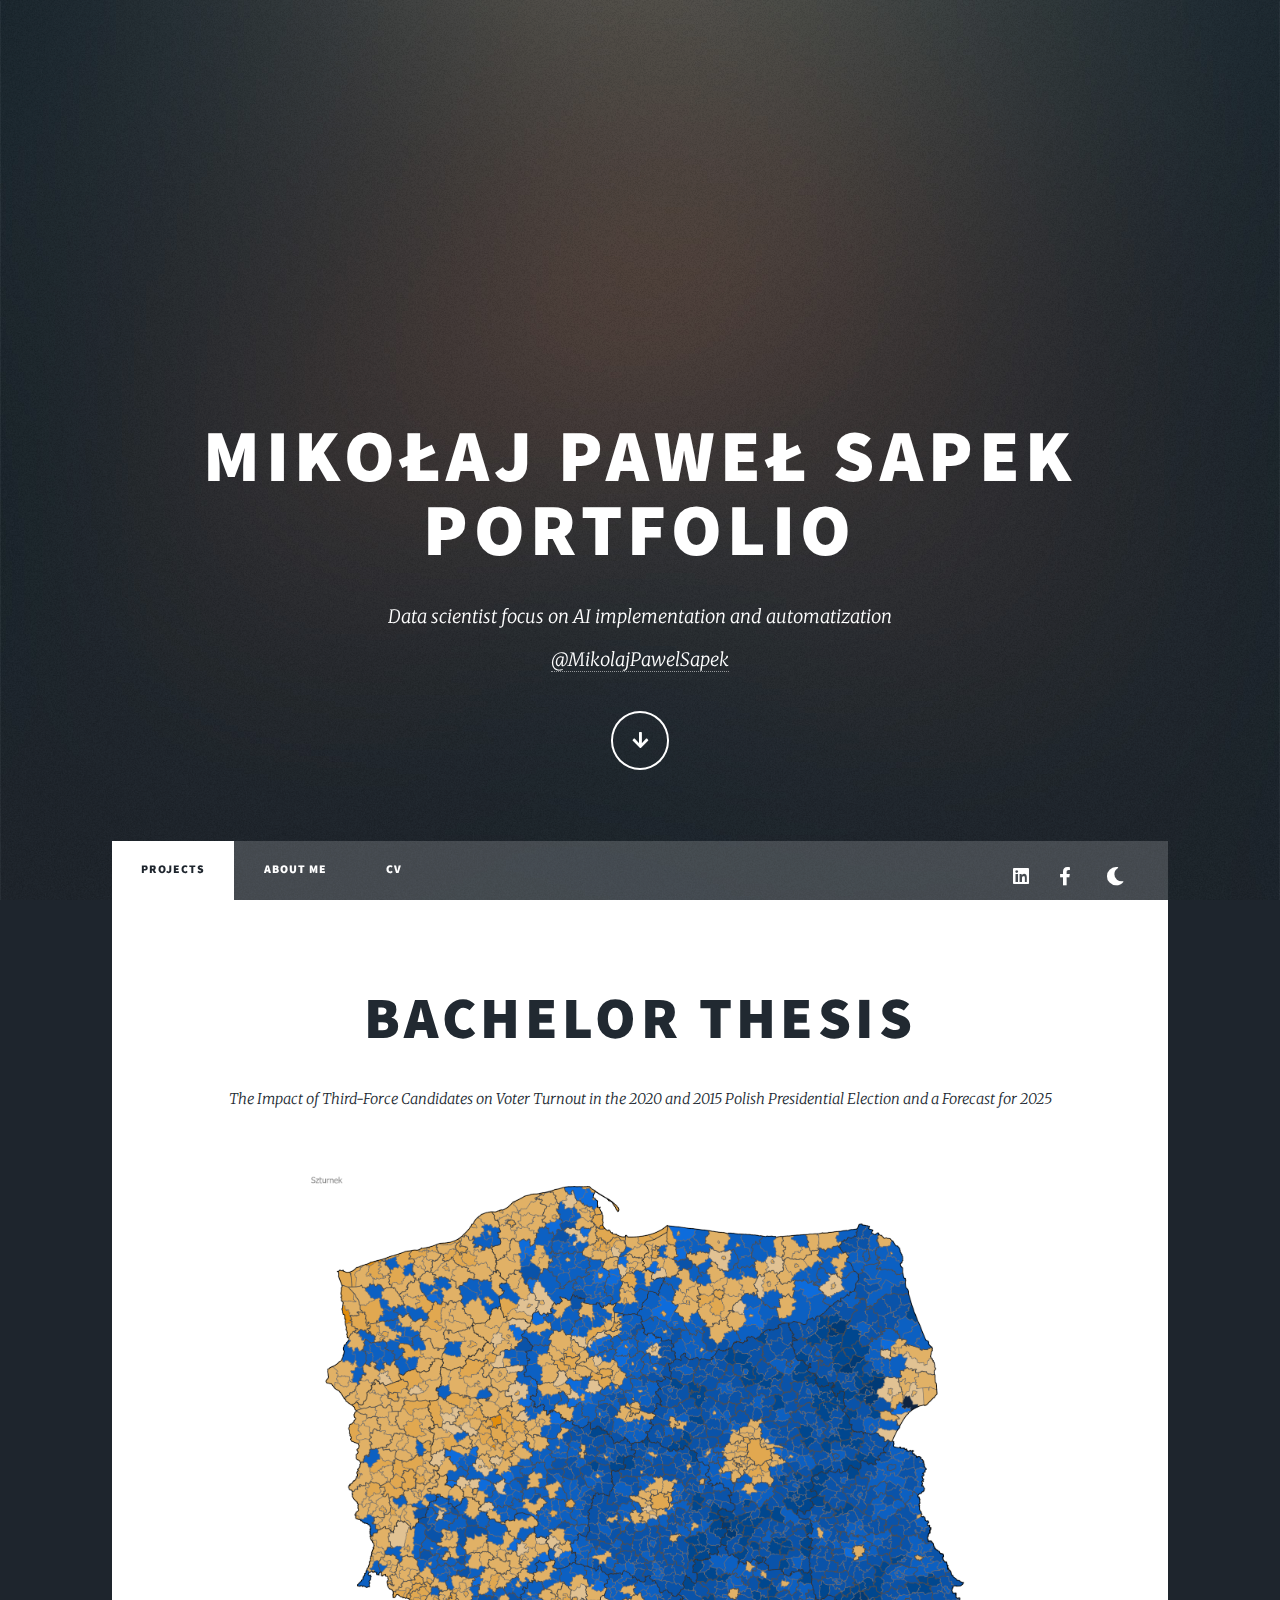
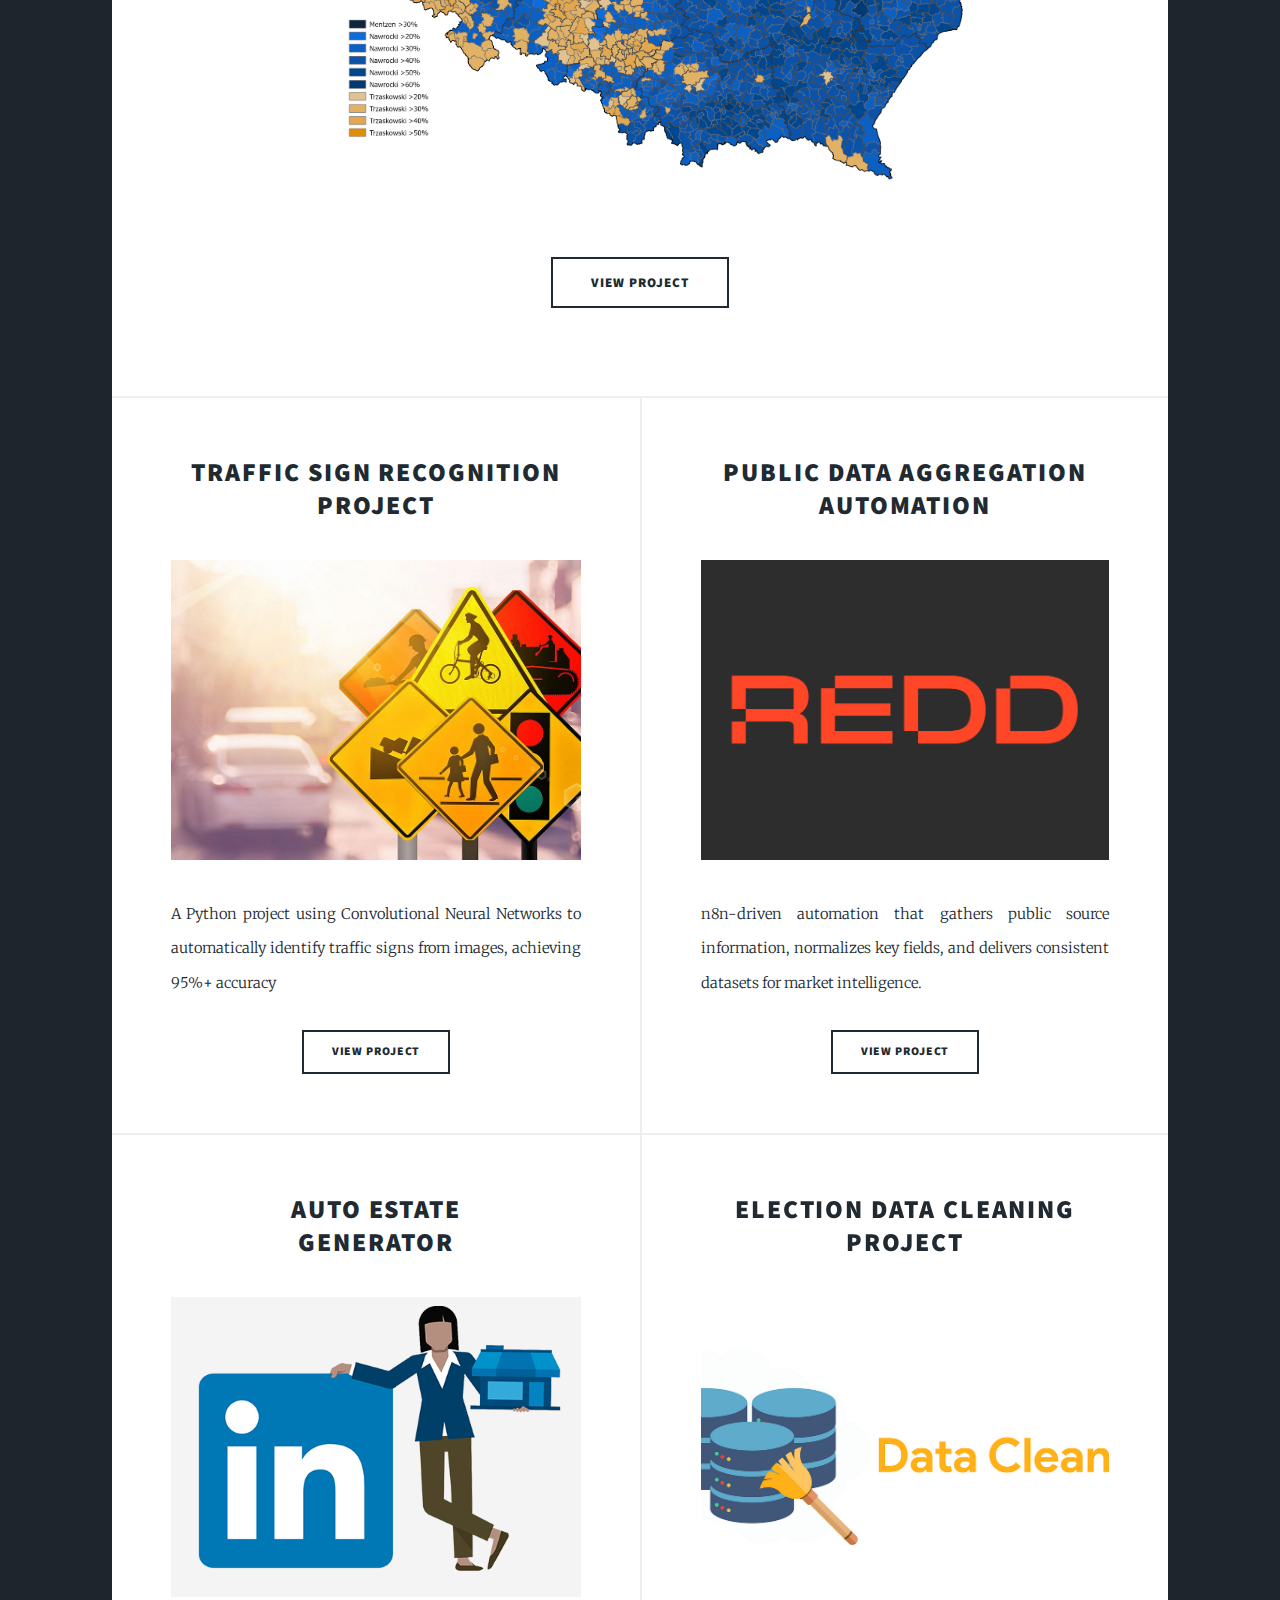
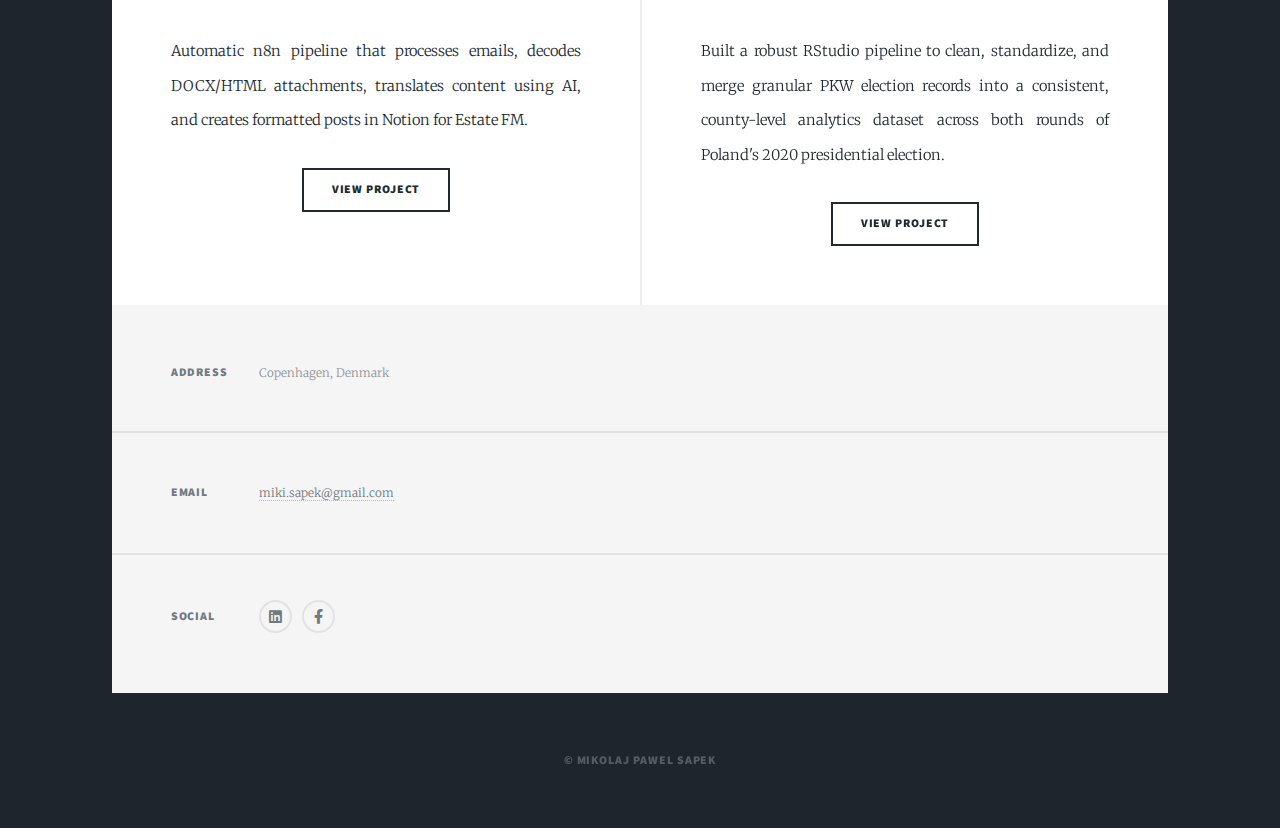
<file: index.html>
<!DOCTYPE HTML>
<!--
	Massively by HTML5 UP
	html5up.net | @ajlkn
	Free for personal and commercial use under the CCA 3.0 license (html5up.net/license)
-->
<html>
	<head>
		<title>Mikolaj Pawel Sapek Portfolio </title>
		<meta charset="utf-8" />
		<meta name="viewport" content="width=device-width, initial-scale=1, user-scalable=no" />
		<link rel="icon" type="image/png" sizes="32x32" href="favicon-32-rounded.png" />
		<link rel="icon" type="image/png" sizes="64x64" href="favicon-64-rounded.png" />
		<link rel="shortcut icon" type="image/png" href="favicon-32-rounded.png" />
		<link rel="stylesheet" href="assets/css/main.css" />
		<noscript><link rel="stylesheet" href="assets/css/noscript.css" /></noscript>
		<style>
			section.posts article .image.fit img {
				width: 100%;
				height: 300px;
				object-fit: cover;
				object-position: center;
				display: block;
				margin: 0 auto;
			}
			section.posts article .image.fit img[src="images/1599457609166.png"] {
				object-fit: contain;
				background-color: #f4f4f4;
			}
			article.post.featured .image.main img {
				margin: 0 auto;
				display: block;
			}
			
			/* Hover effects na karty projektów */
			section.posts article {
				transition: transform 0.3s ease, box-shadow 0.3s ease;
				transform: translateY(0);
			}
			
			section.posts article:hover {
				transform: translateY(-8px);
				box-shadow: 0 10px 30px rgba(0, 0, 0, 0.15);
			}
			
			article.post.featured {
				transition: transform 0.3s ease, box-shadow 0.3s ease;
			}
			
			article.post.featured:hover {
				transform: translateY(-5px);
				box-shadow: 0 8px 25px rgba(0, 0, 0, 0.12);
			}
			
			/* Dark Mode Styles */
			body.dark-mode {
				background-color: #1a1a1a;
				color: #e0e0e0;
			}
			
			body.dark-mode #main {
				background-color: #2a2a2a;
				color: #e0e0e0;
			}
			
			body.dark-mode #main > * {
				border-top-color: #404040;
			}
			
			body.dark-mode h1, body.dark-mode h2, body.dark-mode h3, 
			body.dark-mode h4, body.dark-mode h5, body.dark-mode h6 {
				color: #ffffff;
			}
			
			body.dark-mode a {
				color: #e0e0e0;
				border-bottom-color: rgba(224, 224, 224, 0.5);
			}
			
			body.dark-mode a:hover {
				color: #18bfef !important;
			}
			
			body.dark-mode #header {
				background-color: #1a1a1a;
			}
			
			body.dark-mode #nav {
				background-color: #1a1a1a;
			}
			
			body.dark-mode #footer {
				background-color: #1a1a1a;
				color: #e0e0e0;
			}
			
			body.dark-mode #copyright {
				background-color: #1a1a1a;
				color: #e0e0e0;
			}
			
			body.dark-mode section.posts article {
				background-color: #333333;
			}
			
			body.dark-mode section.posts article:hover {
				box-shadow: 0 10px 30px rgba(0, 0, 0, 0.4);
			}
			
			body.dark-mode #intro {
				background-color: #1a1a1a;
				color: #e0e0e0;
			}
			
			body.dark-mode .button {
				color: #ffffff !important;
				border-color: #ffffff !important;
				border-style: solid !important;
				box-shadow: inset 0 0 0 2px #ffffff !important;
			}
			
			body.dark-mode .button:hover {
				background-color: #ffffff !important;
				color: #1a1a1a !important;
				border-color: #ffffff !important;
				box-shadow: inset 0 0 0 2px #ffffff !important;
			}
			
			body.dark-mode strong, body.dark-mode b {
				color: #ffffff !important;
			}
			
			/* Dark mode toggle button */
			#dark-mode-toggle {
				transition: transform 0.2s ease;
				cursor: pointer;
			}
			
			#dark-mode-toggle:hover {
				transform: scale(1.1);
			}
		</style>
	</head>
	<body class="is-preload">

		<!-- Wrapper -->
			<div id="wrapper" class="fade-in">

				<!-- Intro -->
					<div id="intro">
						<h1>Mikołaj Paweł Sapek <br />
						Portfolio</h1>
						<p>Data scientist focus on AI implementation and automatization <a href="https://www.linkedin.com/in/miko%C5%82aj-pawe%C5%82-sapek-8b5633267/">
							<br /> @MikolajPawelSapek</a> 
						<ul class="actions">
							<li><a href="#header" class="button icon solid solo fa-arrow-down scrolly">Continue</a></li>
						</ul>
					</div>

				<!-- Header -->
					<header id="header">
						<a href="index.html" class="logo">Introduction</a>
					</header>

				<!-- Nav -->
					<nav id="nav">
						<ul class="links">
							<li class="active"><a href="index.html">Projects</a></li>
							<li><a href="aboutme.html">About Me</a></li>
							<li><a href="cv.html">CV</a></li>
						</ul>
						<ul class="icons">
							<li><a href="https://www.linkedin.com/in/miko%C5%82aj-pawe%C5%82-sapek-8b5633267/" class="icon brands alt fa-linkedin"><span class= "label">linkedinS</span></a></li>
							<li><a href="https://www.facebook.com/profile.php?id=100009058364906" class="icon brands fa-facebook-f"><span class="label">Facebook</span></a></li>
							<li id="dark-mode-toggle" style="cursor: pointer; padding: 0.5em;">
								<span class="icon solid fa-moon" id="dark-mode-icon"></span>
							</li>
						</ul>
					</nav>
					

				<!-- Main -->
					<div id="main">

						<!-- Featured Post -->
							<article class="post featured">
								<header class="major">
									<h2><a href="Projects/bachelor-thesis.html">Bachelor Thesis<br />
									</a></h2>
									<p>The Impact of Third-Force Candidates on Voter Turnout in the 2020 and 2015  Polish Presidential Election and a Forecast for 2025</p>
								</header>
								<a href="Projects/bachelor-thesis.html" class="image main"><img src="images/2025_Polish_presidential_election_-_1_rund_in_gminas.png" alt="Bachelor Thesis Project" style="max-width: 70%; margin: 0 auto; display: block;" /></a>
								<ul class="actions special">
									<li><a href="Projects/bachelor-thesis.html" class="button large">View project</a></li>
								</ul>
							</article>

						<!-- Posts -->
							<section class="posts">
								<article>
									<header>
										<h2><a href="Projects/traffic-sign.html">Traffic Sign Recognition<br />
                                         Project</a></h2>
									</header>
									<a href="Projects/traffic-sign.html" class="image fit"><img src="images/Traffic-sign-recognition-system-in-cars-_-Body-2-16-8-23-1024x640.jpg" alt="Traffic Sign Recognition Project" /></a>
									<p>A Python project using Convolutional Neural Networks to automatically identify traffic signs from images, achieving 95%+ accuracy</p>
									<ul class="actions special">
										<li><a href="Projects/traffic-sign.html" class="button">View Project</a></li>
									</ul>
								</article>
								<article>
									<header>
										<h2><a href="Projects/public-data-automation.html">Public Data Aggregation<br />
										Automation</a></h2>
									</header>
									<a href="Projects/public-data-automation.html" class="image fit"><img src="images/meta-image-redd.png" alt="Public Data Aggregation Automation" /></a>
									<p>n8n-driven automation that gathers public source information, normalizes key fields, and delivers consistent datasets for market intelligence.</p>
									<ul class="actions special">
										<li><a href="Projects/public-data-automation.html" class="button">View Project</a></li>
									</ul>
								</article>
								<article>
									<header>
										<h2><a href="Projects/auto-estate.html">Auto Estate<br />
										Generator</a></h2>
									</header>
									<a href="Projects/auto-estate.html" class="image fit"><img src="images/1599457609166.png" alt="Auto Estate Generator Project" /></a>
									<p>Automatic n8n pipeline that processes emails, decodes DOCX/HTML attachments, translates content using AI, and creates formatted posts in Notion for Estate FM.</p>
									<ul class="actions special">
										<li><a href="Projects/auto-estate.html" class="button">View Project</a></li>
									</ul>
								</article>
								<article>
									<header>
										<h2><a href="Projects/election-data.html">Election Data Cleaning<br />
										Project </a></h2>
									</header>
									<a href="Projects/election-data.html" class="image fit"><img src="images/1_aDiW2KddpHmTF3uAiibTCQ.png" alt="Election Data Cleaning Project" /></a>
									<p>Built a robust RStudio pipeline to clean, standardize, and merge granular PKW election records into a consistent, county-level analytics dataset across both rounds of Poland's 2020 presidential election.</p>
									<ul class="actions special">
										<li><a href="Projects/election-data.html" class="button">View Project</a></li>
									</ul>
								</article>

							</section>

					</div>

				<!-- Footer -->
					<footer id="footer">
						<section class="split contact">
							<section class="alt">
								<h3>Address</h3>
								<p>Copenhagen, Denmark<br />
								</p>
							</section>
							<section>
								<h3>Email</h3>
								<p><a href="#">miki.sapek@gmail.com</a></p>
							</section>
							<section>
								<h3>Social</h3>
								<ul class="icons alt">
									<li><a href="https://www.linkedin.com/in/miko%C5%82aj-pawe%C5%82-sapek-8b5633267/" class="icon brands alt fa-linkedin"><span class="label">LinkedIn</span></a></li>
									<li><a href="https://www.facebook.com/profile.php?id=100009058364906" class="icon brands fa-facebook-f"><span class="label">Facebook</span></a></li>
								</ul>
							</section>
						</section>
					</footer>

				<!-- Copyright -->
					<div id="copyright">
						<ul><li>&copy; Mikolaj Pawel Sapek</li></ul>
					</div>

			</div>

		<!-- Scripts -->
			<script src="assets/js/jquery.min.js"></script>
			<script src="assets/js/jquery.scrollex.min.js"></script>
			<script src="assets/js/jquery.scrolly.min.js"></script>
			<script src="assets/js/browser.min.js"></script>
			<script src="assets/js/breakpoints.min.js"></script>
			<script src="assets/js/util.js"></script>
			<script src="assets/js/main.js"></script>
			
			<script>
			// Smooth Scroll
			document.querySelectorAll('a[href^="#"]').forEach(anchor => {
				anchor.addEventListener('click', function (e) {
					e.preventDefault();
					const target = document.querySelector(this.getAttribute('href'));
					if (target) {
						target.scrollIntoView({
							behavior: 'smooth',
							block: 'start'
						});
					}
				});
			});

			// Smooth scroll dla całej strony
			document.documentElement.style.scrollBehavior = 'smooth';

			// Dark Mode Toggle
			(function() {
				const darkModeToggle = document.getElementById('dark-mode-toggle');
				const darkModeIcon = document.getElementById('dark-mode-icon');
				
				// Check for saved theme preference or default to light mode
				const currentTheme = localStorage.getItem('theme') || 'light';
				
				if (currentTheme === 'dark') {
					document.body.classList.add('dark-mode');
					if (darkModeIcon) {
						darkModeIcon.classList.remove('fa-moon');
						darkModeIcon.classList.add('fa-sun');
					}
				}
				
				if (darkModeToggle && darkModeIcon) {
					darkModeToggle.addEventListener('click', function() {
						document.body.classList.toggle('dark-mode');
						
						if (document.body.classList.contains('dark-mode')) {
							localStorage.setItem('theme', 'dark');
							darkModeIcon.classList.remove('fa-moon');
							darkModeIcon.classList.add('fa-sun');
						} else {
							localStorage.setItem('theme', 'light');
							darkModeIcon.classList.remove('fa-sun');
							darkModeIcon.classList.add('fa-moon');
						}
					});
				}
			})();

			// Active Navigation Highlight on Scroll
			(function() {
				const sections = document.querySelectorAll('section[id], article[id]');
				const navLinks = document.querySelectorAll('#nav .links a');
				
				function highlightNav() {
					let current = '';
					const scrollY = window.pageYOffset || window.scrollY;
					
					sections.forEach(section => {
						const sectionTop = section.offsetTop;
						const sectionHeight = section.clientHeight;
						if (scrollY >= sectionTop - 200) {
							current = section.getAttribute('id');
						}
					});
					
					navLinks.forEach(link => {
						link.classList.remove('active');
						if (link.getAttribute('href') === `#${current}` || 
							(current === '' && link.getAttribute('href') === 'index.html')) {
							link.classList.add('active');
						}
					});
				}
				
				window.addEventListener('scroll', highlightNav);
				highlightNav(); // Run on page load
			})();
			</script>

	</body>
</html>
</file>
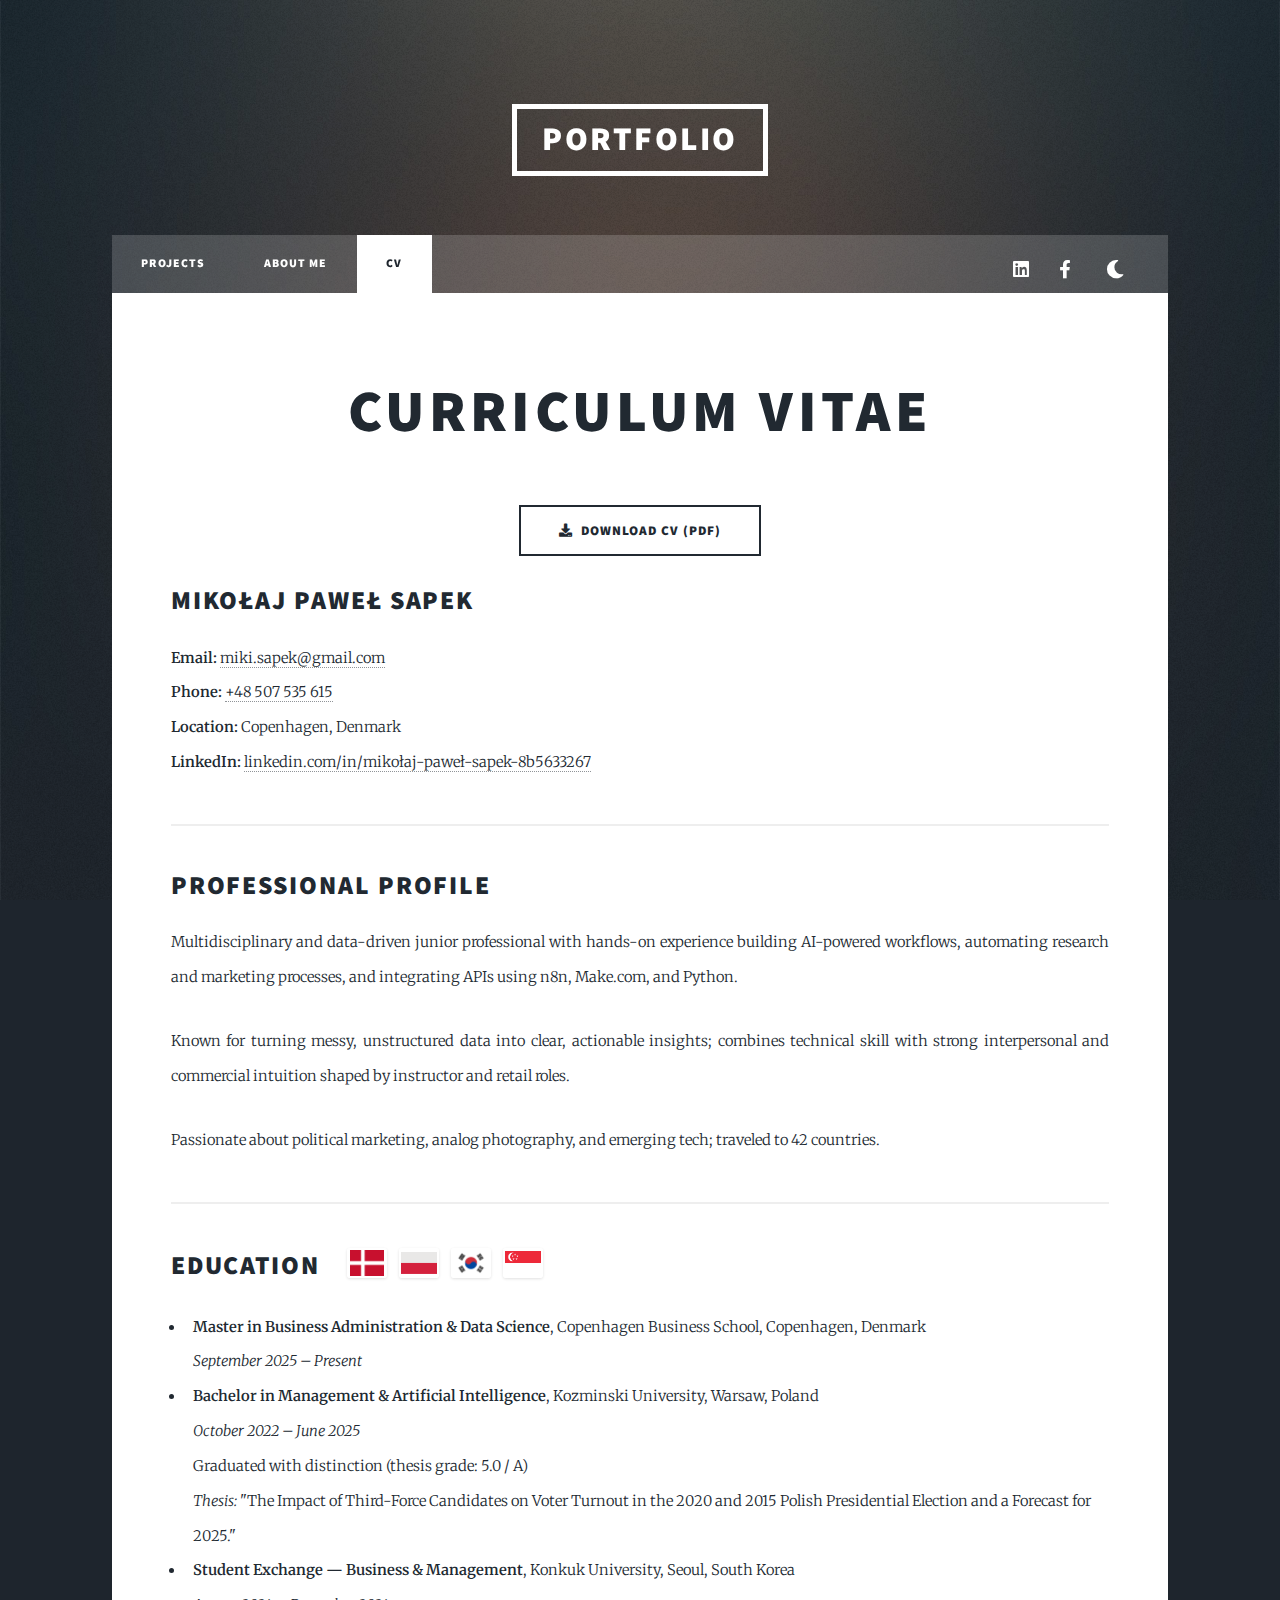
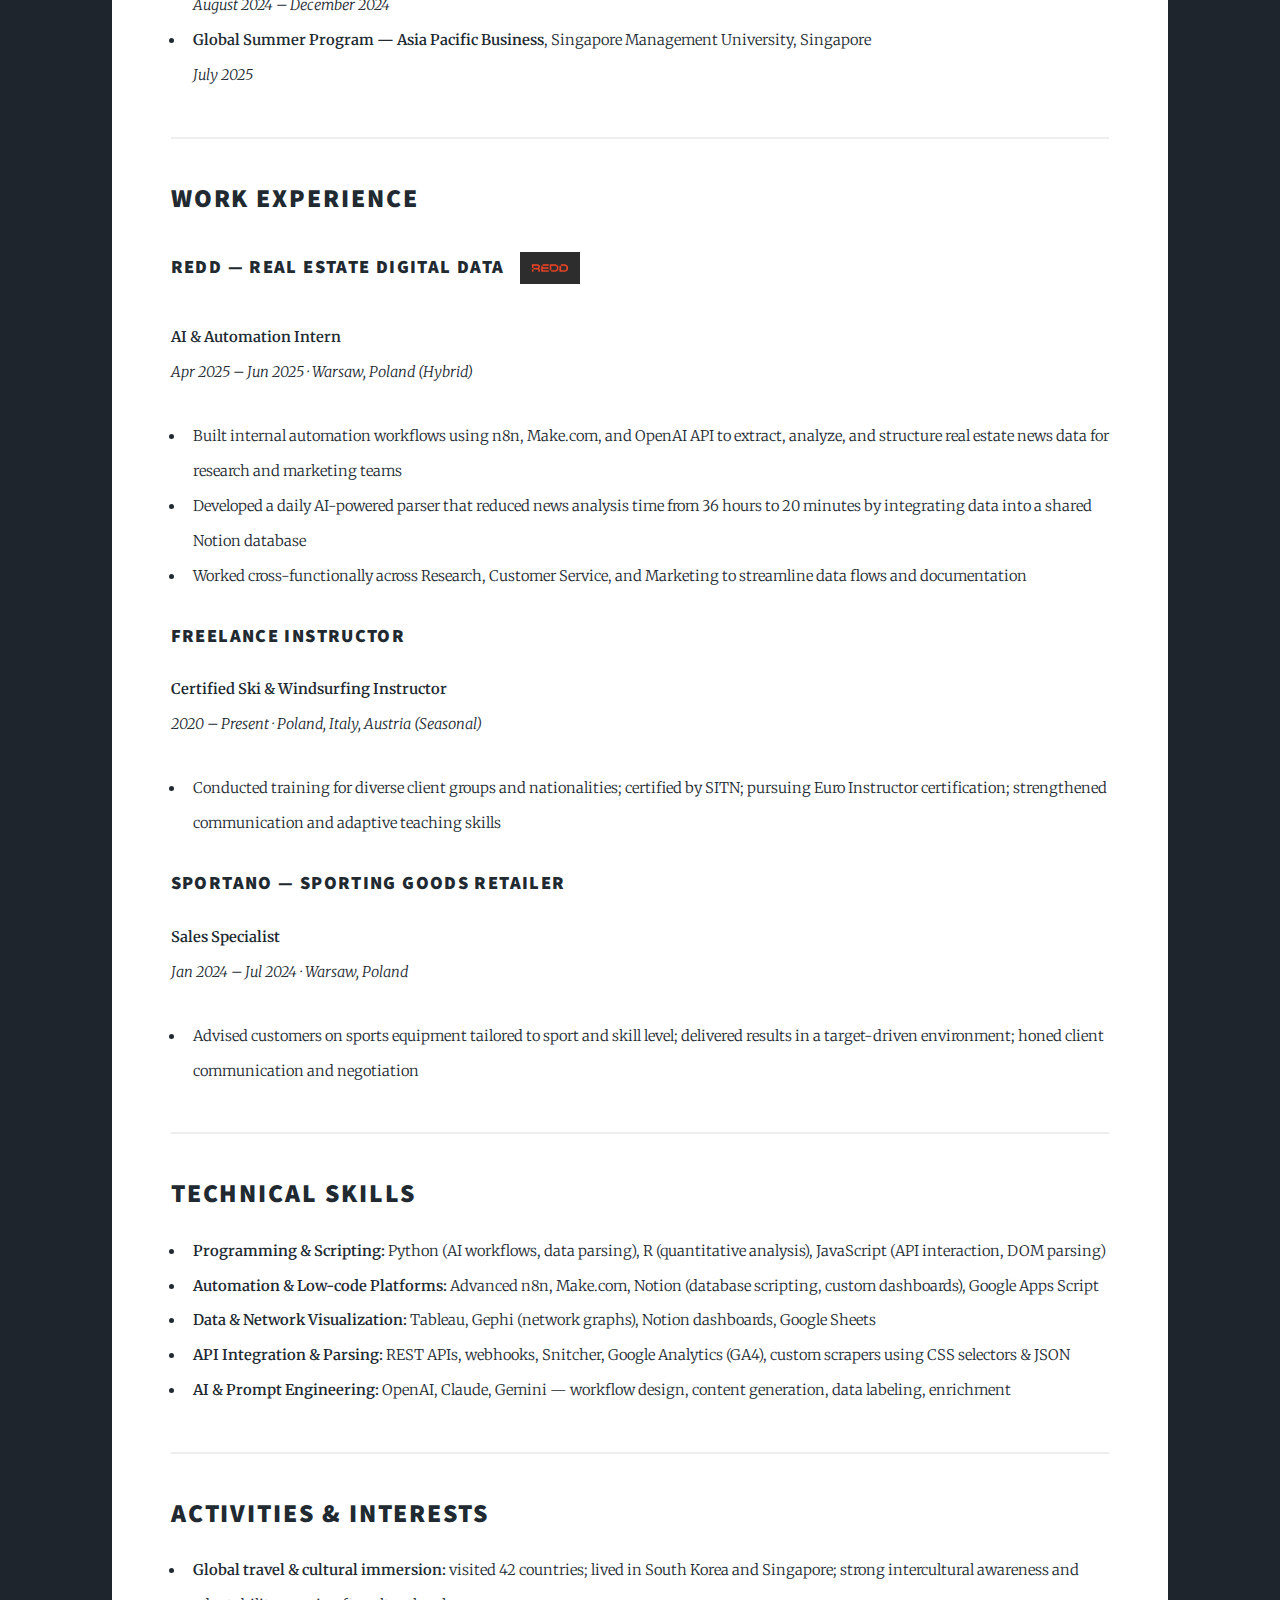
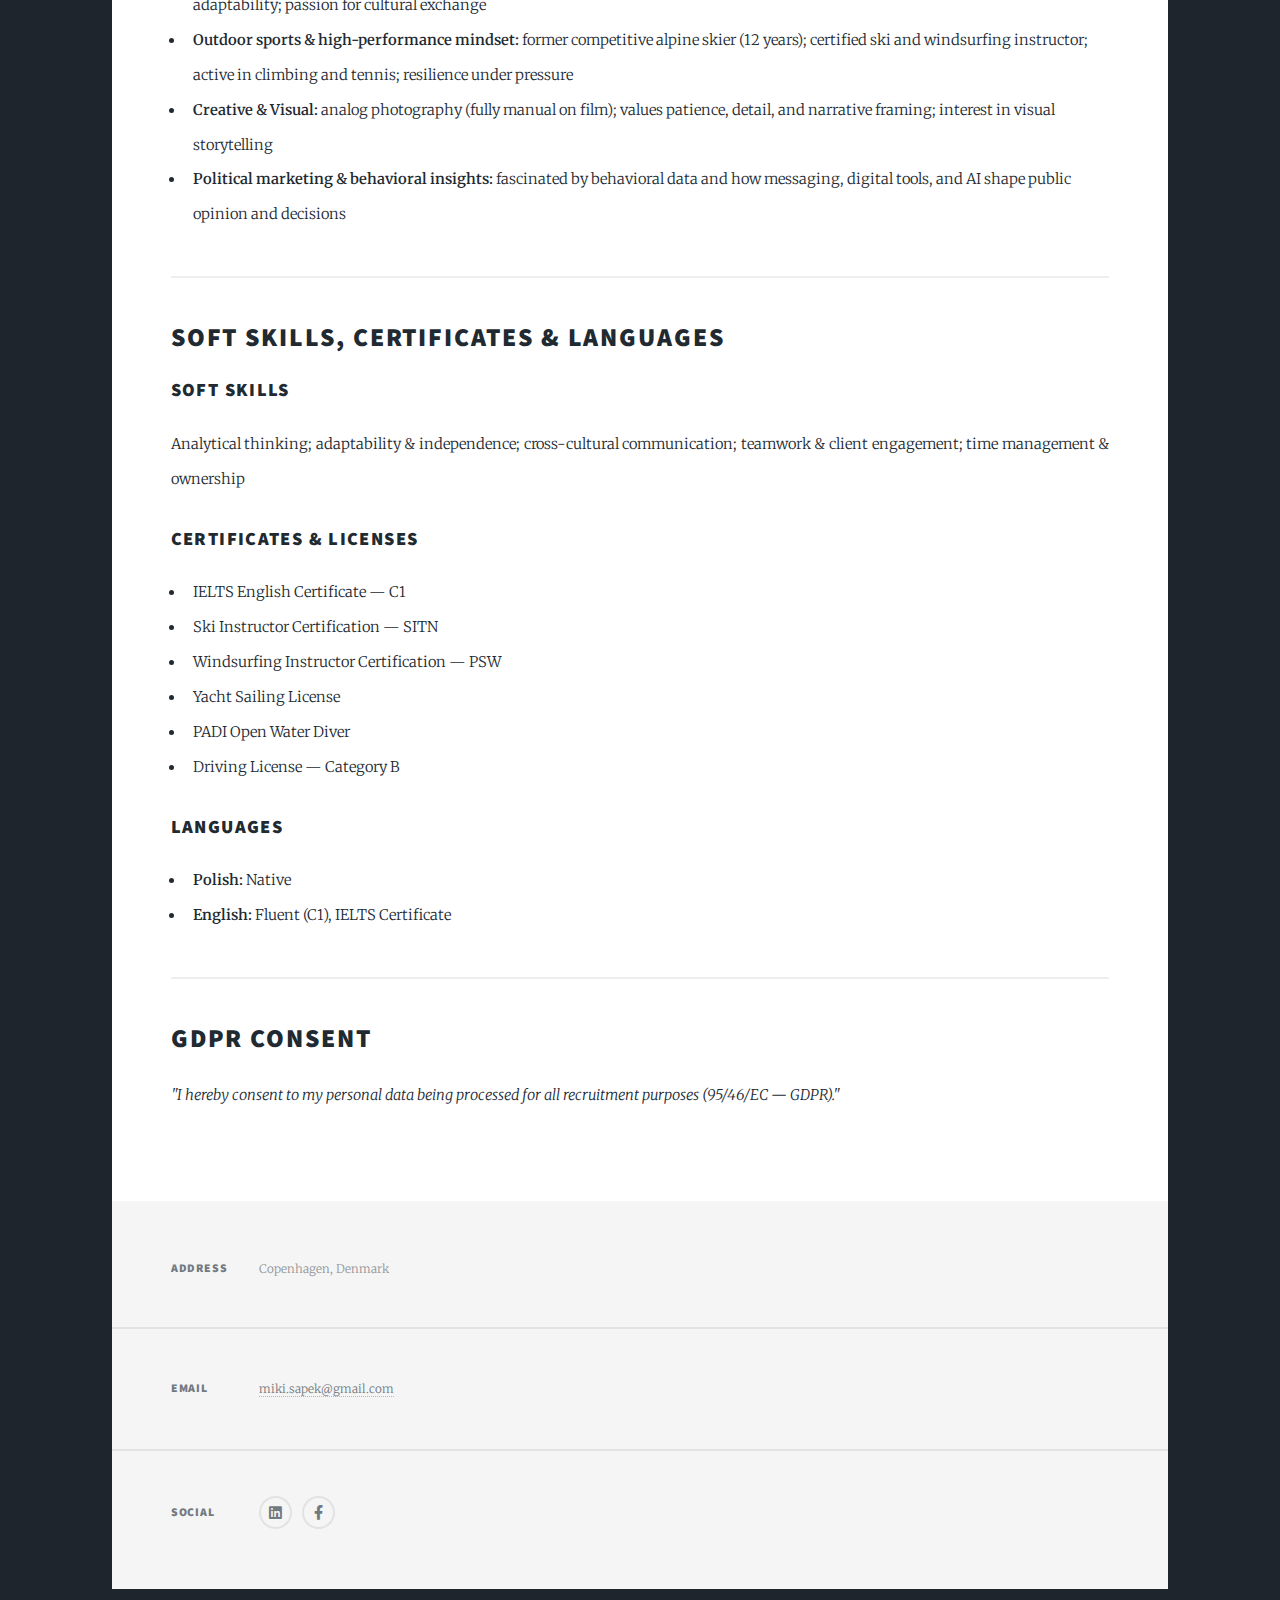
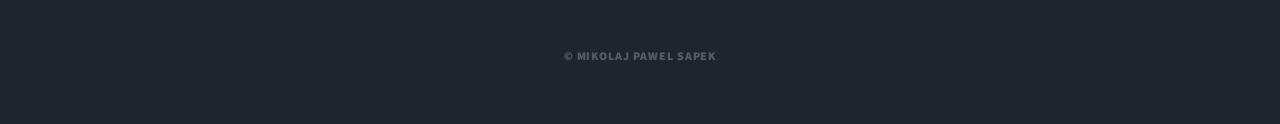
<file: cv.html>
<!DOCTYPE HTML>
<!--
	Massively by HTML5 UP
	html5up.net | @ajlkn
	Free for personal and commercial use under the CCA 3.0 license (html5up.net/license)
-->
<html>
	<head>
		<title>CV - Mikolaj Pawel Sapek Portfolio</title>
		<meta charset="utf-8" />
		<meta name="viewport" content="width=device-width, initial-scale=1, user-scalable=no" />
		<link rel="icon" type="image/png" sizes="32x32" href="favicon-32-rounded.png" />
		<link rel="icon" type="image/png" sizes="64x64" href="favicon-64-rounded.png" />
		<link rel="shortcut icon" type="image/png" href="favicon-32-rounded.png" />
		<link rel="stylesheet" href="assets/css/main.css" />
		<noscript><link rel="stylesheet" href="assets/css/noscript.css" /></noscript>
		<style>
			.education-flags {
				display: inline-block;
				margin-left: 15px;
				vertical-align: middle;
			}
			.education-flags img {
				width: 40px;
				height: 30px;
				object-fit: contain;
				margin-left: 5px;
				border-radius: 3px;
				background-color: rgba(255, 255, 255, 0.85);
				padding: 2px;
				box-shadow: 0 1px 3px rgba(0, 0, 0, 0.12);
			}
			.education-item {
				position: relative;
			}
			.company-logo {
				display: inline-block;
				vertical-align: middle;
				margin-left: 10px;
				width: 60px;
				height: 60px;
				object-fit: contain;
			}
			
			/* Dark Mode Styles */
			body.dark-mode {
				background-color: #1a1a1a;
				color: #e0e0e0;
			}
			
			body.dark-mode #main {
				background-color: #2a2a2a;
				color: #e0e0e0;
			}
			
			body.dark-mode #main > * {
				border-top-color: #404040;
			}
			
			body.dark-mode h1, body.dark-mode h2, body.dark-mode h3, 
			body.dark-mode h4, body.dark-mode h5, body.dark-mode h6 {
				color: #ffffff;
			}
			
			body.dark-mode a {
				color: #e0e0e0;
				border-bottom-color: rgba(224, 224, 224, 0.5);
			}
			
			body.dark-mode a:hover {
				color: #18bfef !important;
			}
			
			body.dark-mode #header {
				background-color: #1a1a1a;
			}
			
			body.dark-mode #nav {
				background-color: #1a1a1a;
			}
			
			body.dark-mode #footer {
				background-color: #1a1a1a;
				color: #e0e0e0;
			}
			
			body.dark-mode #copyright {
				background-color: #1a1a1a;
				color: #e0e0e0;
			}
			
			body.dark-mode .button {
				color: #ffffff !important;
				border-color: #ffffff !important;
				border-style: solid !important;
				box-shadow: inset 0 0 0 2px #ffffff !important;
			}
			
			body.dark-mode .button:hover {
				background-color: #ffffff !important;
				color: #1a1a1a !important;
				border-color: #ffffff !important;
				box-shadow: inset 0 0 0 2px #ffffff !important;
			}
			
			body.dark-mode strong, body.dark-mode b {
				color: #ffffff !important;
			}
			
			/* Dark mode toggle button */
			#dark-mode-toggle {
				transition: transform 0.2s ease;
				cursor: pointer;
			}
			
			#dark-mode-toggle:hover {
				transform: scale(1.1);
			}
		</style>
	</head>
	<body class="is-preload">

		<!-- Wrapper -->
			<div id="wrapper">

				<!-- Header -->
					<header id="header">
						<a href="index.html" class="logo">Portfolio</a>
					</header>

				<!-- Nav -->
					<nav id="nav">
						<ul class="links">
							<li><a href="index.html">Projects</a></li>
							<li><a href="aboutme.html">About Me</a></li>
							<li class="active"><a href="cv.html">CV</a></li>
						</ul>
						<ul class="icons">
							<li><a href="https://www.linkedin.com/in/miko%C5%82aj-pawe%C5%82-sapek-8b5633267/" class="icon brands alt fa-linkedin"><span class="label">LinkedIn</span></a></li>
							<li><a href="https://www.facebook.com/profile.php?id=100009058364906" class="icon brands fa-facebook-f"><span class="label">Facebook</span></a></li>
							<li id="dark-mode-toggle" style="cursor: pointer; padding: 0.5em;">
								<span class="icon solid fa-moon" id="dark-mode-icon"></span>
							</li>
						</ul>
					</nav>

				<!-- Main -->
					<div id="main">

						<!-- Post -->
							<section class="post">
								<header class="major">
									<h1>Curriculum Vitae</h1>
								</header>
								
								<ul class="actions special" style="margin-bottom: 2em;">
									<li><a href="files/CV-Mikolaj-Pawel-Sapek.pdf" class="button large icon solid fa-download" download>Download CV (PDF)</a></li>
								</ul>
								
								<h2>Mikołaj Paweł Sapek</h2>
								<p><strong>Email:</strong> <a href="mailto:miki.sapek@gmail.com">miki.sapek@gmail.com</a><br />
								<strong>Phone:</strong> <a href="tel:+48507535615">+48 507 535 615</a><br />
								<strong>Location:</strong> Copenhagen, Denmark<br />
								<strong>LinkedIn:</strong> <a href="https://www.linkedin.com/in/miko%C5%82aj-pawe%C5%82-sapek-8b5633267/" target="_blank">linkedin.com/in/mikołaj-paweł-sapek-8b5633267</a></p>
								
								<hr />
								
								<h2>Professional Profile</h2>
								<p>Multidisciplinary and data-driven junior professional with hands-on experience building AI-powered workflows, automating research and marketing processes, and integrating APIs using n8n, Make.com, and Python.</p>
								<p>Known for turning messy, unstructured data into clear, actionable insights; combines technical skill with strong interpersonal and commercial intuition shaped by instructor and retail roles.</p>
								<p>Passionate about political marketing, analog photography, and emerging tech; traveled to 42 countries.</p>
								
								<hr />
								
								<h2>Education <span class="education-flags">
									<img src="images/flags/Flag_of_Denmark.svg.webp" alt="Denmark" />
									<img src="images/flags/Flag_of_Poland_(normative).svg.webp" alt="Poland" />
									<img src="images/flags/Flag_of_South_Korea.svg.webp" alt="South Korea" />
									<img src="images/flags/Flag_of_Singapore.svg.webp" alt="Singapore" />
								</span></h2>
								<ul>
									<li class="education-item"><strong>Master in Business Administration & Data Science</strong>, Copenhagen Business School, Copenhagen, Denmark<br />
									<em>September 2025 – Present</em></li>
									<li class="education-item"><strong>Bachelor in Management & Artificial Intelligence</strong>, Kozminski University, Warsaw, Poland<br />
									<em>October 2022 – June 2025</em><br />
									Graduated with distinction (thesis grade: 5.0 / A)<br />
									<em>Thesis:</em> "The Impact of Third-Force Candidates on Voter Turnout in the 2020 and 2015 Polish Presidential Election and a Forecast for 2025."</li>
									<li class="education-item"><strong>Student Exchange — Business & Management</strong>, Konkuk University, Seoul, South Korea<br />
									<em>August 2024 – December 2024</em></li>
									<li class="education-item"><strong>Global Summer Program — Asia Pacific Business</strong>, Singapore Management University, Singapore<br />
									<em>July 2025</em></li>
								</ul>
								
								<hr />
								
								<h2>Work Experience</h2>
								
								<h3>REDD — Real Estate Digital Data <img src="images/meta-image-redd.png" alt="REDD Logo" class="company-logo" /></h3>
								<p><strong>AI & Automation Intern</strong><br />
								<em>Apr 2025 – Jun 2025 · Warsaw, Poland (Hybrid)</em></p>
								<ul>
									<li>Built internal automation workflows using n8n, Make.com, and OpenAI API to extract, analyze, and structure real estate news data for research and marketing teams</li>
									<li>Developed a daily AI-powered parser that reduced news analysis time from 36 hours to 20 minutes by integrating data into a shared Notion database</li>
									<li>Worked cross-functionally across Research, Customer Service, and Marketing to streamline data flows and documentation</li>
								</ul>
								
								<h3>Freelance Instructor</h3>
								<p><strong>Certified Ski & Windsurfing Instructor</strong><br />
								<em>2020 – Present · Poland, Italy, Austria (Seasonal)</em></p>
								<ul>
									<li>Conducted training for diverse client groups and nationalities; certified by SITN; pursuing Euro Instructor certification; strengthened communication and adaptive teaching skills</li>
								</ul>
								
								<h3>Sportano — Sporting Goods Retailer</h3>
								<p><strong>Sales Specialist</strong><br />
								<em>Jan 2024 – Jul 2024 · Warsaw, Poland</em></p>
								<ul>
									<li>Advised customers on sports equipment tailored to sport and skill level; delivered results in a target-driven environment; honed client communication and negotiation</li>
								</ul>
								
								<hr />
								
								<h2>Technical Skills</h2>
								<ul>
									<li><strong>Programming & Scripting:</strong> Python (AI workflows, data parsing), R (quantitative analysis), JavaScript (API interaction, DOM parsing)</li>
									<li><strong>Automation & Low-code Platforms:</strong> Advanced n8n, Make.com, Notion (database scripting, custom dashboards), Google Apps Script</li>
									<li><strong>Data & Network Visualization:</strong> Tableau, Gephi (network graphs), Notion dashboards, Google Sheets</li>
									<li><strong>API Integration & Parsing:</strong> REST APIs, webhooks, Snitcher, Google Analytics (GA4), custom scrapers using CSS selectors & JSON</li>
									<li><strong>AI & Prompt Engineering:</strong> OpenAI, Claude, Gemini — workflow design, content generation, data labeling, enrichment</li>
								</ul>
								
								<hr />
								
								<h2>Activities & Interests</h2>
								<ul>
									<li><strong>Global travel & cultural immersion:</strong> visited 42 countries; lived in South Korea and Singapore; strong intercultural awareness and adaptability; passion for cultural exchange</li>
									<li><strong>Outdoor sports & high-performance mindset:</strong> former competitive alpine skier (12 years); certified ski and windsurfing instructor; active in climbing and tennis; resilience under pressure</li>
									<li><strong>Creative & Visual:</strong> analog photography (fully manual on film); values patience, detail, and narrative framing; interest in visual storytelling</li>
									<li><strong>Political marketing & behavioral insights:</strong> fascinated by behavioral data and how messaging, digital tools, and AI shape public opinion and decisions</li>
								</ul>
								
								<hr />
								
								<h2>Soft Skills, Certificates & Languages</h2>
								
								<h3>Soft Skills</h3>
								<p>Analytical thinking; adaptability & independence; cross‑cultural communication; teamwork & client engagement; time management & ownership</p>
								
								<h3>Certificates & Licenses</h3>
								<ul>
									<li>IELTS English Certificate — C1</li>
									<li>Ski Instructor Certification — SITN</li>
									<li>Windsurfing Instructor Certification — PSW</li>
									<li>Yacht Sailing License</li>
									<li>PADI Open Water Diver</li>
									<li>Driving License — Category B</li>
								</ul>
								
								<h3>Languages</h3>
								<ul>
									<li><strong>Polish:</strong> Native</li>
									<li><strong>English:</strong> Fluent (C1), IELTS Certificate</li>
								</ul>
								
								<hr />
								
								<h2>GDPR Consent</h2>
								<p><em>"I hereby consent to my personal data being processed for all recruitment purposes (95/46/EC — GDPR)."</em></p>
							</section>

					</div>

				<!-- Footer -->
					<footer id="footer">
						<section class="split contact">
							<section class="alt">
								<h3>Address</h3>
								<p>Copenhagen, Denmark<br />
								</p>
							</section>
							<section>
								<h3>Email</h3>
								<p><a href="#">miki.sapek@gmail.com</a></p>
							</section>
							<section>
								<h3>Social</h3>
								<ul class="icons alt">
									<li><a href="https://www.linkedin.com/in/miko%C5%82aj-pawe%C5%82-sapek-8b5633267/" class="icon brands alt fa-linkedin"><span class="label">LinkedIn</span></a></li>
									<li><a href="https://www.facebook.com/profile.php?id=100009058364906" class="icon brands fa-facebook-f"><span class="label">Facebook</span></a></li>
								</ul>
							</section>
						</section>
					</footer>

				<!-- Copyright -->
					<div id="copyright">
						<ul><li>&copy; Mikolaj Pawel Sapek</li></ul>
					</div>

			</div>

		<!-- Scripts -->
			<script src="assets/js/jquery.min.js"></script>
			<script src="assets/js/jquery.scrollex.min.js"></script>
			<script src="assets/js/jquery.scrolly.min.js"></script>
			<script src="assets/js/browser.min.js"></script>
			<script src="assets/js/breakpoints.min.js"></script>
			<script src="assets/js/util.js"></script>
			<script src="assets/js/main.js"></script>
			
			<script>
			// Smooth scroll dla całej strony
			document.documentElement.style.scrollBehavior = 'smooth';

			// Dark Mode Toggle
			(function() {
				const darkModeToggle = document.getElementById('dark-mode-toggle');
				const darkModeIcon = document.getElementById('dark-mode-icon');
				
				// Check for saved theme preference or default to light mode
				const currentTheme = localStorage.getItem('theme') || 'light';
				
				if (currentTheme === 'dark') {
					document.body.classList.add('dark-mode');
					if (darkModeIcon) {
						darkModeIcon.classList.remove('fa-moon');
						darkModeIcon.classList.add('fa-sun');
					}
				}
				
				if (darkModeToggle && darkModeIcon) {
					darkModeToggle.addEventListener('click', function() {
						document.body.classList.toggle('dark-mode');
						
						if (document.body.classList.contains('dark-mode')) {
							localStorage.setItem('theme', 'dark');
							darkModeIcon.classList.remove('fa-moon');
							darkModeIcon.classList.add('fa-sun');
						} else {
							localStorage.setItem('theme', 'light');
							darkModeIcon.classList.remove('fa-sun');
							darkModeIcon.classList.add('fa-moon');
						}
					});
				}
			})();
			</script>

	</body>
</html>
</file>
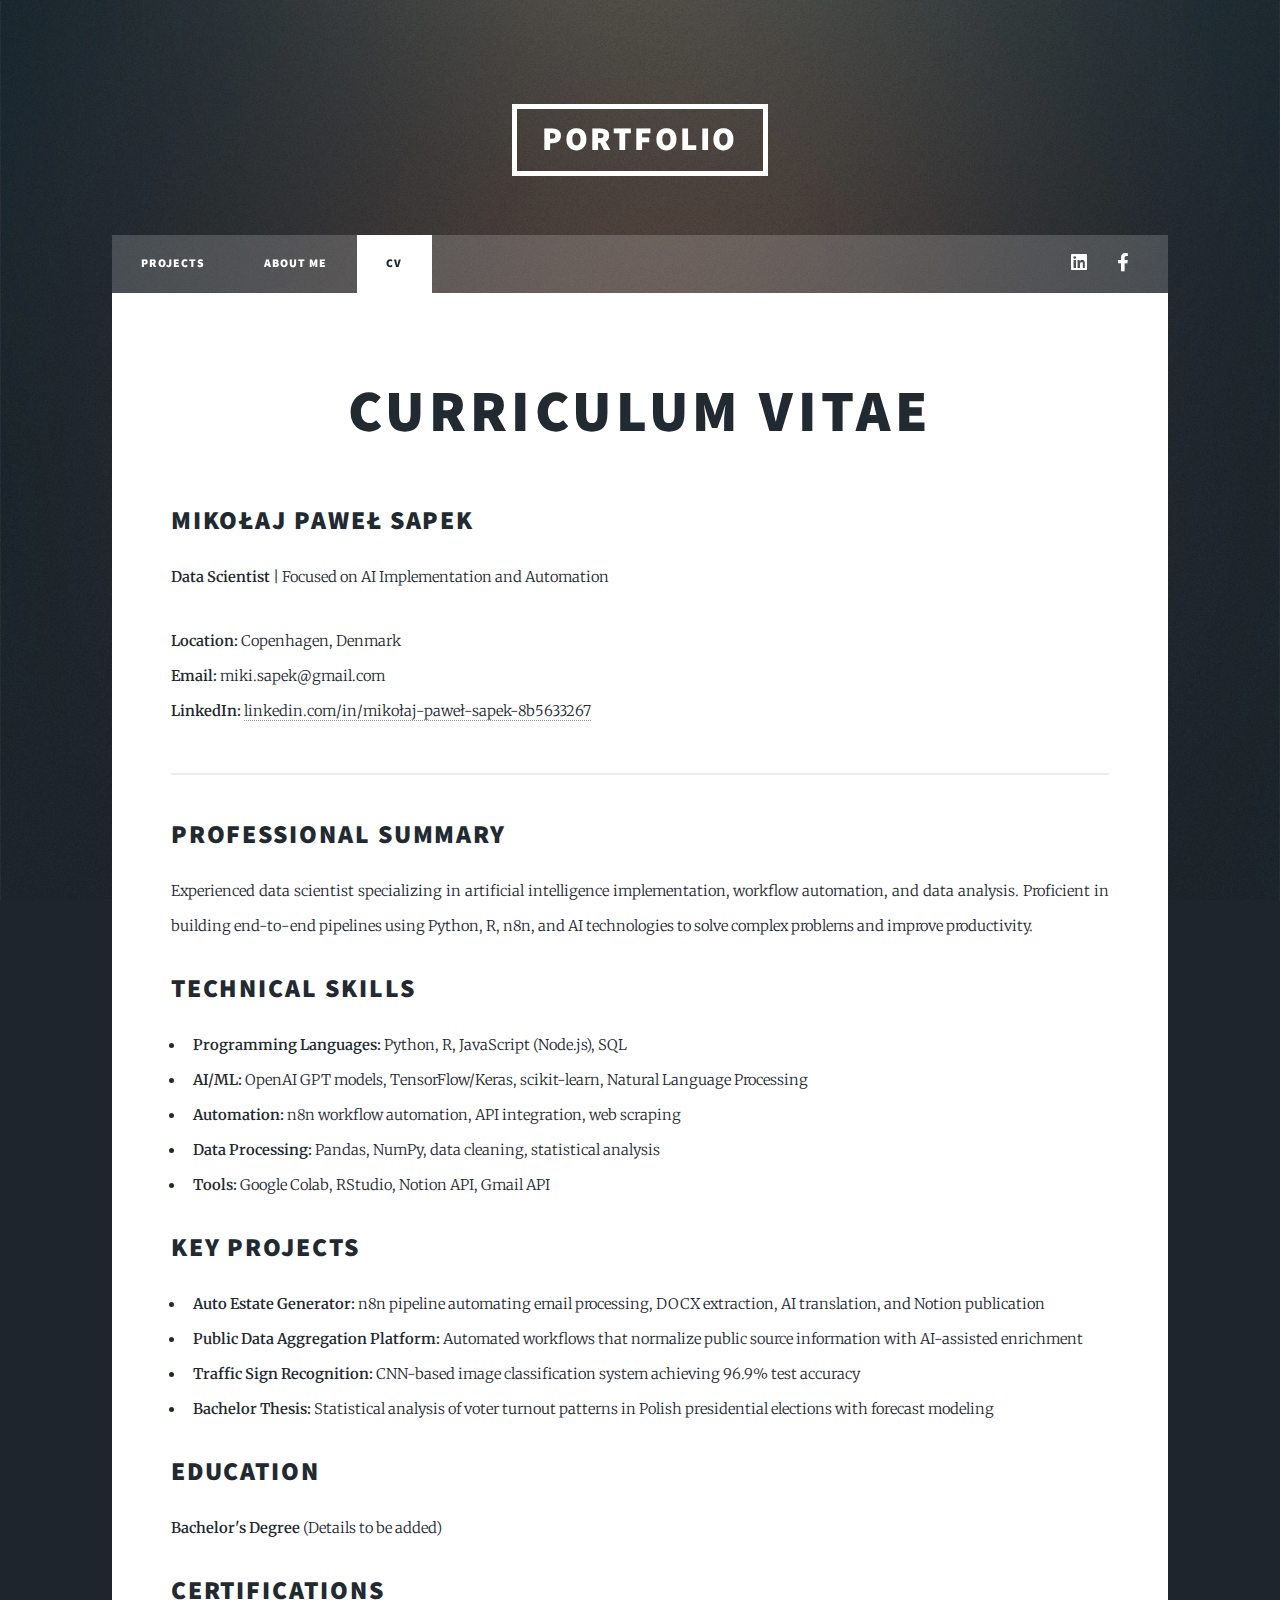
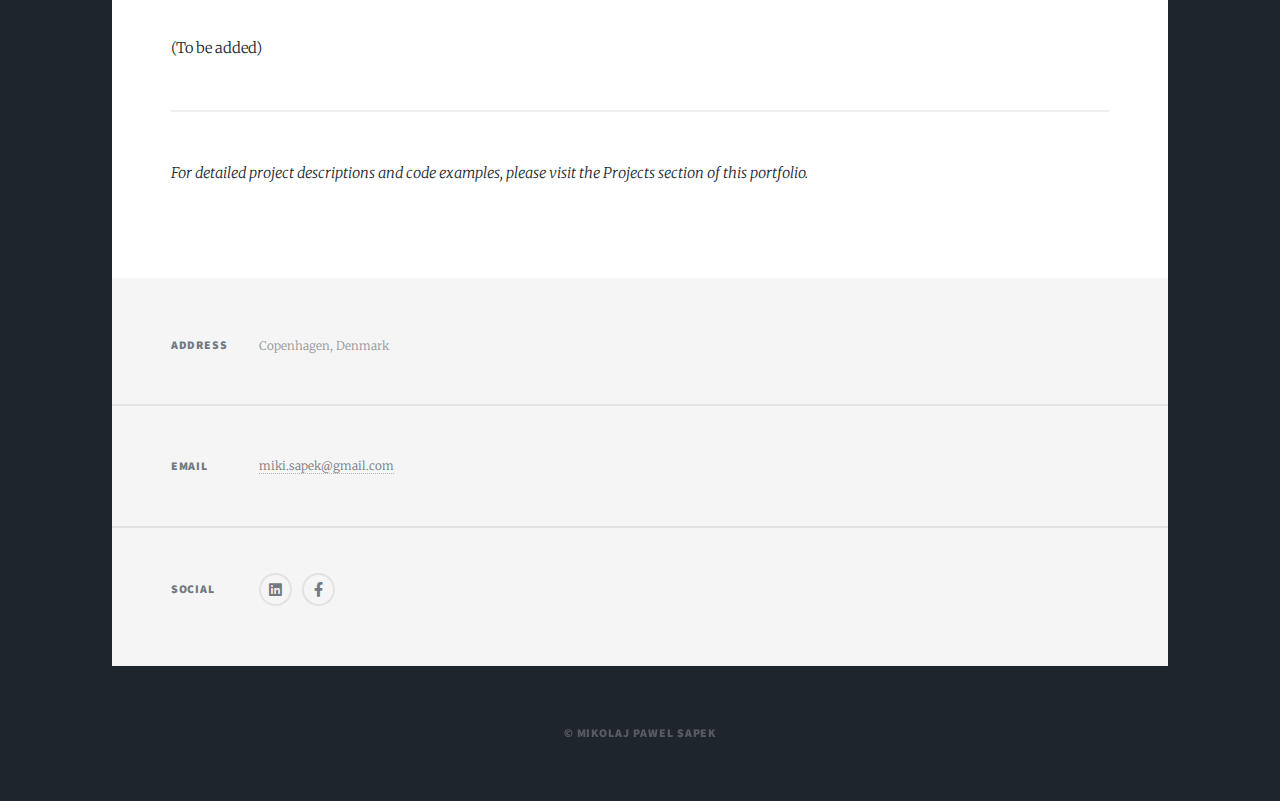
<file: elements.html>
<!DOCTYPE HTML>
<!--
	Massively by HTML5 UP
	html5up.net | @ajlkn
	Free for personal and commercial use under the CCA 3.0 license (html5up.net/license)
-->
<html>
	<head>
		<title>CV - Mikolaj Pawel Sapek Portfolio</title>
		<meta charset="utf-8" />
		<meta name="viewport" content="width=device-width, initial-scale=1, user-scalable=no" />
		<link rel="icon" type="image/png" sizes="32x32" href="favicon-32-rounded.png" />
		<link rel="icon" type="image/png" sizes="64x64" href="favicon-64-rounded.png" />
		<link rel="shortcut icon" type="image/png" href="favicon-32-rounded.png" />
		<link rel="stylesheet" href="assets/css/main.css" />
		<noscript><link rel="stylesheet" href="assets/css/noscript.css" /></noscript>
	</head>
	<body class="is-preload">

		<!-- Wrapper -->
			<div id="wrapper">

				<!-- Header -->
					<header id="header">
						<a href="index.html" class="logo">Portfolio</a>
					</header>

				<!-- Nav -->
					<nav id="nav">
						<ul class="links">
							<li><a href="index.html">Projects</a></li>
							<li><a href="aboutme.html">About Me</a></li>
							<li class="active"><a href="cv.html">CV</a></li>
						</ul>
						<ul class="icons">
							<li><a href="https://www.linkedin.com/in/miko%C5%82aj-pawe%C5%82-sapek-8b5633267/" class="icon brands alt fa-linkedin"><span class="label">LinkedIn</span></a></li>
							<li><a href="https://www.facebook.com/profile.php?id=100009058364906" class="icon brands fa-facebook-f"><span class="label">Facebook</span></a></li>
						</ul>
					</nav>

				<!-- Main -->
					<div id="main">

						<!-- Post -->
							<section class="post">
								<header class="major">
									<h1>Curriculum Vitae</h1>
								</header>

								<h2>Mikołaj Paweł Sapek</h2>
								<p><strong>Data Scientist</strong> | Focused on AI Implementation and Automation</p>
								<p><strong>Location:</strong> Copenhagen, Denmark<br />
								<strong>Email:</strong> miki.sapek@gmail.com<br />
								<strong>LinkedIn:</strong> <a href="https://www.linkedin.com/in/miko%C5%82aj-pawe%C5%82-sapek-8b5633267/">linkedin.com/in/mikołaj-paweł-sapek-8b5633267</a></p>

									<hr />

								<h2>Professional Summary</h2>
								<p>Experienced data scientist specializing in artificial intelligence implementation, workflow automation, and data analysis. Proficient in building end-to-end pipelines using Python, R, n8n, and AI technologies to solve complex problems and improve productivity.</p>
								
								<h2>Technical Skills</h2>
								<ul>
									<li><strong>Programming Languages:</strong> Python, R, JavaScript (Node.js), SQL</li>
									<li><strong>AI/ML:</strong> OpenAI GPT models, TensorFlow/Keras, scikit-learn, Natural Language Processing</li>
									<li><strong>Automation:</strong> n8n workflow automation, API integration, web scraping</li>
									<li><strong>Data Processing:</strong> Pandas, NumPy, data cleaning, statistical analysis</li>
									<li><strong>Tools:</strong> Google Colab, RStudio, Notion API, Gmail API</li>
											</ul>

								<h2>Key Projects</h2>
								<ul>
									<li><strong>Auto Estate Generator:</strong> n8n pipeline automating email processing, DOCX extraction, AI translation, and Notion publication</li>
									<li><strong>Public Data Aggregation Platform:</strong> Automated workflows that normalize public source information with AI-assisted enrichment</li>
									<li><strong>Traffic Sign Recognition:</strong> CNN-based image classification system achieving 96.9% test accuracy</li>
									<li><strong>Bachelor Thesis:</strong> Statistical analysis of voter turnout patterns in Polish presidential elections with forecast modeling</li>
											</ul>

								<h2>Education</h2>
								<p><strong>Bachelor's Degree</strong> (Details to be added)</p>
								
								<h2>Certifications</h2>
								<p>(To be added)</p>

									<hr />

								<p><em>For detailed project descriptions and code examples, please visit the Projects section of this portfolio.</em></p>
							</section>

					</div>

				<!-- Footer -->
					<footer id="footer">
						<section class="split contact">
							<section class="alt">
								<h3>Address</h3>
								<p>Copenhagen, Denmark<br />
								</p>
							</section>
							<section>
								<h3>Email</h3>
								<p><a href="#">miki.sapek@gmail.com</a></p>
							</section>
							<section>
								<h3>Social</h3>
								<ul class="icons alt">
									<li><a href="https://www.linkedin.com/in/miko%C5%82aj-pawe%C5%82-sapek-8b5633267/" class="icon brands alt fa-linkedin"><span class="label">LinkedIn</span></a></li>
									<li><a href="https://www.facebook.com/profile.php?id=100009058364906" class="icon brands fa-facebook-f"><span class="label">Facebook</span></a></li>
								</ul>
							</section>
						</section>
					</footer>

				<!-- Copyright -->
					<div id="copyright">
						<ul><li>&copy; Mikolaj Pawel Sapek</li></ul>
					</div>

			</div>

		<!-- Scripts -->
			<script src="assets/js/jquery.min.js"></script>
			<script src="assets/js/jquery.scrollex.min.js"></script>
			<script src="assets/js/jquery.scrolly.min.js"></script>
			<script src="assets/js/browser.min.js"></script>
			<script src="assets/js/breakpoints.min.js"></script>
			<script src="assets/js/util.js"></script>
			<script src="assets/js/main.js"></script>

	</body>
</html>
</file>
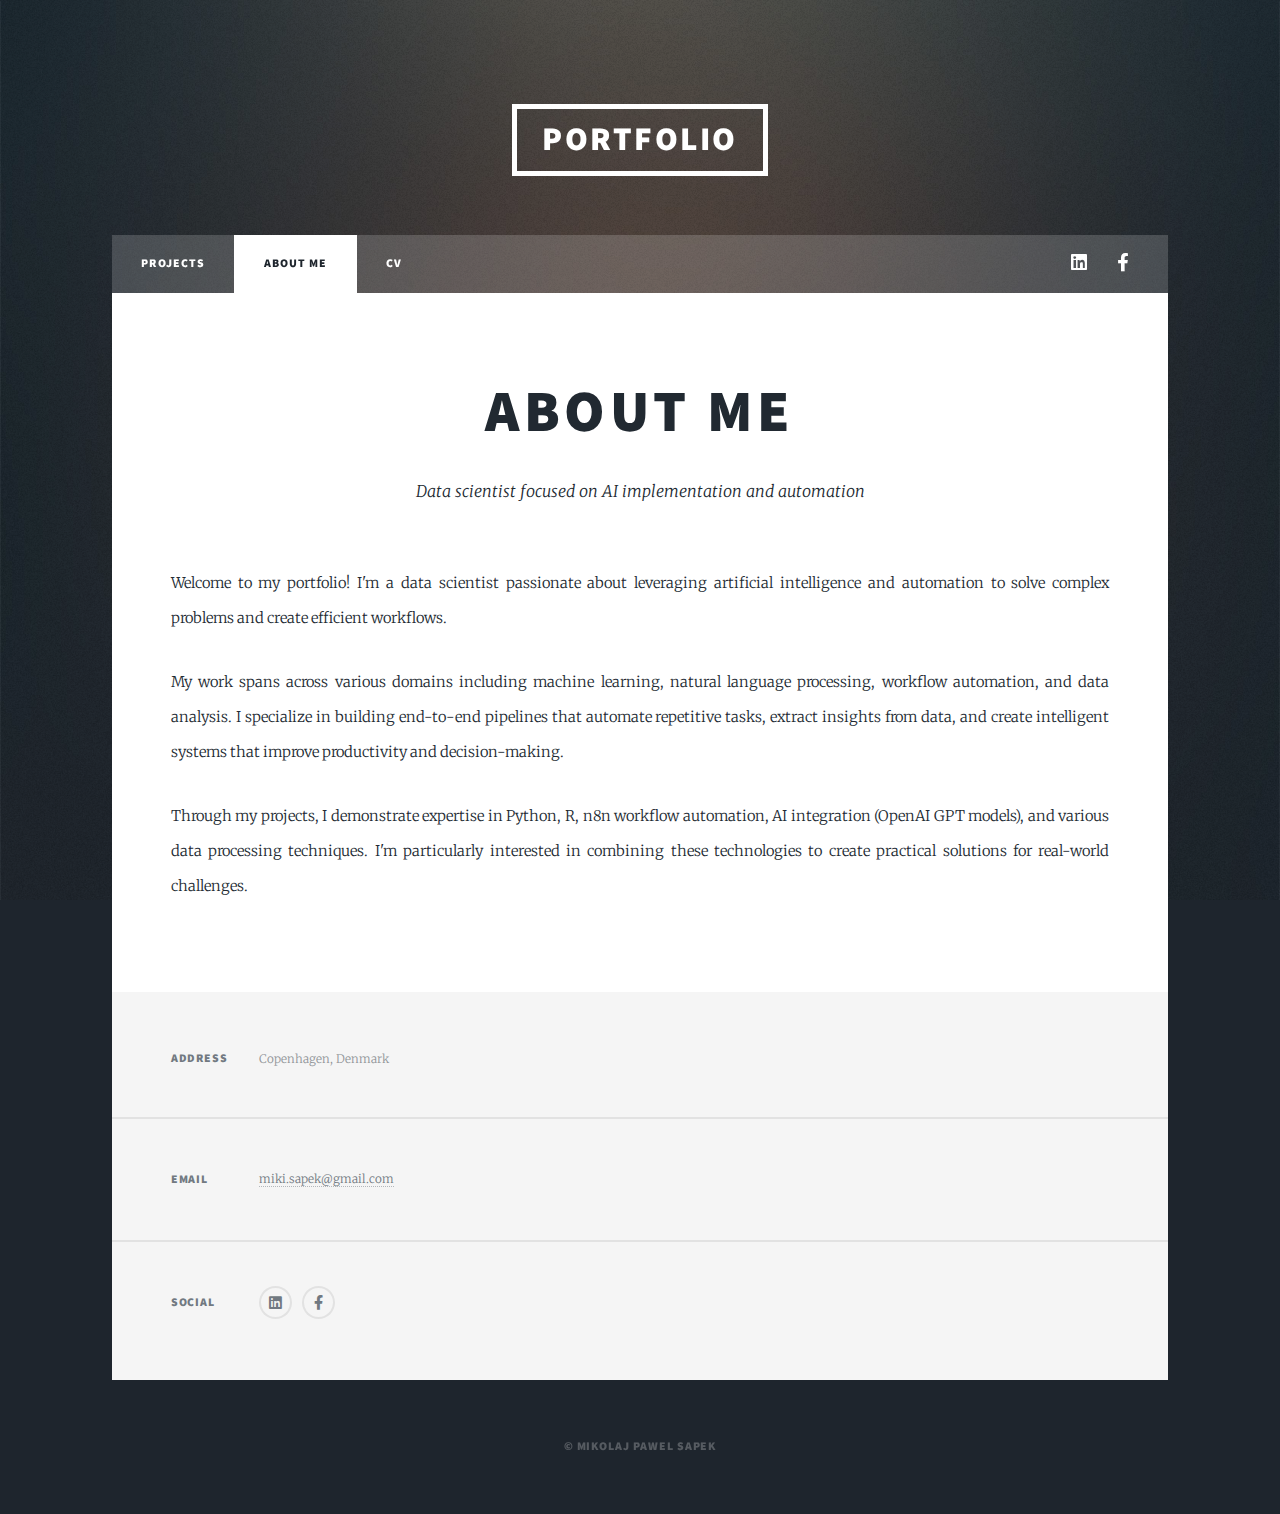
<file: generic.html>
<!DOCTYPE HTML>
<!--
	Massively by HTML5 UP
	html5up.net | @ajlkn
	Free for personal and commercial use under the CCA 3.0 license (html5up.net/license)
-->
<html>
	<head>
		<title>About Me - Mikolaj Pawel Sapek Portfolio</title>
		<meta charset="utf-8" />
		<meta name="viewport" content="width=device-width, initial-scale=1, user-scalable=no" />
		<link rel="icon" type="image/png" sizes="32x32" href="favicon-32-rounded.png" />
		<link rel="icon" type="image/png" sizes="64x64" href="favicon-64-rounded.png" />
		<link rel="shortcut icon" type="image/png" href="favicon-32-rounded.png" />
		<link rel="stylesheet" href="assets/css/main.css" />
		<noscript><link rel="stylesheet" href="assets/css/noscript.css" /></noscript>
	</head>
	<body class="is-preload">

		<!-- Wrapper -->
			<div id="wrapper">

				<!-- Header -->
					<header id="header">
						<a href="index.html" class="logo">Portfolio</a>
					</header>

				<!-- Nav -->
					<nav id="nav">
						<ul class="links">
							<li><a href="index.html">Projects</a></li>
							<li class="active"><a href="aboutme.html">About Me</a></li>
							<li><a href="cv.html">CV</a></li>
						</ul>
						<ul class="icons">
							<li><a href="https://www.linkedin.com/in/miko%C5%82aj-pawe%C5%82-sapek-8b5633267/" class="icon brands alt fa-linkedin"><span class="label">LinkedIn</span></a></li>
							<li><a href="https://www.facebook.com/profile.php?id=100009058364906" class="icon brands fa-facebook-f"><span class="label">Facebook</span></a></li>
						</ul>
					</nav>

				<!-- Main -->
					<div id="main">

						<!-- Post -->
							<section class="post">
								<header class="major">
									<h1>About Me</h1>
									<p>Data scientist focused on AI implementation and automation</p>
								</header>
								<p>Welcome to my portfolio! I'm a data scientist passionate about leveraging artificial intelligence and automation to solve complex problems and create efficient workflows.</p>
								<p>My work spans across various domains including machine learning, natural language processing, workflow automation, and data analysis. I specialize in building end-to-end pipelines that automate repetitive tasks, extract insights from data, and create intelligent systems that improve productivity and decision-making.</p>
								<p>Through my projects, I demonstrate expertise in Python, R, n8n workflow automation, AI integration (OpenAI GPT models), and various data processing techniques. I'm particularly interested in combining these technologies to create practical solutions for real-world challenges.</p>
							</section>

					</div>

				<!-- Footer -->
					<footer id="footer">
						<section class="split contact">
							<section class="alt">
								<h3>Address</h3>
								<p>Copenhagen, Denmark<br />
								</p>
							</section>
							<section>
								<h3>Email</h3>
								<p><a href="#">miki.sapek@gmail.com</a></p>
							</section>
							<section>
								<h3>Social</h3>
								<ul class="icons alt">
									<li><a href="https://www.linkedin.com/in/miko%C5%82aj-pawe%C5%82-sapek-8b5633267/" class="icon brands alt fa-linkedin"><span class="label">LinkedIn</span></a></li>
									<li><a href="https://www.facebook.com/profile.php?id=100009058364906" class="icon brands fa-facebook-f"><span class="label">Facebook</span></a></li>
								</ul>
							</section>
						</section>
					</footer>

				<!-- Copyright -->
					<div id="copyright">
						<ul><li>&copy; Mikolaj Pawel Sapek</li></ul>
					</div>

			</div>

		<!-- Scripts -->
			<script src="assets/js/jquery.min.js"></script>
			<script src="assets/js/jquery.scrollex.min.js"></script>
			<script src="assets/js/jquery.scrolly.min.js"></script>
			<script src="assets/js/browser.min.js"></script>
			<script src="assets/js/breakpoints.min.js"></script>
			<script src="assets/js/util.js"></script>
			<script src="assets/js/main.js"></script>

	</body>
</html>
</file>
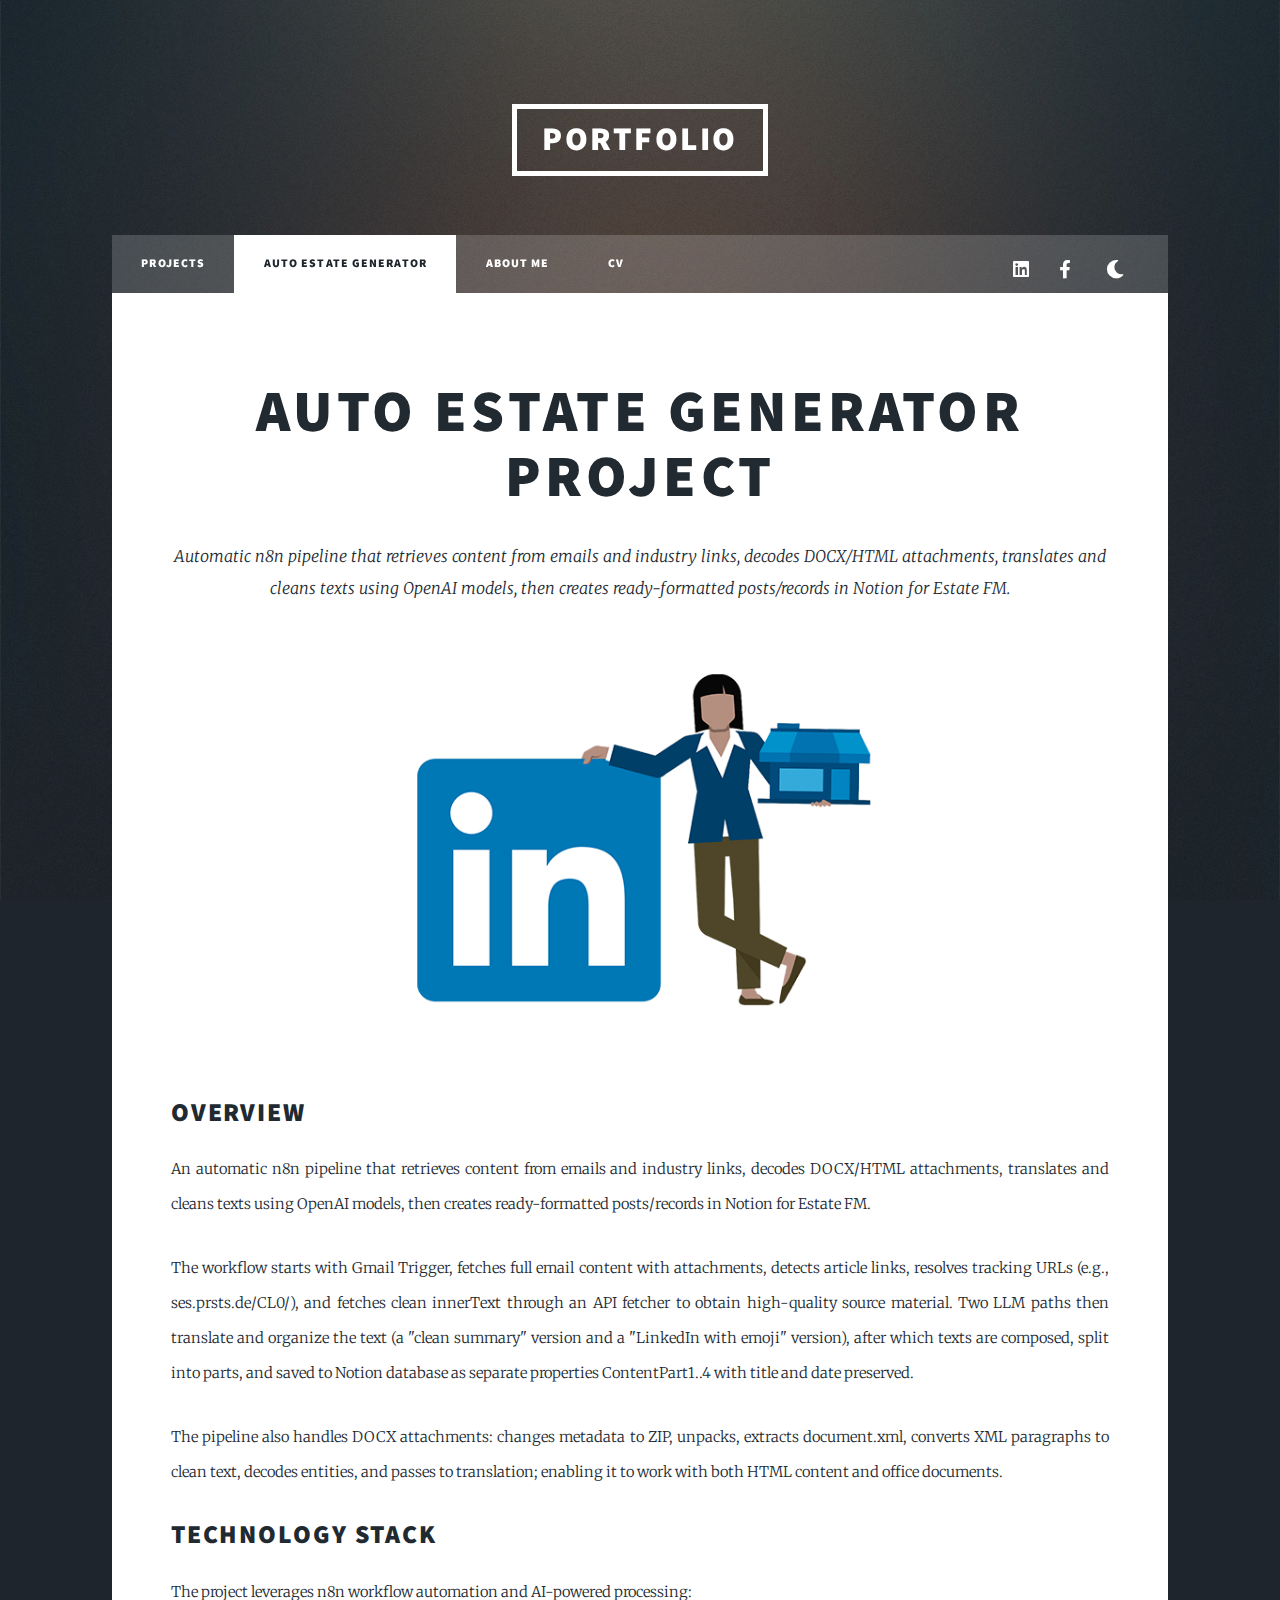
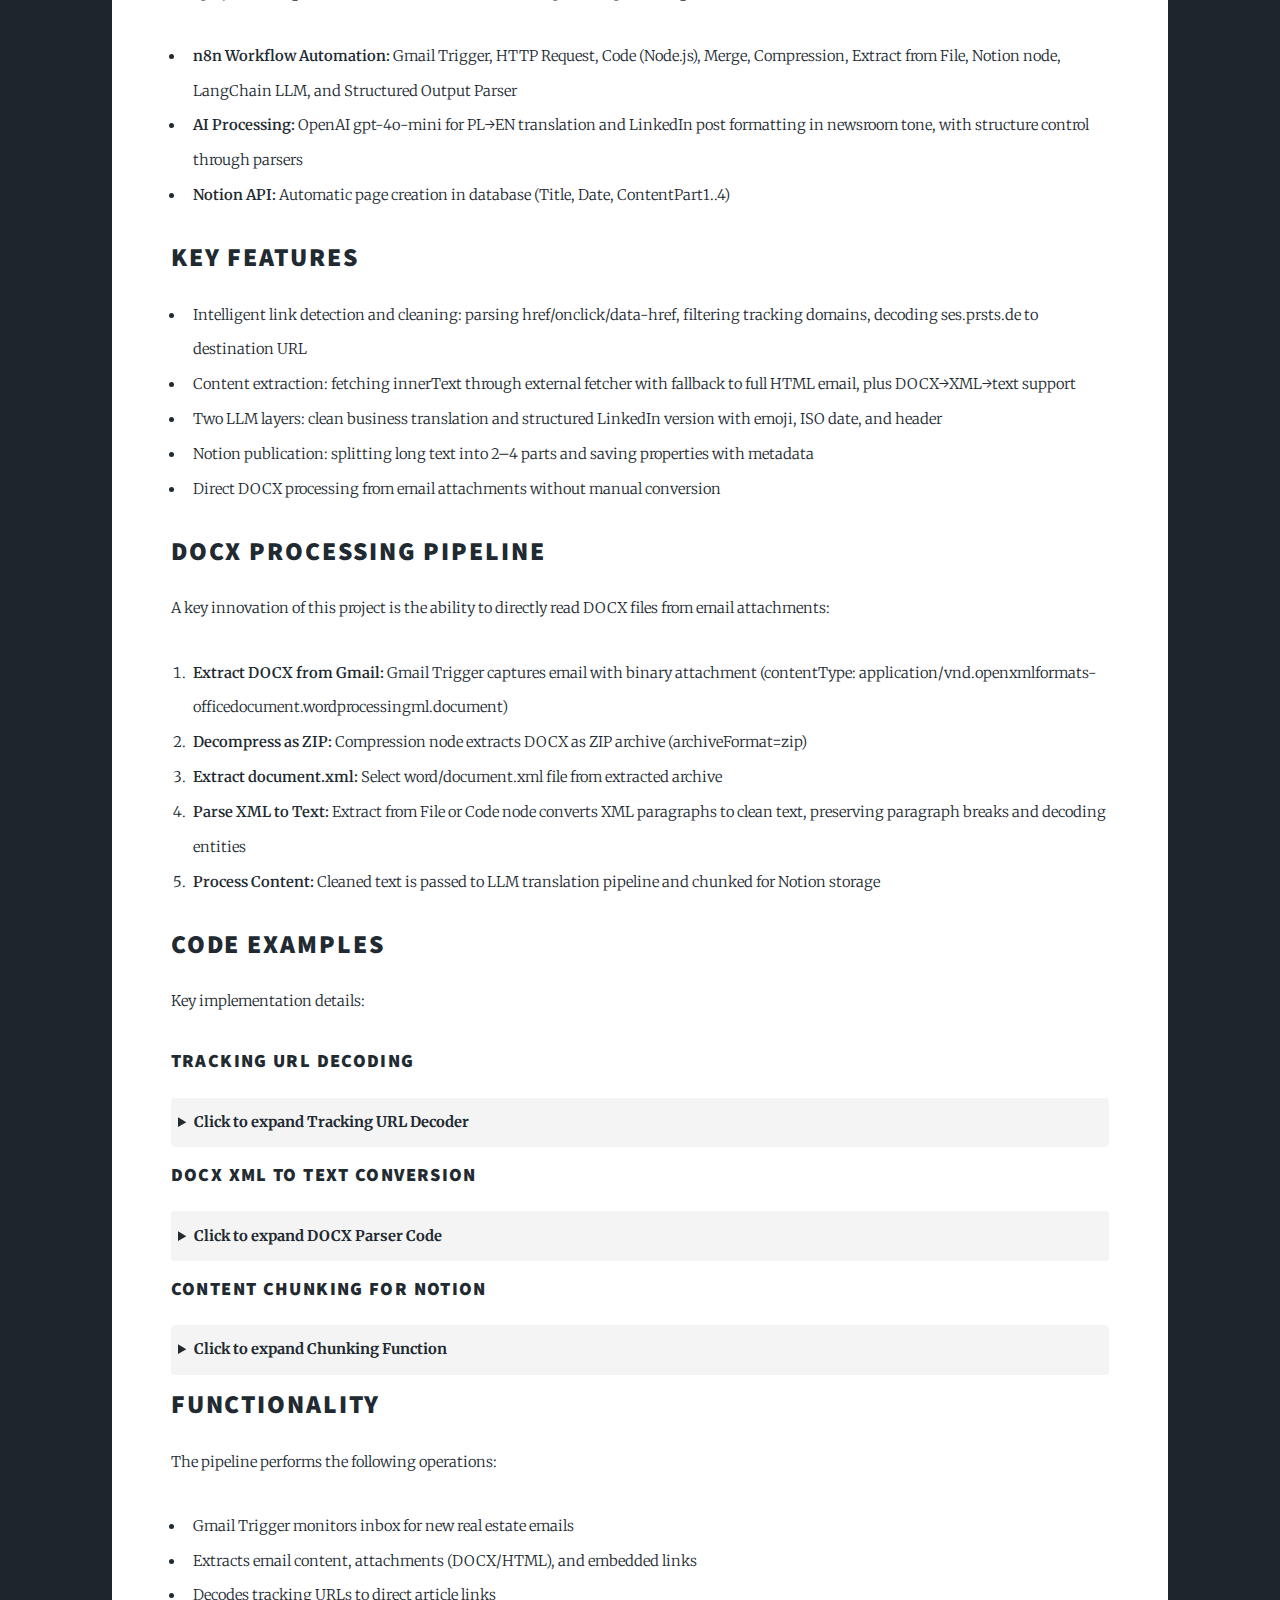
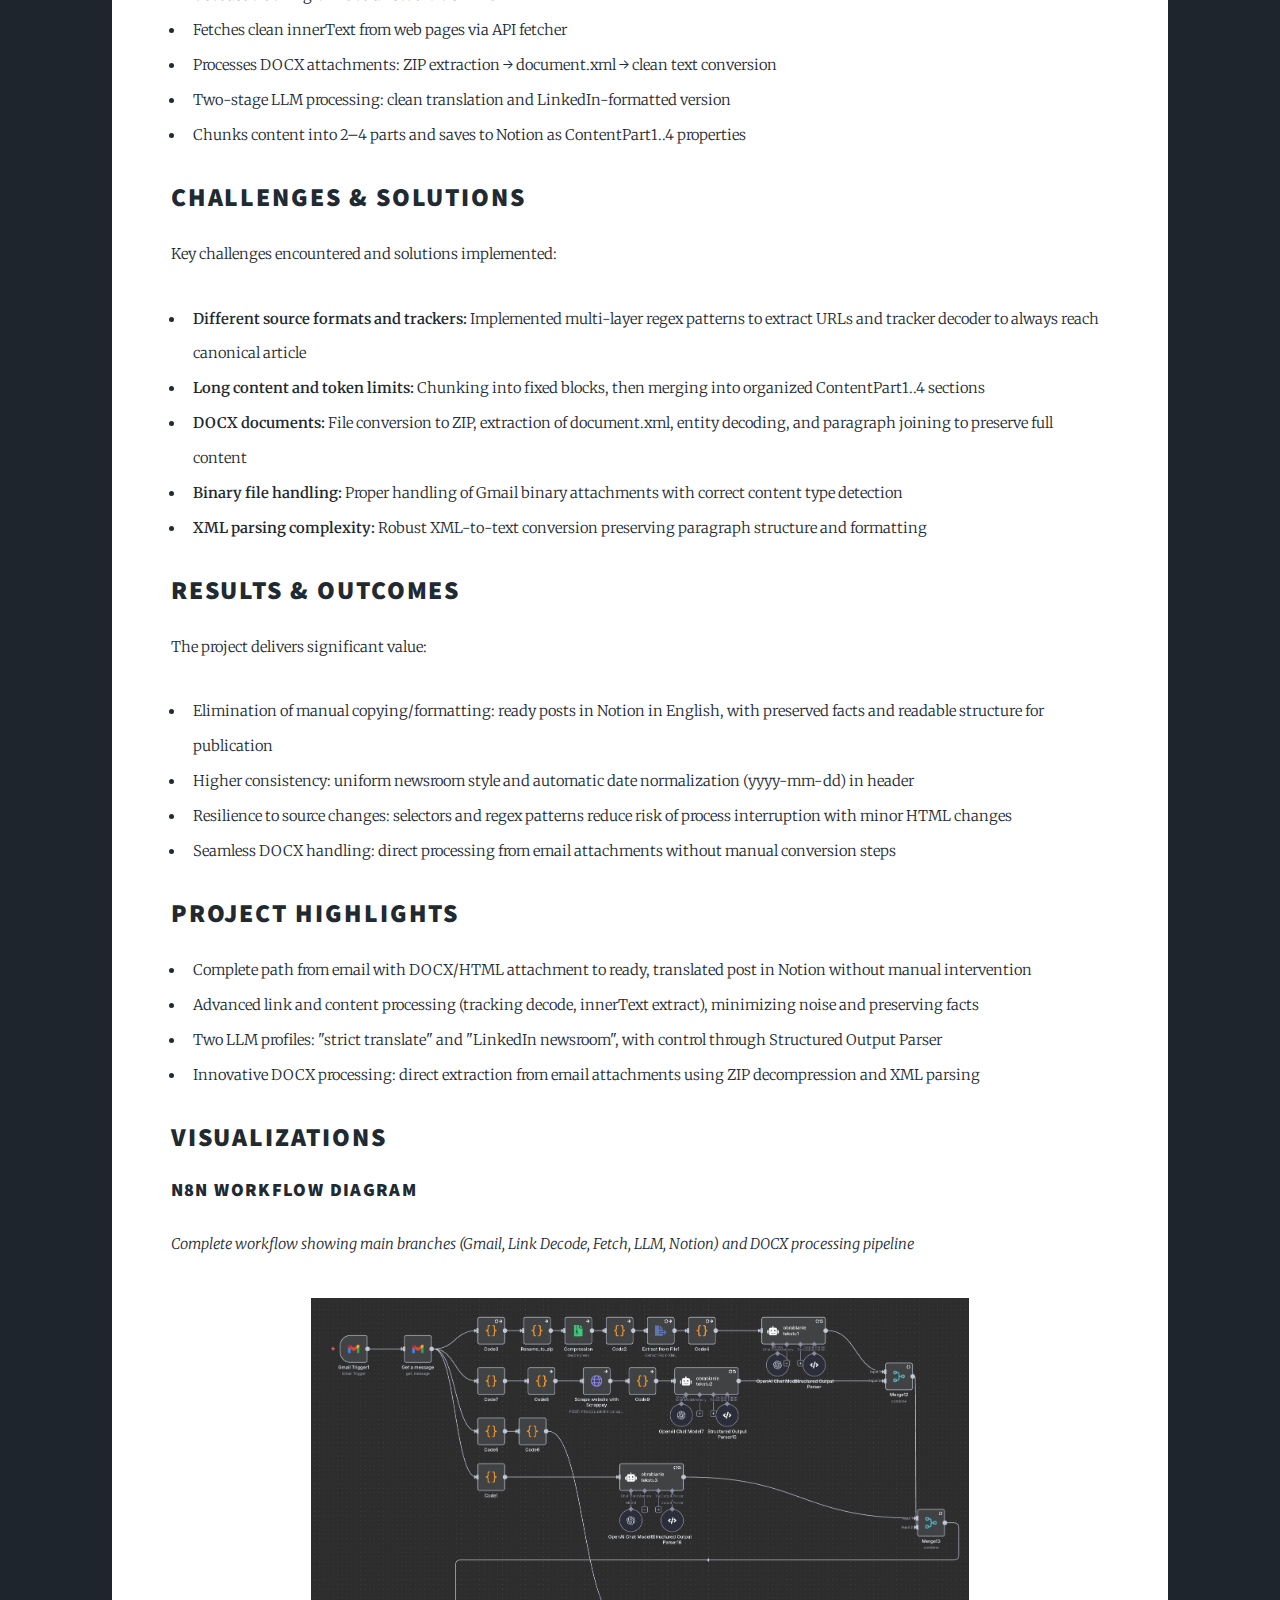
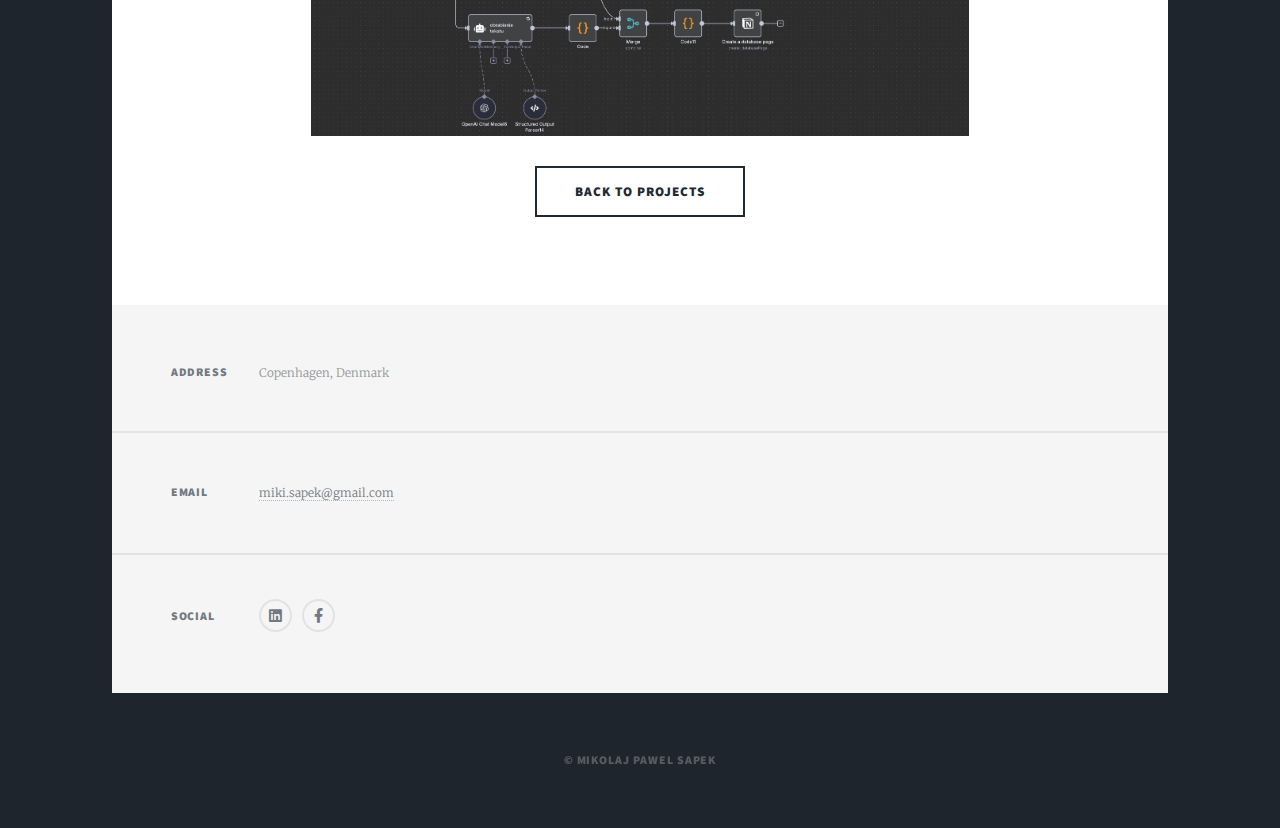
<file: Projects/auto-estate.html>
<!DOCTYPE HTML>
<!--
	Massively by HTML5 UP
	html5up.net | @ajlkn
	Free for personal and commercial use under the CCA 3.0 license (html5up.net/license)
-->
<html>
	<head>
		<title>Auto Estate Generator Project - Mikolaj Pawel Sapek Portfolio</title>
		<meta charset="utf-8" />
		<meta name="viewport" content="width=device-width, initial-scale=1, user-scalable=no" />
		<link rel="icon" type="image/png" sizes="32x32" href="../favicon-32-rounded.png" />
		<link rel="icon" type="image/png" sizes="64x64" href="../favicon-64-rounded.png" />
		<link rel="shortcut icon" type="image/png" href="../favicon-32-rounded.png" />
		<link rel="stylesheet" href="../assets/css/main.css" />
		<noscript><link rel="stylesheet" href="../assets/css/noscript.css" /></noscript>
		<style>
			/* Dark Mode Styles */
			body.dark-mode {
				background-color: #1a1a1a;
				color: #e0e0e0;
			}
			
			body.dark-mode #main {
				background-color: #2a2a2a;
				color: #e0e0e0;
			}
			
			body.dark-mode #main > * {
				border-top-color: #404040;
			}
			
			body.dark-mode h1, body.dark-mode h2, body.dark-mode h3, 
			body.dark-mode h4, body.dark-mode h5, body.dark-mode h6 {
				color: #ffffff;
			}
			
			body.dark-mode a {
				color: #e0e0e0;
				border-bottom-color: rgba(224, 224, 224, 0.5);
			}
			
			body.dark-mode a:hover {
				color: #18bfef !important;
			}
			
			body.dark-mode #header {
				background-color: #1a1a1a;
			}
			
			body.dark-mode #nav {
				background-color: #1a1a1a;
			}
			
			body.dark-mode #footer {
				background-color: #1a1a1a;
				color: #e0e0e0;
			}
			
			body.dark-mode #copyright {
				background-color: #1a1a1a;
				color: #e0e0e0;
			}
			
			body.dark-mode .button {
				color: #ffffff !important;
				border-color: #ffffff !important;
				border-style: solid !important;
				box-shadow: inset 0 0 0 2px #ffffff !important;
			}
			
			body.dark-mode .button:hover {
				background-color: #ffffff !important;
				color: #1a1a1a !important;
				border-color: #ffffff !important;
				box-shadow: inset 0 0 0 2px #ffffff !important;
			}
			
			body.dark-mode strong, body.dark-mode b {
				color: #ffffff !important;
			}
			
			/* Dark mode toggle button */
			#dark-mode-toggle {
				transition: transform 0.2s ease;
				cursor: pointer;
			}
			
			#dark-mode-toggle:hover {
				transform: scale(1.1);
			}
		</style>
	</head>
	<body class="is-preload">

		<!-- Wrapper -->
			<div id="wrapper">

				<!-- Header -->
					<header id="header">
						<a href="../index.html" class="logo">Portfolio</a>
					</header>

				<!-- Nav -->
					<nav id="nav">
						<ul class="links">
							<li><a href="../index.html">Projects</a></li>
							<li class="active"><a href="auto-estate.html">Auto Estate Generator</a></li>
							<li><a href="../aboutme.html">About Me</a></li>
							<li><a href="../cv.html">CV</a></li>
						</ul>
						<ul class="icons">
							<li><a href="https://www.linkedin.com/in/miko%C5%82aj-pawe%C5%82-sapek-8b5633267/" class="icon brands alt fa-linkedin"><span class="label">LinkedIn</span></a></li>
							<li><a href="https://www.facebook.com/profile.php?id=100009058364906" class="icon brands fa-facebook-f"><span class="label">Facebook</span></a></li>
							<li id="dark-mode-toggle" style="cursor: pointer; padding: 0.5em;">
								<span class="icon solid fa-moon" id="dark-mode-icon"></span>
							</li>
						</ul>
					</nav>

				<!-- Main -->
					<div id="main">

						<!-- Post -->
							<section class="post">
								<header class="major">
									<h1>Auto Estate Generator<br />
									Project</h1>
									<p>Automatic n8n pipeline that retrieves content from emails and industry links, decodes DOCX/HTML attachments, translates and cleans texts using OpenAI models, then creates ready-formatted posts/records in Notion for Estate FM.</p>
								</header>
								<div class="image main"><img src="../images/1599457609166.png" alt="Auto Estate Generator Project" style="max-width: 50%; margin: 0 auto; display: block;" /></div>
								
								<h2>Overview</h2>
								<p>An automatic n8n pipeline that retrieves content from emails and industry links, decodes DOCX/HTML attachments, translates and cleans texts using OpenAI models, then creates ready-formatted posts/records in Notion for Estate FM.</p>
								<p>The workflow starts with Gmail Trigger, fetches full email content with attachments, detects article links, resolves tracking URLs (e.g., ses.prsts.de/CL0/), and fetches clean innerText through an API fetcher to obtain high-quality source material. Two LLM paths then translate and organize the text (a "clean summary" version and a "LinkedIn with emoji" version), after which texts are composed, split into parts, and saved to Notion database as separate properties ContentPart1..4 with title and date preserved.</p>
								<p>The pipeline also handles DOCX attachments: changes metadata to ZIP, unpacks, extracts document.xml, converts XML paragraphs to clean text, decodes entities, and passes to translation; enabling it to work with both HTML content and office documents.</p>
								
								<h2>Technology Stack</h2>
								<p>The project leverages n8n workflow automation and AI-powered processing:</p>
								<ul>
									<li><strong>n8n Workflow Automation:</strong> Gmail Trigger, HTTP Request, Code (Node.js), Merge, Compression, Extract from File, Notion node, LangChain LLM, and Structured Output Parser</li>
									<li><strong>AI Processing:</strong> OpenAI gpt-4o-mini for PL→EN translation and LinkedIn post formatting in newsroom tone, with structure control through parsers</li>
									<li><strong>Notion API:</strong> Automatic page creation in database (Title, Date, ContentPart1..4)</li>
								</ul>

								<h2>Key Features</h2>
								<ul>
									<li>Intelligent link detection and cleaning: parsing href/onclick/data-href, filtering tracking domains, decoding ses.prsts.de to destination URL</li>
									<li>Content extraction: fetching innerText through external fetcher with fallback to full HTML email, plus DOCX→XML→text support</li>
									<li>Two LLM layers: clean business translation and structured LinkedIn version with emoji, ISO date, and header</li>
									<li>Notion publication: splitting long text into 2–4 parts and saving properties with metadata</li>
									<li>Direct DOCX processing from email attachments without manual conversion</li>
								</ul>

								<h2>DOCX Processing Pipeline</h2>
								<p>A key innovation of this project is the ability to directly read DOCX files from email attachments:</p>
								<ol>
									<li><strong>Extract DOCX from Gmail:</strong> Gmail Trigger captures email with binary attachment (contentType: application/vnd.openxmlformats-officedocument.wordprocessingml.document)</li>
									<li><strong>Decompress as ZIP:</strong> Compression node extracts DOCX as ZIP archive (archiveFormat=zip)</li>
									<li><strong>Extract document.xml:</strong> Select word/document.xml file from extracted archive</li>
									<li><strong>Parse XML to Text:</strong> Extract from File or Code node converts XML paragraphs to clean text, preserving paragraph breaks and decoding entities</li>
									<li><strong>Process Content:</strong> Cleaned text is passed to LLM translation pipeline and chunked for Notion storage</li>
								</ol>

								<h2>Code Examples</h2>
								<p>Key implementation details:</p>
								
								<h3>Tracking URL Decoding</h3>
								<details>
									<summary style="cursor: pointer; font-weight: bold; margin: 1em 0; padding: 0.5em; background: #f4f4f4; border-radius: 4px;">Click to expand Tracking URL Decoder</summary>
									<pre style="margin-top: 1em;"><code>let trackingUrl = $json.articleUrl;
if (trackingUrl.includes('ses.prsts.de/CL0/')) {
  const parts = trackingUrl.split('/CL0/');
  if (parts.length > 1) {
    const encodedPart = parts[1].split('/1/')[0];
    const directUrl = decodeURIComponent(encodedPart);
    return [{ json: { articleUrl: directUrl, originalTrackingUrl: trackingUrl, subject: $json.subject, date: $json.date } }];
  }
}
return [{ json: { articleUrl: trackingUrl, subject: $json.subject, date: $json.date } }];</code></pre>
								</details>

								<h3>DOCX XML to Text Conversion</h3>
								<details>
									<summary style="cursor: pointer; font-weight: bold; margin: 1em 0; padding: 0.5em; background: #f4f4f4; border-radius: 4px;">Click to expand DOCX Parser Code</summary>
									<pre style="margin-top: 1em;"><code>// DOCX Processing: Extract text from word/document.xml
const { xml2js } = require('xml-js');

function xmlToText(xmlStr) {
  const js = xml2js(xmlStr, { compact: true, spaces: 0, ignoreComment: true });
  const body = js['w:document']?.['w:body'];
  if (!body) return '';
  
  const paras = Array.isArray(body['w:p']) ? body['w:p'] : [body['w:p']].filter(Boolean);
  const lines = [];
  
  for (const p of paras) {
    const runs = p['w:r'] ? (Array.isArray(p['w:r']) ? p['w:r'] : [p['w:r']]) : [];
    const parts = [];
    
    for (const r of runs) {
      const t = r['w:t']?._text || r['w:t']?.['_cdata'] || '';
      parts.push(t);
      if (r['w:br']) parts.push('\n');
    }
    
    lines.push(parts.join('').replace(/\u00A0/g, ' ').trim());
  }
  
  return lines.join('\n').replace(/\n{3,}/g, '\n\n');
}

// Get XML from binary data
const bin = $binary.document_xml;
if (!bin) {
  return [{ json: { error: 'Missing document.xml' } }];
}

const xmlStr = Buffer.from(bin.data, 'base64').toString('utf8');
const text = xmlToText(xmlStr);

return [{ json: { docxText: text } }];</code></pre>
								</details>

								<h3>Content Chunking for Notion</h3>
								<details>
									<summary style="cursor: pointer; font-weight: bold; margin: 1em 0; padding: 0.5em; background: #f4f4f4; border-radius: 4px;">Click to expand Chunking Function</summary>
									<pre style="margin-top: 1em;"><code>function splitTextIntoChunks(text, chunkSize = 1900) {
  const chunks = [];
  for (let i = 0; i < text.length; i += chunkSize) {
    chunks.push(text.slice(i, i + chunkSize));
  }
  return chunks;
}

const longContent = $json.content || '';
const chunkSize = 1900;
const maxParts = 4;

let chunks = splitTextIntoChunks(longContent, chunkSize);

if (chunks.length > maxParts) {
  const head = chunks.slice(0, maxParts - 1);
  const tail = chunks.slice(maxParts - 1).join('');
  chunks = [...head, tail];
}

return [{ json: { 
  ContentPart1: chunks[0] || '', 
  ContentPart2: chunks[1] || '', 
  ContentPart3: chunks[2] || '', 
  ContentPart4: chunks[3] || '' 
} }];</code></pre>
								</details>

								<h2>Functionality</h2>
								<p>The pipeline performs the following operations:</p>
								<ul>
									<li>Gmail Trigger monitors inbox for new real estate emails</li>
									<li>Extracts email content, attachments (DOCX/HTML), and embedded links</li>
									<li>Decodes tracking URLs to direct article links</li>
									<li>Fetches clean innerText from web pages via API fetcher</li>
									<li>Processes DOCX attachments: ZIP extraction → document.xml → clean text conversion</li>
									<li>Two-stage LLM processing: clean translation and LinkedIn-formatted version</li>
									<li>Chunks content into 2–4 parts and saves to Notion as ContentPart1..4 properties</li>
								</ul>

								<h2>Challenges & Solutions</h2>
								<p>Key challenges encountered and solutions implemented:</p>
								<ul>
									<li><strong>Different source formats and trackers:</strong> Implemented multi-layer regex patterns to extract URLs and tracker decoder to always reach canonical article</li>
									<li><strong>Long content and token limits:</strong> Chunking into fixed blocks, then merging into organized ContentPart1..4 sections</li>
									<li><strong>DOCX documents:</strong> File conversion to ZIP, extraction of document.xml, entity decoding, and paragraph joining to preserve full content</li>
									<li><strong>Binary file handling:</strong> Proper handling of Gmail binary attachments with correct content type detection</li>
									<li><strong>XML parsing complexity:</strong> Robust XML-to-text conversion preserving paragraph structure and formatting</li>
								</ul>

								<h2>Results & Outcomes</h2>
								<p>The project delivers significant value:</p>
								<ul>
									<li>Elimination of manual copying/formatting: ready posts in Notion in English, with preserved facts and readable structure for publication</li>
									<li>Higher consistency: uniform newsroom style and automatic date normalization (yyyy-mm-dd) in header</li>
									<li>Resilience to source changes: selectors and regex patterns reduce risk of process interruption with minor HTML changes</li>
									<li>Seamless DOCX handling: direct processing from email attachments without manual conversion steps</li>
								</ul>

								<h2>Project Highlights</h2>
								<ul>
									<li>Complete path from email with DOCX/HTML attachment to ready, translated post in Notion without manual intervention</li>
									<li>Advanced link and content processing (tracking decode, innerText extract), minimizing noise and preserving facts</li>
									<li>Two LLM profiles: "strict translate" and "LinkedIn newsroom", with control through Structured Output Parser</li>
									<li>Innovative DOCX processing: direct extraction from email attachments using ZIP decompression and XML parsing</li>
								</ul>

								<h2>Visualizations</h2>
								<div class="box alt">
									<div class="row gtr-50 gtr-uniform">
										<div class="col-12">
											<h3>n8n Workflow Diagram</h3>
											<p><em>Complete workflow showing main branches (Gmail, Link Decode, Fetch, LLM, Notion) and DOCX processing pipeline</em></p>
											<span class="image fit"><img src="../images/Screenshot 2025-11-04 at 21.10.22.png" alt="n8n Workflow Diagram" style="max-width: 70%; margin: 0 auto; display: block;" /></span>
										</div>
									</div>
								</div>

								<ul class="actions special">
									<li><a href="../index.html" class="button large">Back to Projects</a></li>
								</ul>
							</section>

					</div>

				<!-- Footer -->
					<footer id="footer">
						<section class="split contact">
							<section class="alt">
								<h3>Address</h3>
								<p>Copenhagen, Denmark<br />
								</p>
							</section>
							<section>
								<h3>Email</h3>
								<p><a href="#">miki.sapek@gmail.com</a></p>
							</section>
							<section>
								<h3>Social</h3>
								<ul class="icons alt">
									<li><a href="https://www.linkedin.com/in/miko%C5%82aj-pawe%C5%82-sapek-8b5633267/" class="icon brands alt fa-linkedin"><span class="label">LinkedIn</span></a></li>
							        <li><a href="https://www.facebook.com/profile.php?id=100009058364906" class="icon brands fa-facebook-f"><span class="label">Facebook</span></a></li>
								</ul>
							</section>
						</section>
					</footer>

				<!-- Copyright -->
					<div id="copyright">
						<ul><li>&copy; Mikolaj Pawel Sapek</li></ul>
					</div>

			</div>

		<!-- Scripts -->
			<script src="../assets/js/jquery.min.js"></script>
			<script src="../assets/js/jquery.scrollex.min.js"></script>
			<script src="../assets/js/jquery.scrolly.min.js"></script>
			<script src="../assets/js/browser.min.js"></script>
			<script src="../assets/js/breakpoints.min.js"></script>
			<script src="../assets/js/util.js"></script>
			<script src="../assets/js/main.js"></script>
			
			<script>
			// Smooth scroll dla całej strony
			document.documentElement.style.scrollBehavior = 'smooth';

			// Dark Mode Toggle
			(function() {
				const darkModeToggle = document.getElementById('dark-mode-toggle');
				const darkModeIcon = document.getElementById('dark-mode-icon');
				
				// Check for saved theme preference or default to light mode
				const currentTheme = localStorage.getItem('theme') || 'light';
				
				if (currentTheme === 'dark') {
					document.body.classList.add('dark-mode');
					if (darkModeIcon) {
						darkModeIcon.classList.remove('fa-moon');
						darkModeIcon.classList.add('fa-sun');
					}
				}
				
				if (darkModeToggle && darkModeIcon) {
					darkModeToggle.addEventListener('click', function() {
						document.body.classList.toggle('dark-mode');
						
						if (document.body.classList.contains('dark-mode')) {
							localStorage.setItem('theme', 'dark');
							darkModeIcon.classList.remove('fa-moon');
							darkModeIcon.classList.add('fa-sun');
						} else {
							localStorage.setItem('theme', 'light');
							darkModeIcon.classList.remove('fa-sun');
							darkModeIcon.classList.add('fa-moon');
						}
					});
				}
			})();
			</script>

	</body>
</html>
</file>
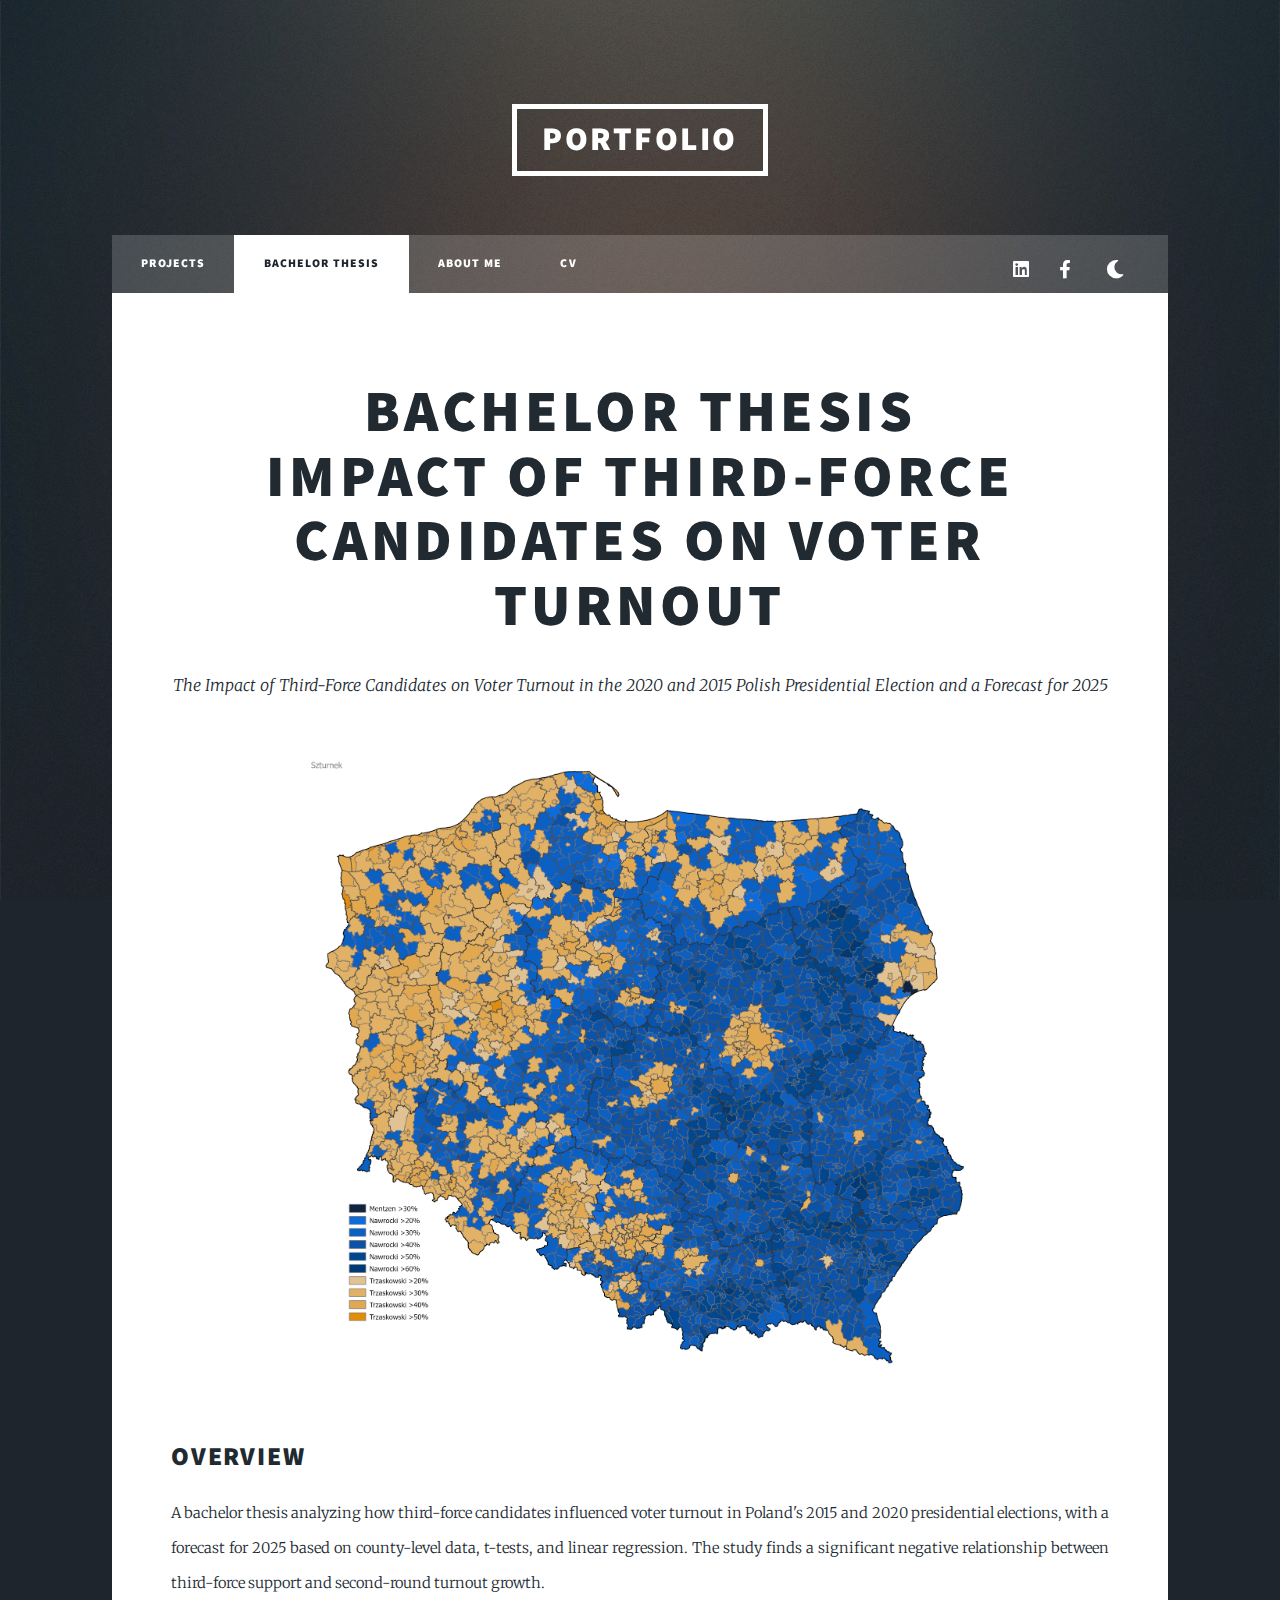
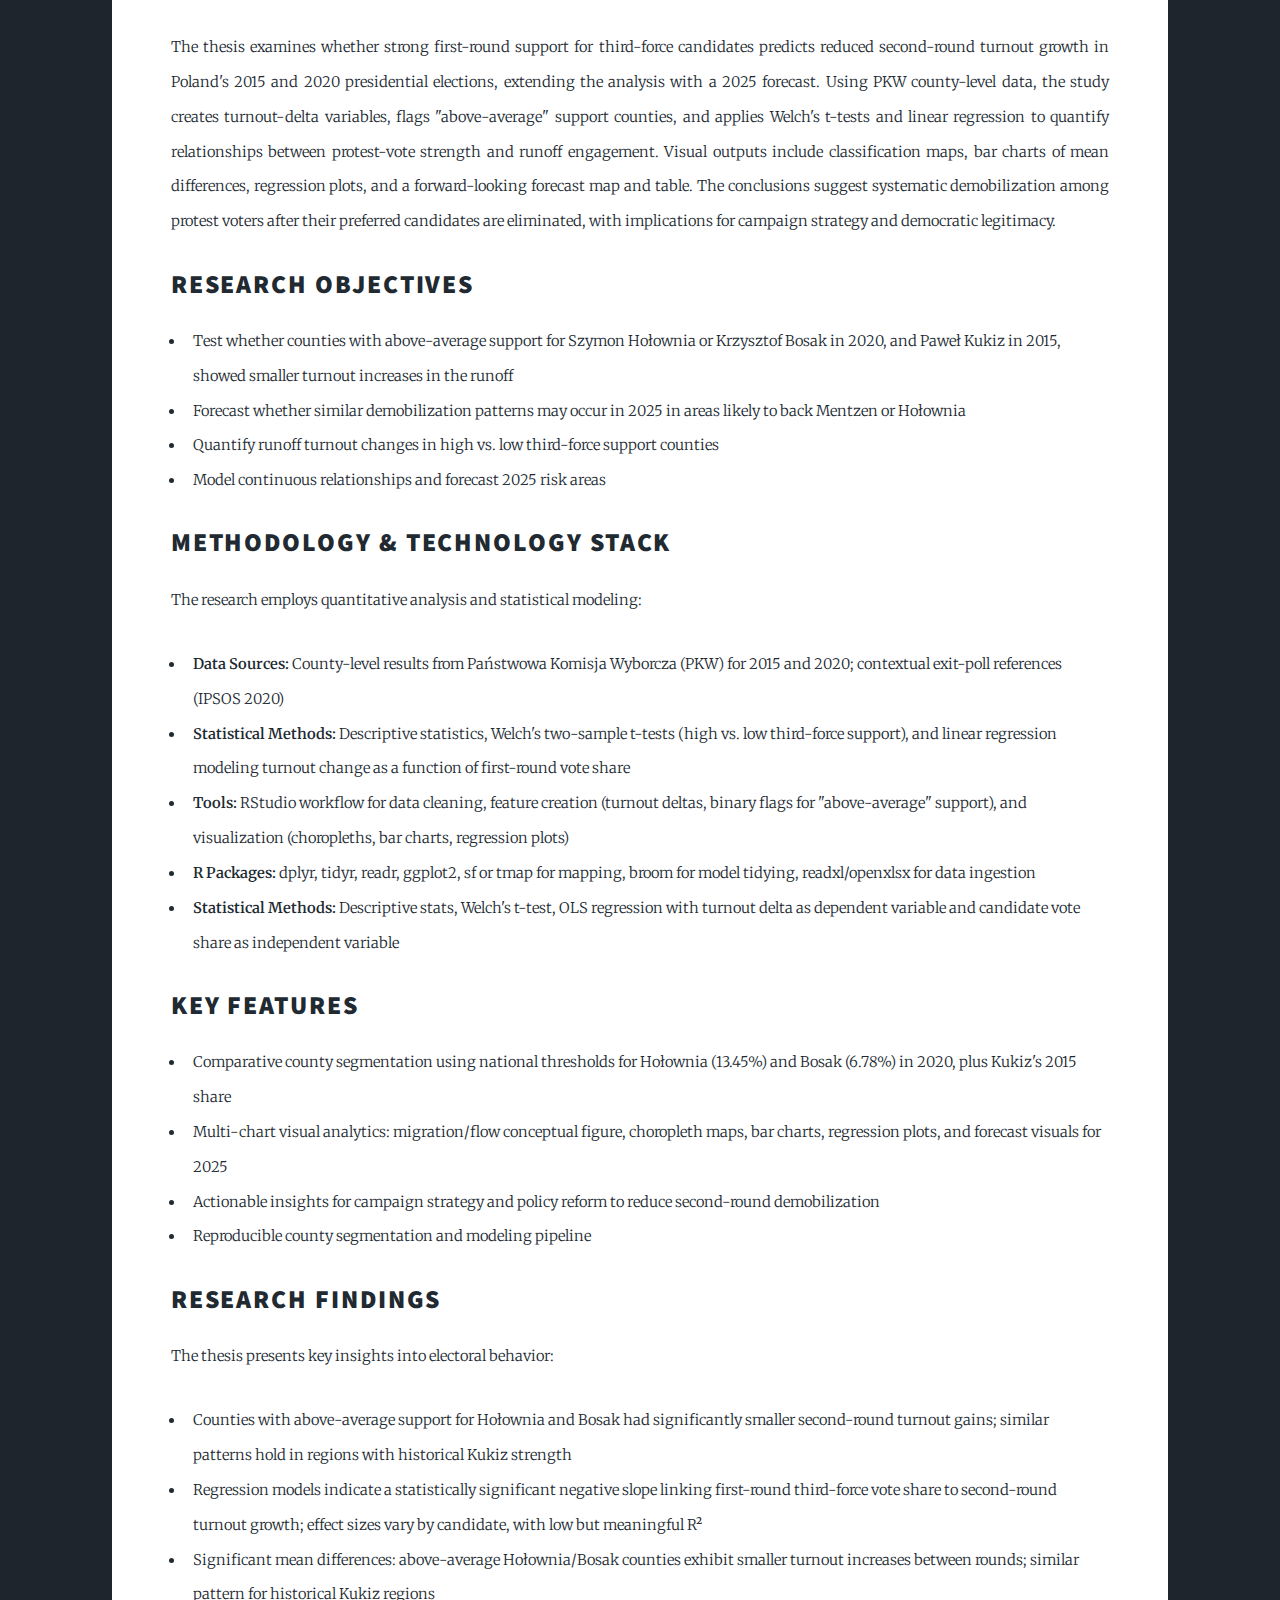
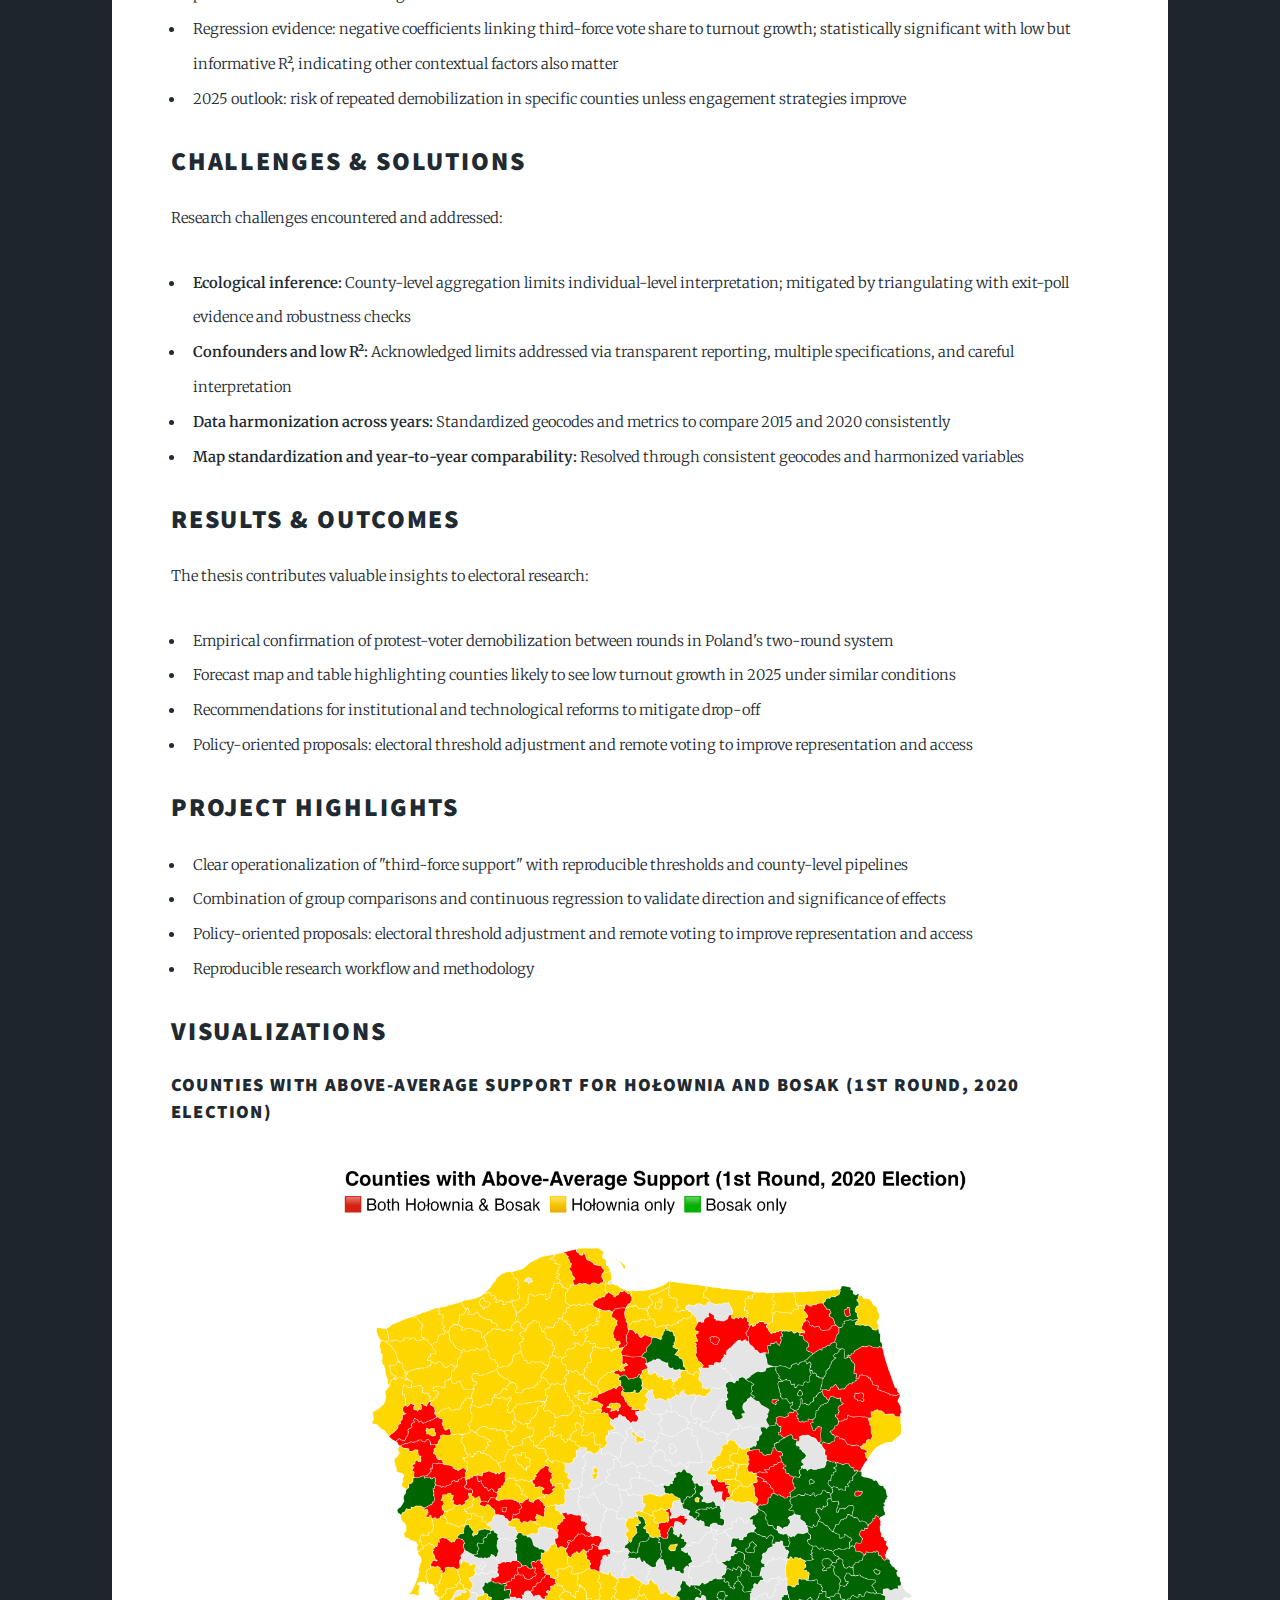
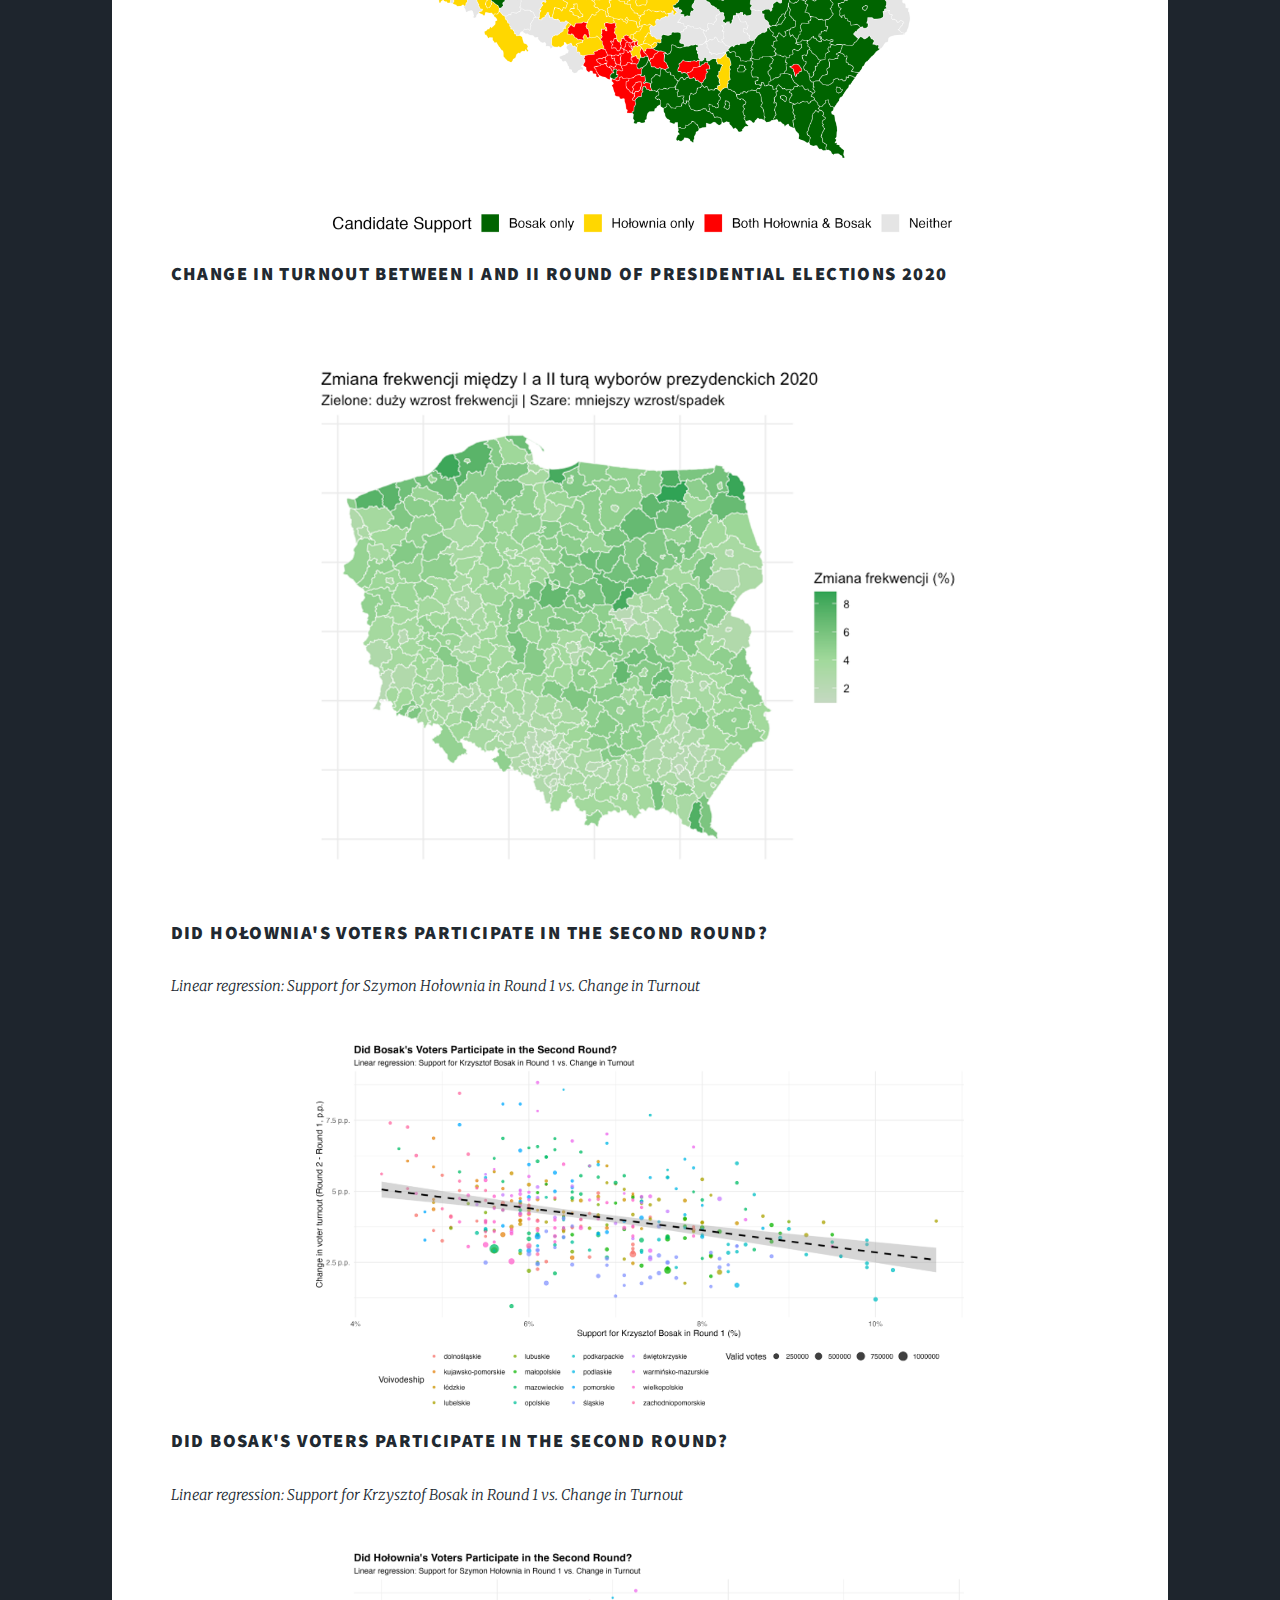
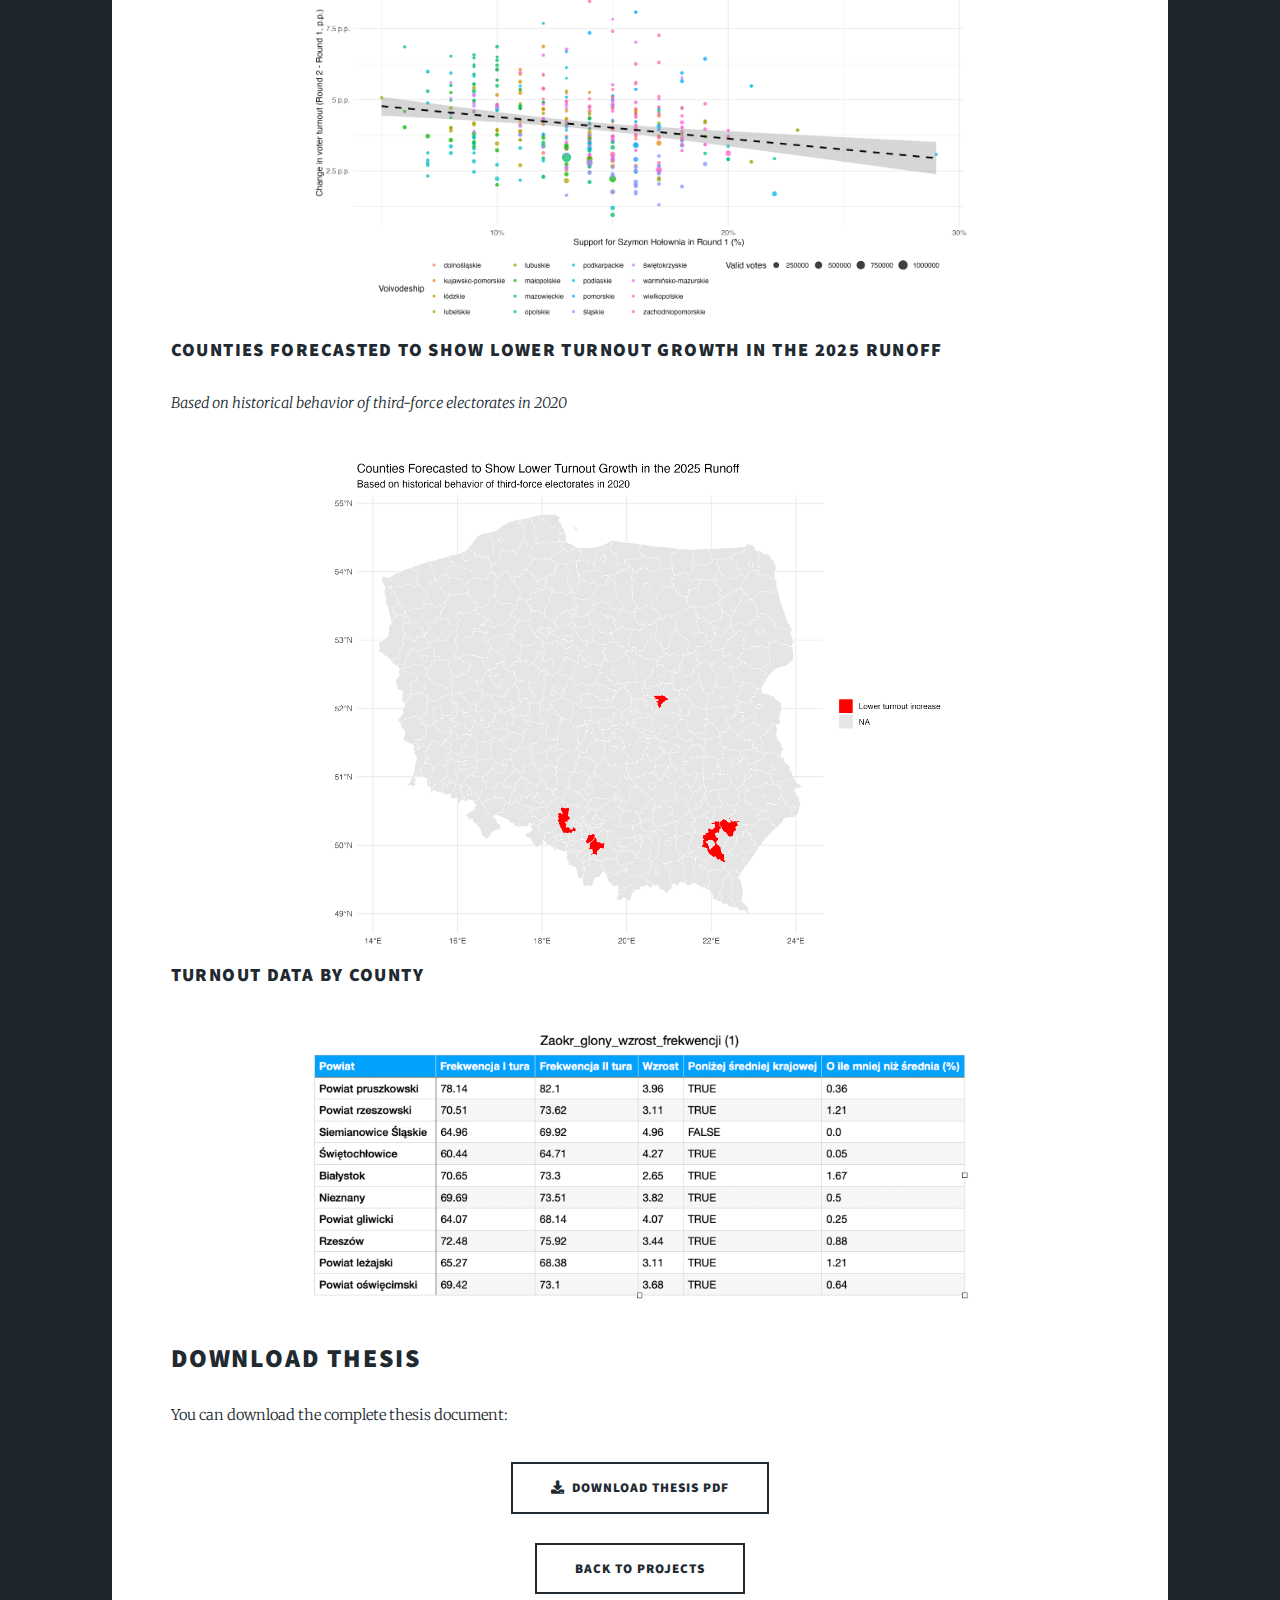
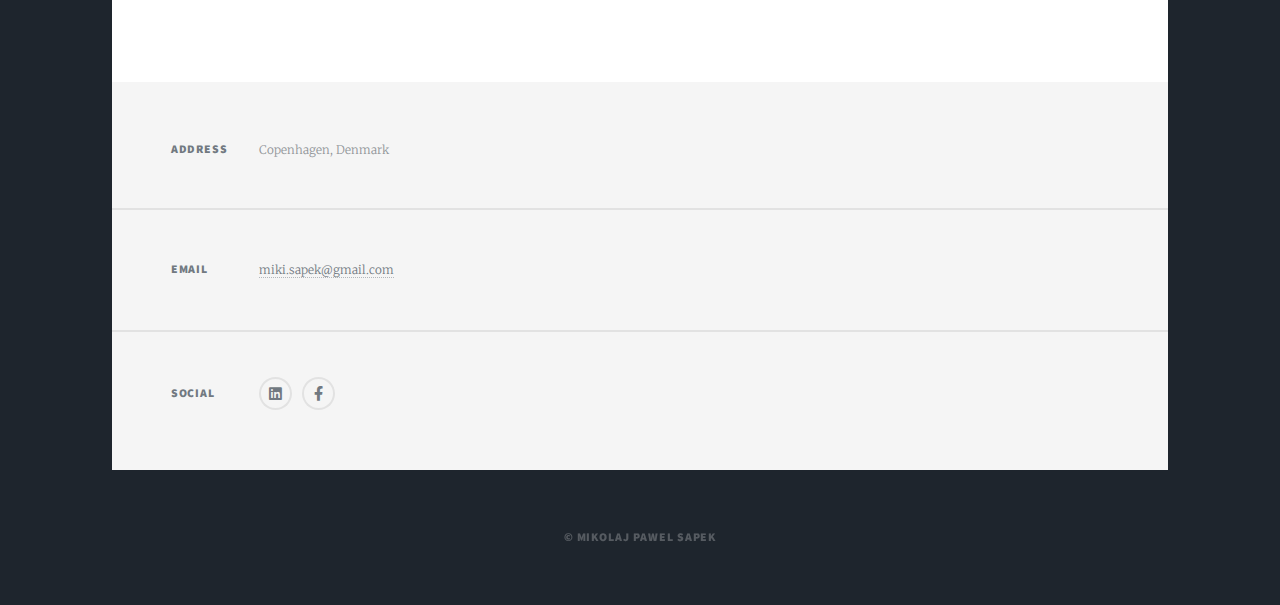
<file: Projects/bachelor-thesis.html>
<!DOCTYPE HTML>
<!--
	Massively by HTML5 UP
	html5up.net | @ajlkn
	Free for personal and commercial use under the CCA 3.0 license (html5up.net/license)
-->
<html>
	<head>
		<title>Bachelor Thesis - Mikolaj Pawel Sapek Portfolio</title>
		<meta charset="utf-8" />
		<meta name="viewport" content="width=device-width, initial-scale=1, user-scalable=no" />
		<link rel="icon" type="image/png" sizes="32x32" href="../favicon-32-rounded.png" />
		<link rel="icon" type="image/png" sizes="64x64" href="../favicon-64-rounded.png" />
		<link rel="shortcut icon" type="image/png" href="../favicon-32-rounded.png" />
		<link rel="stylesheet" href="../assets/css/main.css" />
		<noscript><link rel="stylesheet" href="../assets/css/noscript.css" /></noscript>
		<style>
			/* Dark Mode Styles */
			body.dark-mode {
				background-color: #1a1a1a;
				color: #e0e0e0;
			}
			
			body.dark-mode #main {
				background-color: #2a2a2a;
				color: #e0e0e0;
			}
			
			body.dark-mode #main > * {
				border-top-color: #404040;
			}
			
			body.dark-mode h1, body.dark-mode h2, body.dark-mode h3, 
			body.dark-mode h4, body.dark-mode h5, body.dark-mode h6 {
				color: #ffffff;
			}
			
			body.dark-mode a {
				color: #e0e0e0;
				border-bottom-color: rgba(224, 224, 224, 0.5);
			}
			
			body.dark-mode a:hover {
				color: #18bfef !important;
			}
			
			body.dark-mode #header {
				background-color: #1a1a1a;
			}
			
			body.dark-mode #nav {
				background-color: #1a1a1a;
			}
			
			body.dark-mode #footer {
				background-color: #1a1a1a;
				color: #e0e0e0;
			}
			
			body.dark-mode #copyright {
				background-color: #1a1a1a;
				color: #e0e0e0;
			}
			
			body.dark-mode .button {
				color: #ffffff !important;
				border-color: #ffffff !important;
				border-style: solid !important;
				box-shadow: inset 0 0 0 2px #ffffff !important;
			}
			
			body.dark-mode .button:hover {
				background-color: #ffffff !important;
				color: #1a1a1a !important;
				border-color: #ffffff !important;
				box-shadow: inset 0 0 0 2px #ffffff !important;
			}
			
			body.dark-mode strong, body.dark-mode b {
				color: #ffffff !important;
			}
			
			/* Dark mode toggle button */
			#dark-mode-toggle {
				transition: transform 0.2s ease;
				cursor: pointer;
			}
			
			#dark-mode-toggle:hover {
				transform: scale(1.1);
			}
		</style>
	</head>
	<body class="is-preload">

		<!-- Wrapper -->
			<div id="wrapper">

				<!-- Header -->
					<header id="header">
						<a href="../index.html" class="logo">Portfolio</a>
					</header>

				<!-- Nav -->
					<nav id="nav">
						<ul class="links">
							<li><a href="../index.html">Projects</a></li>
							<li class="active"><a href="bachelor-thesis.html">Bachelor Thesis</a></li>
							<li><a href="../aboutme.html">About Me</a></li>
							<li><a href="../cv.html">CV</a></li>
						</ul>
						<ul class="icons">
							<li><a href="https://www.linkedin.com/in/miko%C5%82aj-pawe%C5%82-sapek-8b5633267/" class="icon brands alt fa-linkedin"><span class="label">LinkedIn</span></a></li>
							<li><a href="https://www.facebook.com/profile.php?id=100009058364906" class="icon brands fa-facebook-f"><span class="label">Facebook</span></a></li>
							<li id="dark-mode-toggle" style="cursor: pointer; padding: 0.5em;">
								<span class="icon solid fa-moon" id="dark-mode-icon"></span>
							</li>
						</ul>
					</nav>

				<!-- Main -->
					<div id="main">

						<!-- Post -->
							<section class="post">
								<header class="major">
									<h1>Bachelor Thesis<br />
									Impact of Third-Force Candidates on Voter Turnout</h1>
									<p>The Impact of Third-Force Candidates on Voter Turnout in the 2020 and 2015 Polish Presidential Election and a Forecast for 2025</p>
								</header>
								<div class="image main"><img src="../images/2025_Polish_presidential_election_-_1_rund_in_gminas.png" alt="Bachelor Thesis Project" style="max-width: 70%; margin: 0 auto; display: block;" /></div>
							
								<h2>Overview</h2>
								<p>A bachelor thesis analyzing how third-force candidates influenced voter turnout in Poland's 2015 and 2020 presidential elections, with a forecast for 2025 based on county-level data, t-tests, and linear regression. The study finds a significant negative relationship between third-force support and second-round turnout growth.</p>
								<p>The thesis examines whether strong first-round support for third-force candidates predicts reduced second-round turnout growth in Poland's 2015 and 2020 presidential elections, extending the analysis with a 2025 forecast. Using PKW county-level data, the study creates turnout-delta variables, flags "above-average" support counties, and applies Welch's t-tests and linear regression to quantify relationships between protest-vote strength and runoff engagement. Visual outputs include classification maps, bar charts of mean differences, regression plots, and a forward-looking forecast map and table. The conclusions suggest systematic demobilization among protest voters after their preferred candidates are eliminated, with implications for campaign strategy and democratic legitimacy.</p>
								
								<h2>Research Objectives</h2>
								<ul>
									<li>Test whether counties with above-average support for Szymon Hołownia or Krzysztof Bosak in 2020, and Paweł Kukiz in 2015, showed smaller turnout increases in the runoff</li>
									<li>Forecast whether similar demobilization patterns may occur in 2025 in areas likely to back Mentzen or Hołownia</li>
									<li>Quantify runoff turnout changes in high vs. low third-force support counties</li>
									<li>Model continuous relationships and forecast 2025 risk areas</li>
								</ul>

								<h2>Methodology & Technology Stack</h2>
								<p>The research employs quantitative analysis and statistical modeling:</p>
								<ul>
									<li><strong>Data Sources:</strong> County-level results from Państwowa Komisja Wyborcza (PKW) for 2015 and 2020; contextual exit-poll references (IPSOS 2020)</li>
									<li><strong>Statistical Methods:</strong> Descriptive statistics, Welch's two-sample t-tests (high vs. low third-force support), and linear regression modeling turnout change as a function of first-round vote share</li>
									<li><strong>Tools:</strong> RStudio workflow for data cleaning, feature creation (turnout deltas, binary flags for "above-average" support), and visualization (choropleths, bar charts, regression plots)</li>
									<li><strong>R Packages:</strong> dplyr, tidyr, readr, ggplot2, sf or tmap for mapping, broom for model tidying, readxl/openxlsx for data ingestion</li>
									<li><strong>Statistical Methods:</strong> Descriptive stats, Welch's t-test, OLS regression with turnout delta as dependent variable and candidate vote share as independent variable</li>
								</ul>

								<h2>Key Features</h2>
								<ul>
									<li>Comparative county segmentation using national thresholds for Hołownia (13.45%) and Bosak (6.78%) in 2020, plus Kukiz's 2015 share</li>
									<li>Multi-chart visual analytics: migration/flow conceptual figure, choropleth maps, bar charts, regression plots, and forecast visuals for 2025</li>
									<li>Actionable insights for campaign strategy and policy reform to reduce second-round demobilization</li>
									<li>Reproducible county segmentation and modeling pipeline</li>
								</ul>

								<h2>Research Findings</h2>
								<p>The thesis presents key insights into electoral behavior:</p>
								<ul>
									<li>Counties with above-average support for Hołownia and Bosak had significantly smaller second-round turnout gains; similar patterns hold in regions with historical Kukiz strength</li>
									<li>Regression models indicate a statistically significant negative slope linking first-round third-force vote share to second-round turnout growth; effect sizes vary by candidate, with low but meaningful R²</li>
									<li>Significant mean differences: above-average Hołownia/Bosak counties exhibit smaller turnout increases between rounds; similar pattern for historical Kukiz regions</li>
									<li>Regression evidence: negative coefficients linking third-force vote share to turnout growth; statistically significant with low but informative R², indicating other contextual factors also matter</li>
									<li>2025 outlook: risk of repeated demobilization in specific counties unless engagement strategies improve</li>
								</ul>

								<h2>Challenges & Solutions</h2>
								<p>Research challenges encountered and addressed:</p>
								<ul>
									<li><strong>Ecological inference:</strong> County-level aggregation limits individual-level interpretation; mitigated by triangulating with exit-poll evidence and robustness checks</li>
									<li><strong>Confounders and low R²:</strong> Acknowledged limits addressed via transparent reporting, multiple specifications, and careful interpretation</li>
									<li><strong>Data harmonization across years:</strong> Standardized geocodes and metrics to compare 2015 and 2020 consistently</li>
									<li><strong>Map standardization and year-to-year comparability:</strong> Resolved through consistent geocodes and harmonized variables</li>
								</ul>

								<h2>Results & Outcomes</h2>
								<p>The thesis contributes valuable insights to electoral research:</p>
								<ul>
									<li>Empirical confirmation of protest-voter demobilization between rounds in Poland's two-round system</li>
									<li>Forecast map and table highlighting counties likely to see low turnout growth in 2025 under similar conditions</li>
									<li>Recommendations for institutional and technological reforms to mitigate drop-off</li>
									<li>Policy-oriented proposals: electoral threshold adjustment and remote voting to improve representation and access</li>
								</ul>

								<h2>Project Highlights</h2>
								<ul>
									<li>Clear operationalization of "third-force support" with reproducible thresholds and county-level pipelines</li>
									<li>Combination of group comparisons and continuous regression to validate direction and significance of effects</li>
									<li>Policy-oriented proposals: electoral threshold adjustment and remote voting to improve representation and access</li>
									<li>Reproducible research workflow and methodology</li>
								</ul>

								<h2>Visualizations</h2>
								<div class="box alt">
									<div class="row gtr-50 gtr-uniform">
										<div class="col-12">
											<h3>Counties with Above-Average Support for Hołownia and Bosak (1st Round, 2020 Election)</h3>
											<span class="image fit"><img src="../images/Picture 1.png" alt="Choropleth - counties with above-average support for Hołownia and Bosak" style="max-width: 70%; margin: 0 auto; display: block;" /></span>
										</div>
										<div class="col-12">
											<h3>Change in Turnout Between I and II Round of Presidential Elections 2020</h3>
											<span class="image fit"><img src="../images/Picture 2.png" alt="Choropleth - change in turnout between rounds" style="max-width: 70%; margin: 0 auto; display: block;" /></span>
										</div>
										<div class="col-12">
											<h3>Did Hołownia's Voters Participate in the Second Round?</h3>
											<p><em>Linear regression: Support for Szymon Hołownia in Round 1 vs. Change in Turnout</em></p>
											<span class="image fit"><img src="../images/Picture 3.png" alt="Linear regression - Hołownia support vs turnout change" style="max-width: 70%; margin: 0 auto; display: block;" /></span>
										</div>
										<div class="col-12">
											<h3>Did Bosak's Voters Participate in the Second Round?</h3>
											<p><em>Linear regression: Support for Krzysztof Bosak in Round 1 vs. Change in Turnout</em></p>
											<span class="image fit"><img src="../images/Picture 4.png" alt="Linear regression - Bosak support vs turnout change" style="max-width: 70%; margin: 0 auto; display: block;" /></span>
										</div>
										<div class="col-12">
											<h3>Counties Forecasted to Show Lower Turnout Growth in the 2025 Runoff</h3>
											<p><em>Based on historical behavior of third-force electorates in 2020</em></p>
											<span class="image fit"><img src="../images/Picture 5.png" alt="Forecast map - counties at risk of lower turnout growth in 2025" style="max-width: 70%; margin: 0 auto; display: block;" /></span>
										</div>
										<div class="col-12">
											<h3>Turnout Data by County</h3>
											<span class="image fit"><img src="../images/Picture 6.png" alt="Table - turnout data by county" style="max-width: 70%; margin: 0 auto; display: block;" /></span>
										</div>
									</div>
								</div>

								<h2>Download Thesis</h2>
								<p>You can download the complete thesis document:</p>
								<ul class="actions special">
									<li><a href="../files/Diploma-Project.pdf" class="button large icon solid fa-download" download>Download Thesis PDF</a></li>
								</ul>

								<ul class="actions special">
									<li><a href="../index.html" class="button large">Back to Projects</a></li>
								</ul>
							</section>

					</div>

				<!-- Footer -->
					<footer id="footer">
						<section class="split contact">
							<section class="alt">
								<h3>Address</h3>
								<p>Copenhagen, Denmark<br />
								</p>
							</section>
							<section>
								<h3>Email</h3>
								<p><a href="#">miki.sapek@gmail.com</a></p>
							</section>
							<section>
								<h3>Social</h3>
								<ul class="icons alt">
									<li><a href="https://www.linkedin.com/in/miko%C5%82aj-pawe%C5%82-sapek-8b5633267/" class="icon brands alt fa-linkedin"><span class="label">LinkedIn</span></a></li>
							        <li><a href="https://www.facebook.com/profile.php?id=100009058364906" class="icon brands fa-facebook-f"><span class="label">Facebook</span></a></li>
								</ul>
							</section>
						</section>
					</footer>

				<!-- Copyright -->
					<div id="copyright">
						<ul><li>&copy; Mikolaj Pawel Sapek</li></ul>
					</div>

			</div>

		<!-- Scripts -->
			<script src="../assets/js/jquery.min.js"></script>
			<script src="../assets/js/jquery.scrollex.min.js"></script>
			<script src="../assets/js/jquery.scrolly.min.js"></script>
			<script src="../assets/js/browser.min.js"></script>
			<script src="../assets/js/breakpoints.min.js"></script>
			<script src="../assets/js/util.js"></script>
			<script src="../assets/js/main.js"></script>
			
			<script>
			// Smooth scroll dla całej strony
			document.documentElement.style.scrollBehavior = 'smooth';

			// Dark Mode Toggle
			(function() {
				const darkModeToggle = document.getElementById('dark-mode-toggle');
				const darkModeIcon = document.getElementById('dark-mode-icon');
				
				// Check for saved theme preference or default to light mode
				const currentTheme = localStorage.getItem('theme') || 'light';
				
				if (currentTheme === 'dark') {
					document.body.classList.add('dark-mode');
					if (darkModeIcon) {
						darkModeIcon.classList.remove('fa-moon');
						darkModeIcon.classList.add('fa-sun');
					}
				}
				
				if (darkModeToggle && darkModeIcon) {
					darkModeToggle.addEventListener('click', function() {
						document.body.classList.toggle('dark-mode');
						
						if (document.body.classList.contains('dark-mode')) {
							localStorage.setItem('theme', 'dark');
							darkModeIcon.classList.remove('fa-moon');
							darkModeIcon.classList.add('fa-sun');
						} else {
							localStorage.setItem('theme', 'light');
							darkModeIcon.classList.remove('fa-sun');
							darkModeIcon.classList.add('fa-moon');
						}
					});
				}
			})();
			</script>

	</body>
</html>
</file>
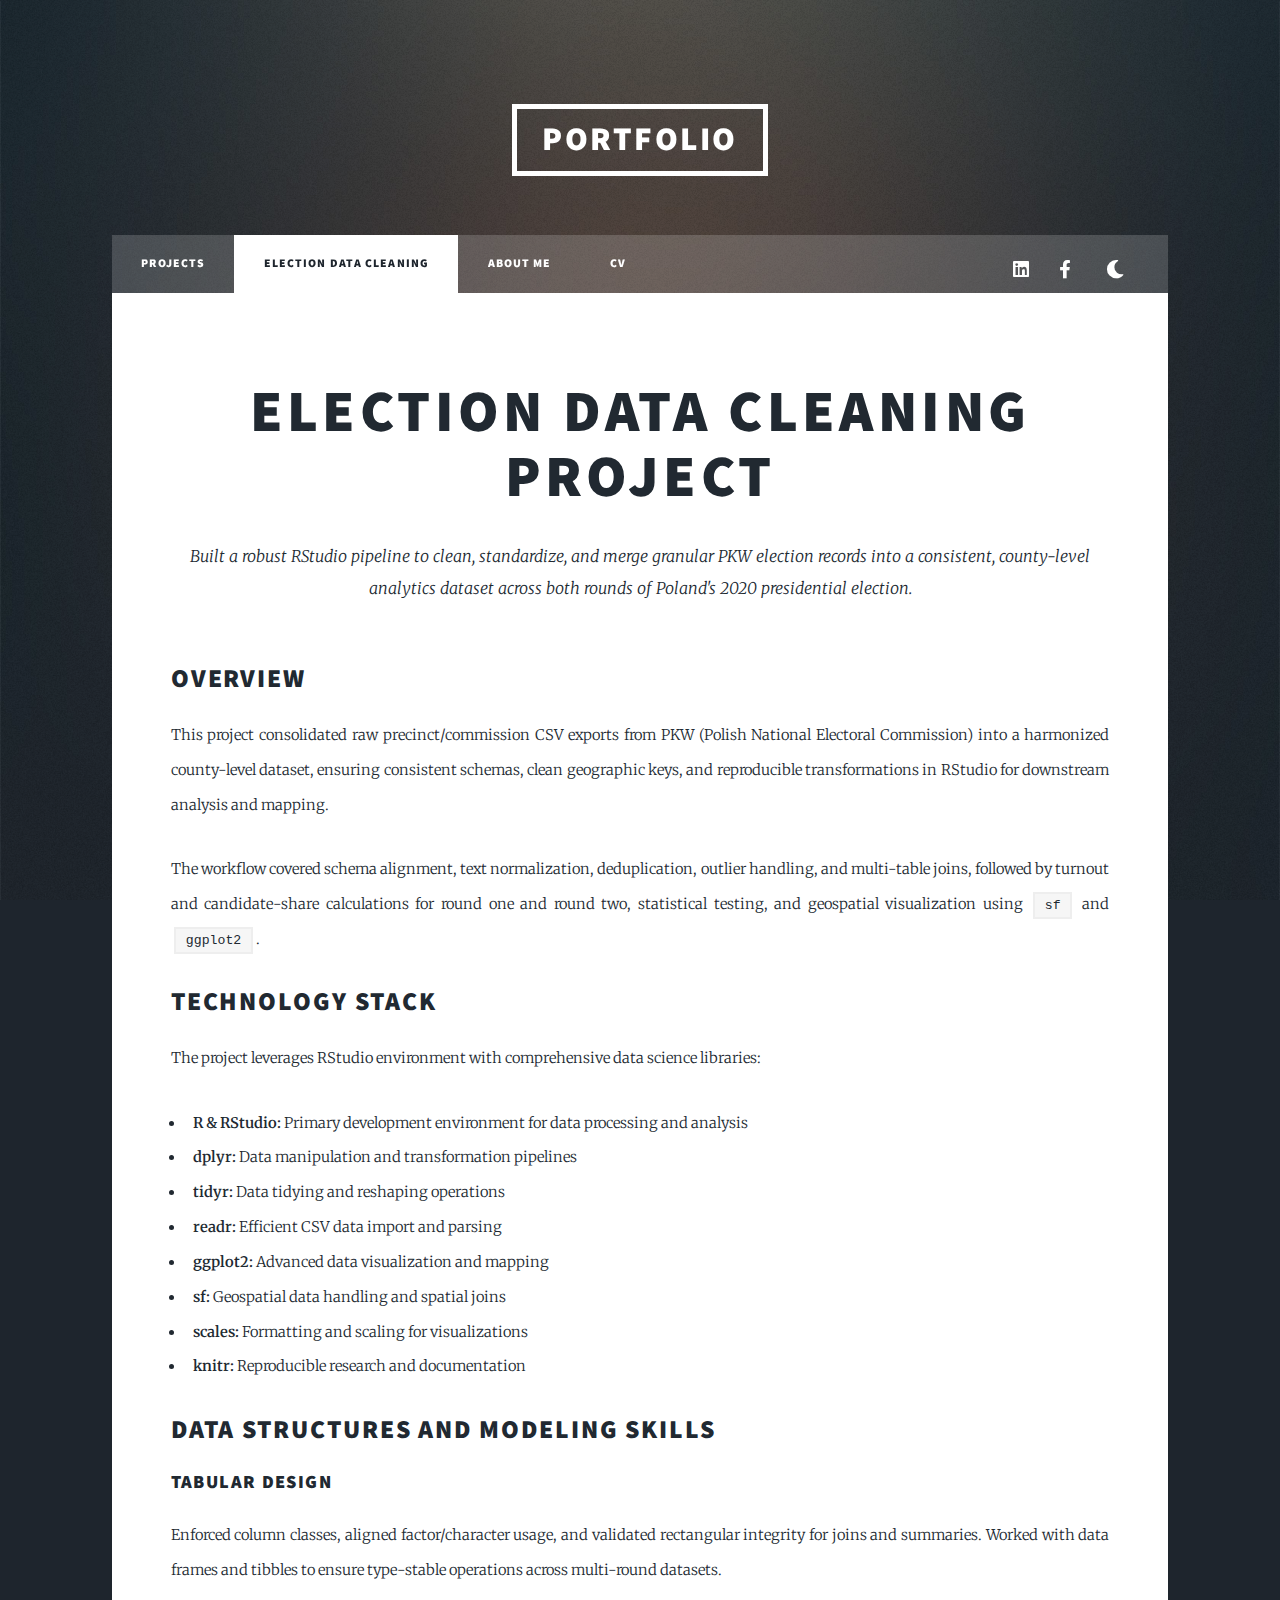
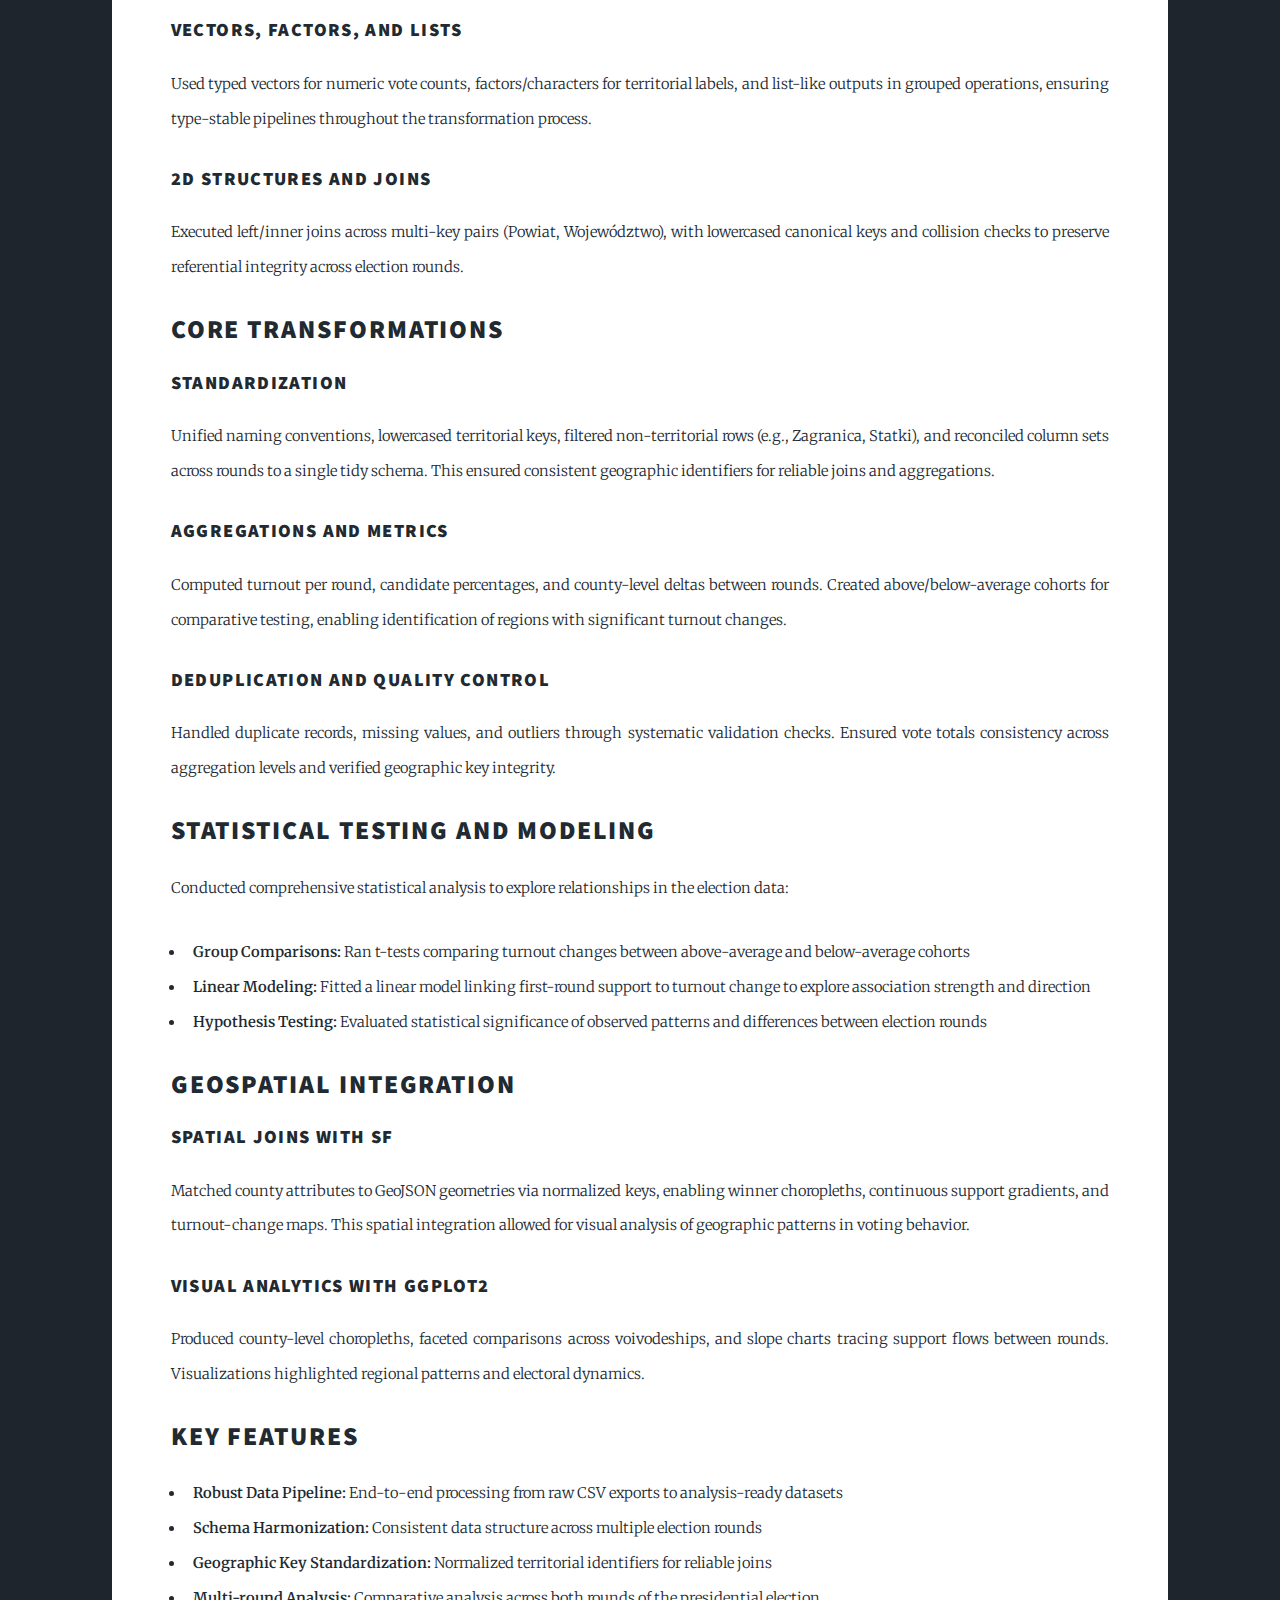
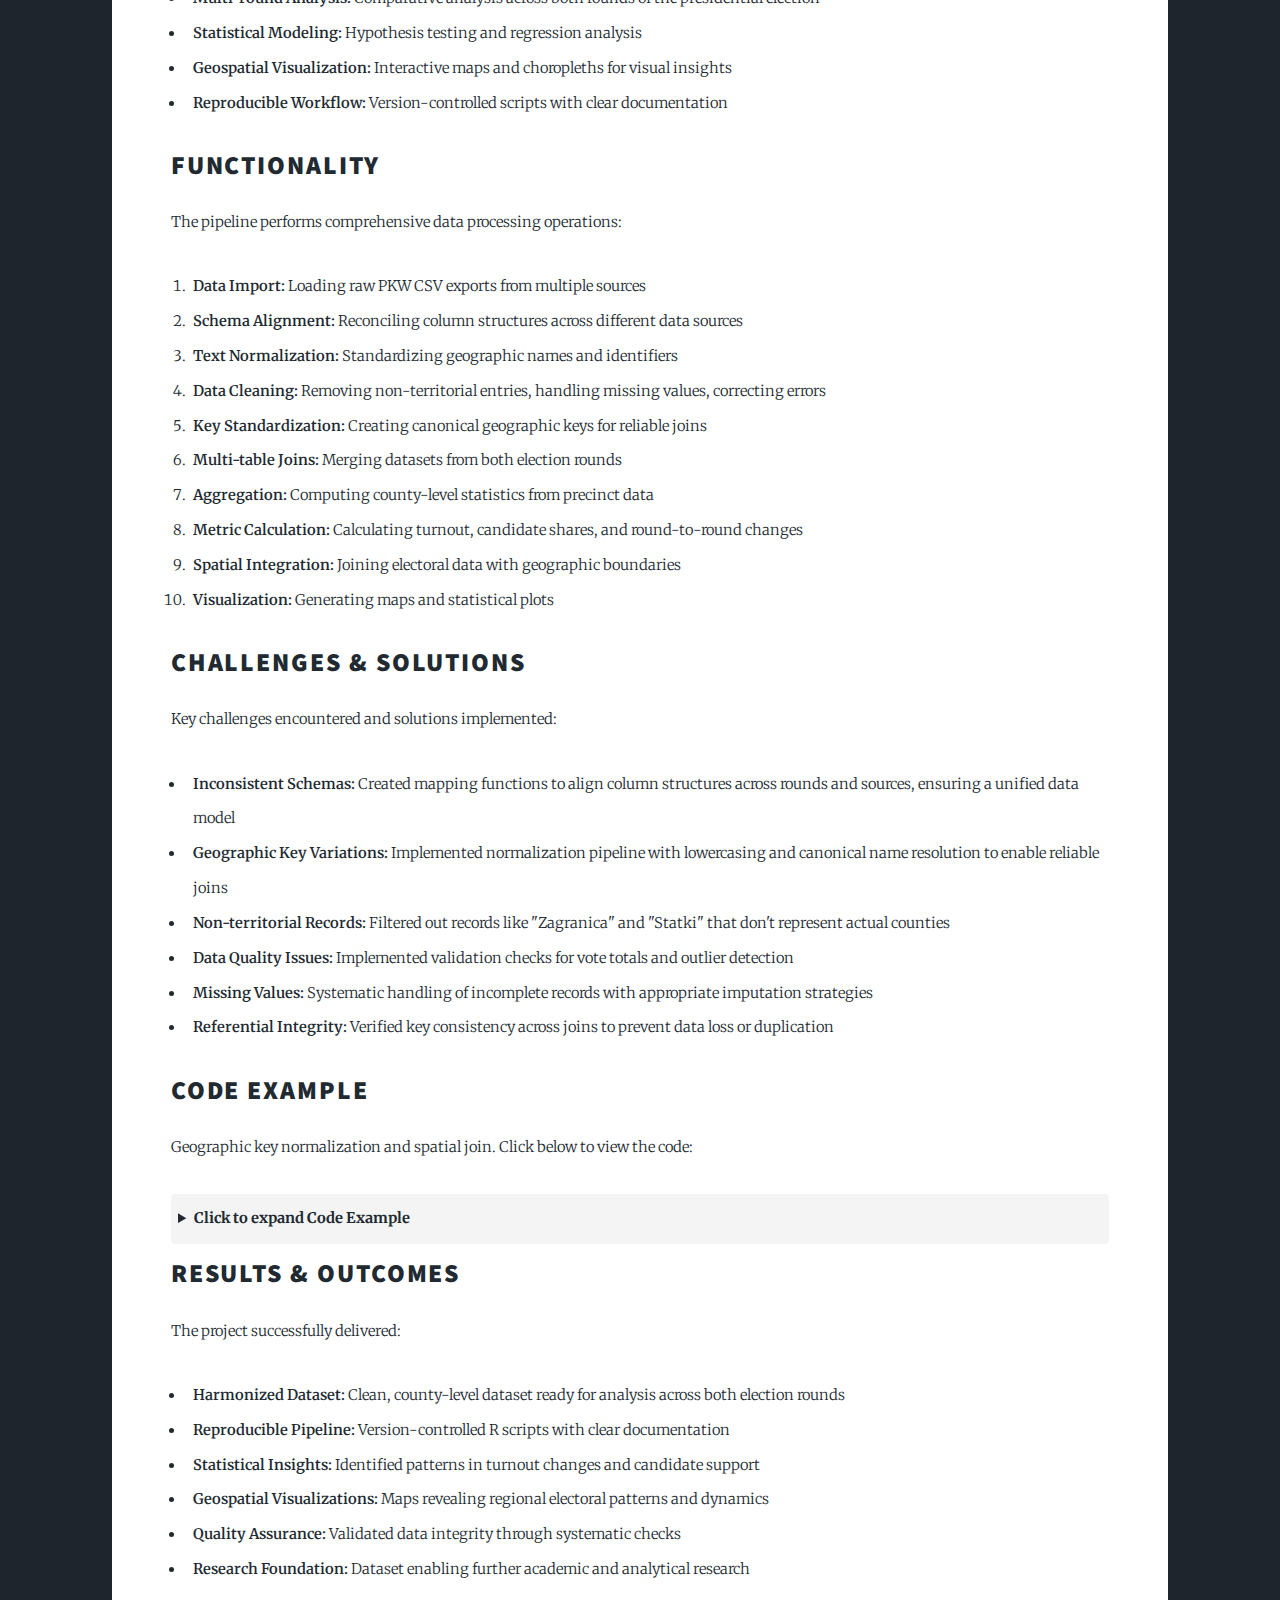
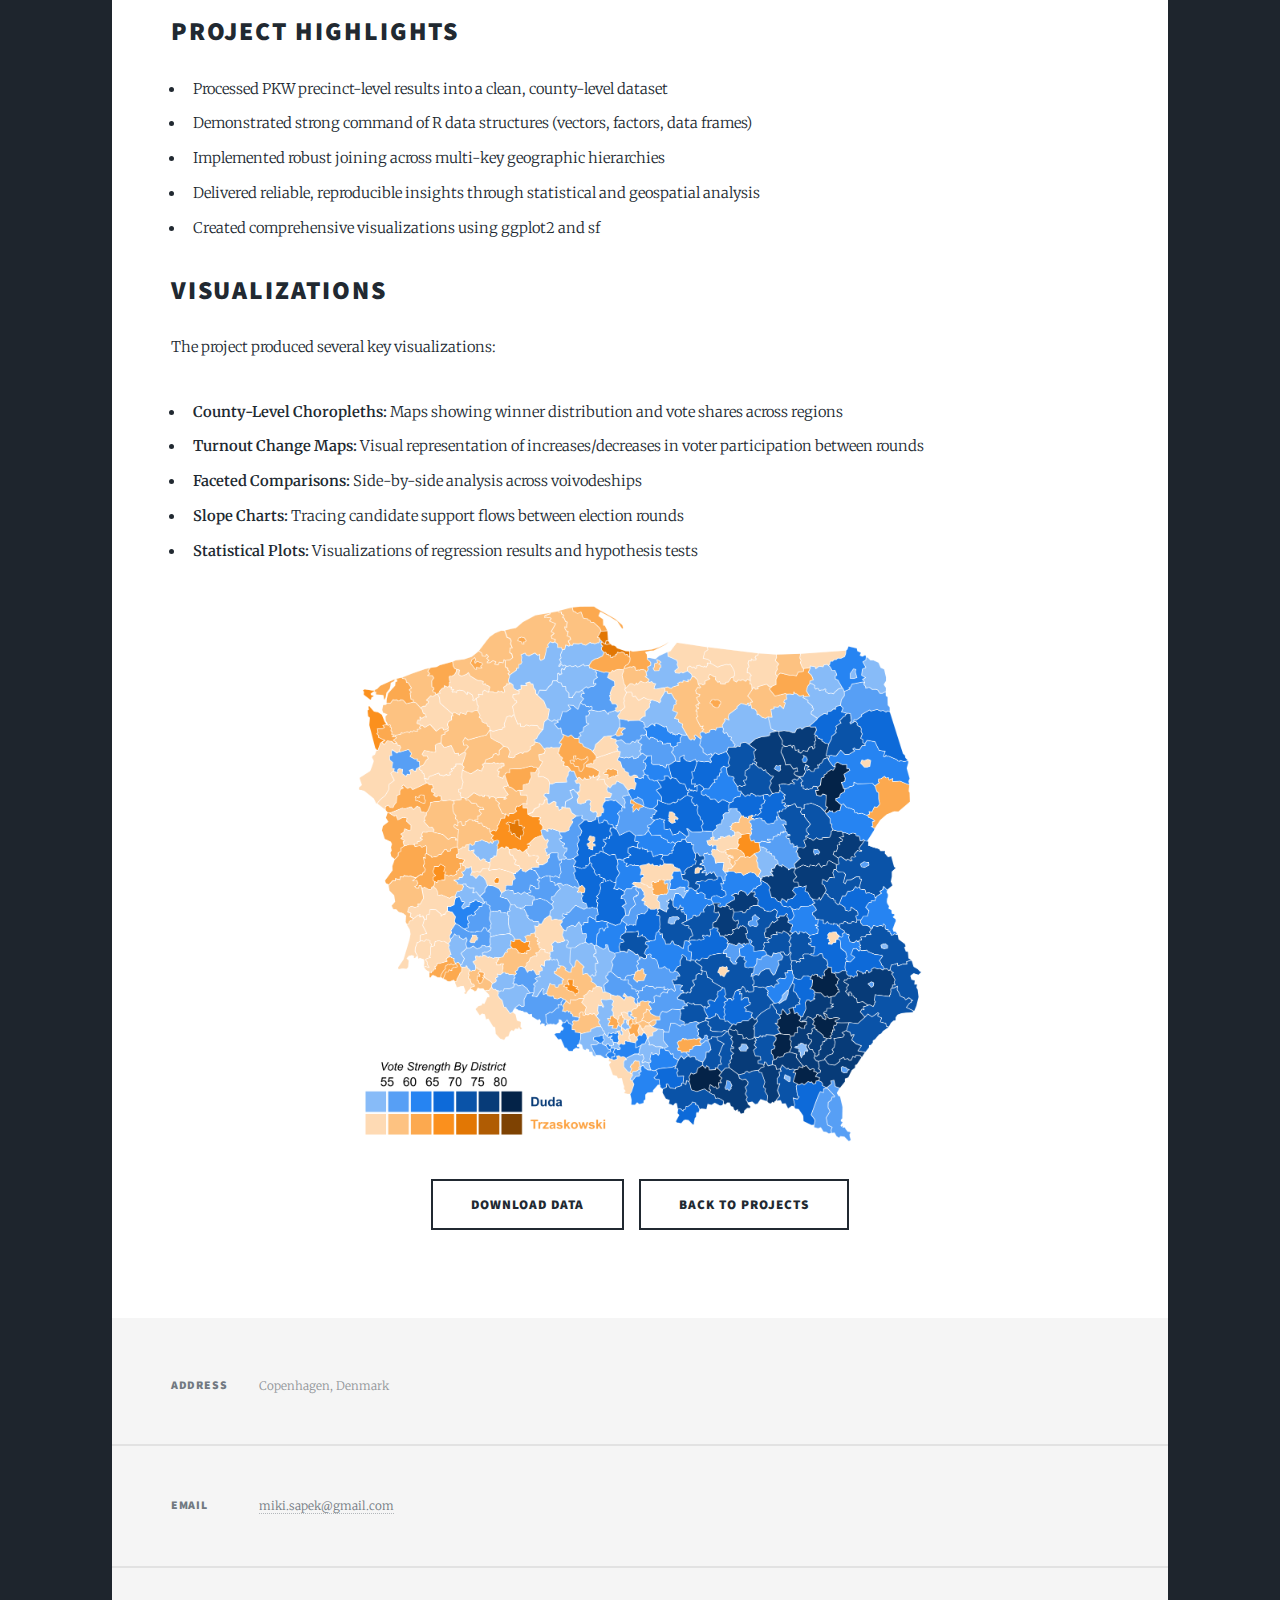
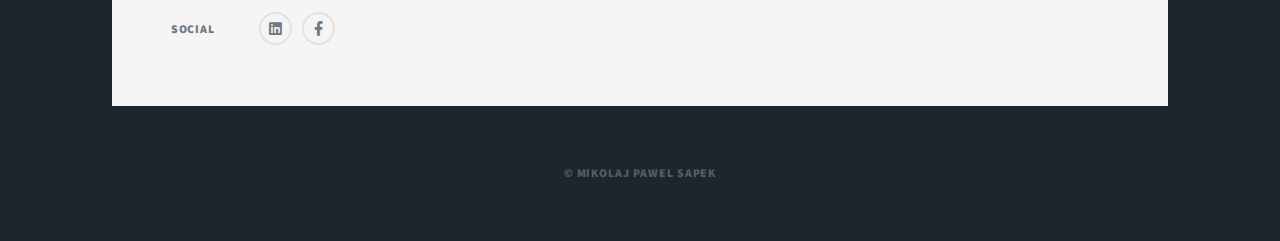
<file: Projects/election-data.html>
<!DOCTYPE HTML>
<!--
	Massively by HTML5 UP
	html5up.net | @ajlkn
	Free for personal and commercial use under the CCA 3.0 license (html5up.net/license)
-->
<html>
	<head>
		<title>Election Data Cleaning Project - Mikolaj Pawel Sapek Portfolio</title>
		<meta charset="utf-8" />
		<meta name="viewport" content="width=device-width, initial-scale=1, user-scalable=no" />
		<link rel="icon" type="image/png" sizes="32x32" href="../favicon-32-rounded.png" />
		<link rel="icon" type="image/png" sizes="64x64" href="../favicon-64-rounded.png" />
		<link rel="shortcut icon" type="image/png" href="../favicon-32-rounded.png" />
		<link rel="stylesheet" href="../assets/css/main.css" />
		<noscript><link rel="stylesheet" href="../assets/css/noscript.css" /></noscript>
		<style>
			/* Dark Mode Styles */
			body.dark-mode {
				background-color: #1a1a1a;
				color: #e0e0e0;
			}
			
			body.dark-mode #main {
				background-color: #2a2a2a;
				color: #e0e0e0;
			}
			
			body.dark-mode #main > * {
				border-top-color: #404040;
			}
			
			body.dark-mode h1, body.dark-mode h2, body.dark-mode h3, 
			body.dark-mode h4, body.dark-mode h5, body.dark-mode h6 {
				color: #ffffff;
			}
			
			body.dark-mode a {
				color: #e0e0e0;
				border-bottom-color: rgba(224, 224, 224, 0.5);
			}
			
			body.dark-mode a:hover {
				color: #18bfef !important;
			}
			
			body.dark-mode #header {
				background-color: #1a1a1a;
			}
			
			body.dark-mode #nav {
				background-color: #1a1a1a;
			}
			
			body.dark-mode #footer {
				background-color: #1a1a1a;
				color: #e0e0e0;
			}
			
			body.dark-mode #copyright {
				background-color: #1a1a1a;
				color: #e0e0e0;
			}
			
			body.dark-mode .button {
				color: #ffffff !important;
				border-color: #ffffff !important;
				border-style: solid !important;
				box-shadow: inset 0 0 0 2px #ffffff !important;
			}
			
			body.dark-mode .button:hover {
				background-color: #ffffff !important;
				color: #1a1a1a !important;
				border-color: #ffffff !important;
				box-shadow: inset 0 0 0 2px #ffffff !important;
			}
			
			body.dark-mode strong, body.dark-mode b {
				color: #ffffff !important;
			}
			
			/* Dark mode toggle button */
			#dark-mode-toggle {
				transition: transform 0.2s ease;
				cursor: pointer;
			}
			
			#dark-mode-toggle:hover {
				transform: scale(1.1);
			}
		</style>
	</head>
	<body class="is-preload">

		<!-- Wrapper -->
			<div id="wrapper">

				<!-- Header -->
					<header id="header">
						<a href="../index.html" class="logo">Portfolio</a>
					</header>

				<!-- Nav -->
					<nav id="nav">
						<ul class="links">
							<li><a href="../index.html">Projects</a></li>
							<li class="active"><a href="election-data.html">Election Data Cleaning</a></li>
							<li><a href="../aboutme.html">About Me</a></li>
							<li><a href="../cv.html">CV</a></li>
						</ul>
						<ul class="icons">
							<li><a href="https://www.linkedin.com/in/miko%C5%82aj-pawe%C5%82-sapek-8b5633267/" class="icon brands alt fa-linkedin"><span class="label">LinkedIn</span></a></li>
							<li><a href="https://www.facebook.com/profile.php?id=100009058364906" class="icon brands fa-facebook-f"><span class="label">Facebook</span></a></li>
							<li id="dark-mode-toggle" style="cursor: pointer; padding: 0.5em;">
								<span class="icon solid fa-moon" id="dark-mode-icon"></span>
							</li>
						</ul>
					</nav>

				<!-- Main -->
					<div id="main">

						<!-- Post -->
							<section class="post">
								<header class="major">
									<h1>Election Data Cleaning<br />
									Project</h1>
									<p>Built a robust RStudio pipeline to clean, standardize, and merge granular PKW election records into a consistent, county-level analytics dataset across both rounds of Poland's 2020 presidential election.</p>
								</header>
								
								<h2>Overview</h2>
								<p>This project consolidated raw precinct/commission CSV exports from PKW (Polish National Electoral Commission) into a harmonized county-level dataset, ensuring consistent schemas, clean geographic keys, and reproducible transformations in RStudio for downstream analysis and mapping.</p>
								<p>The workflow covered schema alignment, text normalization, deduplication, outlier handling, and multi-table joins, followed by turnout and candidate-share calculations for round one and round two, statistical testing, and geospatial visualization using <code>sf</code> and <code>ggplot2</code>.</p>
								
								<h2>Technology Stack</h2>
								<p>The project leverages RStudio environment with comprehensive data science libraries:</p>
								<ul>
									<li><strong>R & RStudio:</strong> Primary development environment for data processing and analysis</li>
									<li><strong>dplyr:</strong> Data manipulation and transformation pipelines</li>
									<li><strong>tidyr:</strong> Data tidying and reshaping operations</li>
									<li><strong>readr:</strong> Efficient CSV data import and parsing</li>
									<li><strong>ggplot2:</strong> Advanced data visualization and mapping</li>
									<li><strong>sf:</strong> Geospatial data handling and spatial joins</li>
									<li><strong>scales:</strong> Formatting and scaling for visualizations</li>
									<li><strong>knitr:</strong> Reproducible research and documentation</li>
								</ul>

								<h2>Data Structures and Modeling Skills</h2>
								
								<h3>Tabular Design</h3>
								<p>Enforced column classes, aligned factor/character usage, and validated rectangular integrity for joins and summaries. Worked with data frames and tibbles to ensure type-stable operations across multi-round datasets.</p>
								
								<h3>Vectors, Factors, and Lists</h3>
								<p>Used typed vectors for numeric vote counts, factors/characters for territorial labels, and list-like outputs in grouped operations, ensuring type-stable pipelines throughout the transformation process.</p>
								
								<h3>2D Structures and Joins</h3>
								<p>Executed left/inner joins across multi-key pairs (Powiat, Województwo), with lowercased canonical keys and collision checks to preserve referential integrity across election rounds.</p>

								<h2>Core Transformations</h2>
								
								<h3>Standardization</h3>
								<p>Unified naming conventions, lowercased territorial keys, filtered non-territorial rows (e.g., Zagranica, Statki), and reconciled column sets across rounds to a single tidy schema. This ensured consistent geographic identifiers for reliable joins and aggregations.</p>
								
								<h3>Aggregations and Metrics</h3>
								<p>Computed turnout per round, candidate percentages, and county-level deltas between rounds. Created above/below-average cohorts for comparative testing, enabling identification of regions with significant turnout changes.</p>
								
								<h3>Deduplication and Quality Control</h3>
								<p>Handled duplicate records, missing values, and outliers through systematic validation checks. Ensured vote totals consistency across aggregation levels and verified geographic key integrity.</p>

								<h2>Statistical Testing and Modeling</h2>
								<p>Conducted comprehensive statistical analysis to explore relationships in the election data:</p>
								<ul>
									<li><strong>Group Comparisons:</strong> Ran t-tests comparing turnout changes between above-average and below-average cohorts</li>
									<li><strong>Linear Modeling:</strong> Fitted a linear model linking first-round support to turnout change to explore association strength and direction</li>
									<li><strong>Hypothesis Testing:</strong> Evaluated statistical significance of observed patterns and differences between election rounds</li>
								</ul>

								<h2>Geospatial Integration</h2>
								
								<h3>Spatial Joins with sf</h3>
								<p>Matched county attributes to GeoJSON geometries via normalized keys, enabling winner choropleths, continuous support gradients, and turnout-change maps. This spatial integration allowed for visual analysis of geographic patterns in voting behavior.</p>
								
								<h3>Visual Analytics with ggplot2</h3>
								<p>Produced county-level choropleths, faceted comparisons across voivodeships, and slope charts tracing support flows between rounds. Visualizations highlighted regional patterns and electoral dynamics.</p>

								<h2>Key Features</h2>
								<ul>
									<li><strong>Robust Data Pipeline:</strong> End-to-end processing from raw CSV exports to analysis-ready datasets</li>
									<li><strong>Schema Harmonization:</strong> Consistent data structure across multiple election rounds</li>
									<li><strong>Geographic Key Standardization:</strong> Normalized territorial identifiers for reliable joins</li>
									<li><strong>Multi-round Analysis:</strong> Comparative analysis across both rounds of the presidential election</li>
									<li><strong>Statistical Modeling:</strong> Hypothesis testing and regression analysis</li>
									<li><strong>Geospatial Visualization:</strong> Interactive maps and choropleths for visual insights</li>
									<li><strong>Reproducible Workflow:</strong> Version-controlled scripts with clear documentation</li>
								</ul>

								<h2>Functionality</h2>
								<p>The pipeline performs comprehensive data processing operations:</p>
								<ol>
									<li><strong>Data Import:</strong> Loading raw PKW CSV exports from multiple sources</li>
									<li><strong>Schema Alignment:</strong> Reconciling column structures across different data sources</li>
									<li><strong>Text Normalization:</strong> Standardizing geographic names and identifiers</li>
									<li><strong>Data Cleaning:</strong> Removing non-territorial entries, handling missing values, correcting errors</li>
									<li><strong>Key Standardization:</strong> Creating canonical geographic keys for reliable joins</li>
									<li><strong>Multi-table Joins:</strong> Merging datasets from both election rounds</li>
									<li><strong>Aggregation:</strong> Computing county-level statistics from precinct data</li>
									<li><strong>Metric Calculation:</strong> Calculating turnout, candidate shares, and round-to-round changes</li>
									<li><strong>Spatial Integration:</strong> Joining electoral data with geographic boundaries</li>
									<li><strong>Visualization:</strong> Generating maps and statistical plots</li>
								</ol>

								<h2>Challenges & Solutions</h2>
								<p>Key challenges encountered and solutions implemented:</p>
								<ul>
									<li><strong>Inconsistent Schemas:</strong> Created mapping functions to align column structures across rounds and sources, ensuring a unified data model</li>
									<li><strong>Geographic Key Variations:</strong> Implemented normalization pipeline with lowercasing and canonical name resolution to enable reliable joins</li>
									<li><strong>Non-territorial Records:</strong> Filtered out records like "Zagranica" and "Statki" that don't represent actual counties</li>
									<li><strong>Data Quality Issues:</strong> Implemented validation checks for vote totals and outlier detection</li>
									<li><strong>Missing Values:</strong> Systematic handling of incomplete records with appropriate imputation strategies</li>
									<li><strong>Referential Integrity:</strong> Verified key consistency across joins to prevent data loss or duplication</li>
								</ul>

								<h2>Code Example</h2>
								<p>Geographic key normalization and spatial join. Click below to view the code:</p>
								
								<details>
									<summary style="cursor: pointer; font-weight: bold; margin: 1em 0; padding: 0.5em; background: #f4f4f4; border-radius: 4px;">Click to expand Code Example</summary>
									<pre style="margin-top: 1em;"><code># Normalize geographic keys for reliable joins
library(dplyr)
library(sf)

# Lowercase and standardize county names
election_data <- election_data %>%
  mutate(
    powiat_normalized = tolower(str_trim(Powiat)),
    wojewodztwo_normalized = tolower(str_trim(Województwo))
  ) %>%
  filter(
    !powiat_normalized %in% c("zagranica", "statki")  # Remove non-territorial
  )

# Spatial join with geographic boundaries
counties_sf <- st_read("data/powiaty.geojson") %>%
  mutate(
    powiat_normalized = tolower(str_trim(name))
  )

# Join electoral data with spatial data
election_spatial <- election_data %>%
  left_join(counties_sf, by = "powiat_normalized")

# Calculate turnout metrics
election_summary <- election_spatial %>%
  group_by(powiat_normalized) %>%
  summarise(
    turnout_round1 = sum(votes_round1) / sum(eligible_voters),
    turnout_round2 = sum(votes_round2) / sum(eligible_voters),
    turnout_change = turnout_round2 - turnout_round1,
    winner_round1 = names(which.max(votes_candidate1_round1)),
    winner_round2 = names(which.max(votes_candidate2_round2))
  )</code></pre>
								</details>

								<h2>Results & Outcomes</h2>
								<p>The project successfully delivered:</p>
								<ul>
									<li><strong>Harmonized Dataset:</strong> Clean, county-level dataset ready for analysis across both election rounds</li>
									<li><strong>Reproducible Pipeline:</strong> Version-controlled R scripts with clear documentation</li>
									<li><strong>Statistical Insights:</strong> Identified patterns in turnout changes and candidate support</li>
									<li><strong>Geospatial Visualizations:</strong> Maps revealing regional electoral patterns and dynamics</li>
									<li><strong>Quality Assurance:</strong> Validated data integrity through systematic checks</li>
									<li><strong>Research Foundation:</strong> Dataset enabling further academic and analytical research</li>
								</ul>

								<h2>Project Highlights</h2>
								<ul>
									<li>Processed PKW precinct-level results into a clean, county-level dataset</li>
									<li>Demonstrated strong command of R data structures (vectors, factors, data frames)</li>
									<li>Implemented robust joining across multi-key geographic hierarchies</li>
									<li>Delivered reliable, reproducible insights through statistical and geospatial analysis</li>
									<li>Created comprehensive visualizations using ggplot2 and sf</li>
								</ul>

								<h2>Visualizations</h2>
								<p>The project produced several key visualizations:</p>
								<ul>
									<li><strong>County-Level Choropleths:</strong> Maps showing winner distribution and vote shares across regions</li>
									<li><strong>Turnout Change Maps:</strong> Visual representation of increases/decreases in voter participation between rounds</li>
									<li><strong>Faceted Comparisons:</strong> Side-by-side analysis across voivodeships</li>
									<li><strong>Slope Charts:</strong> Tracing candidate support flows between election rounds</li>
									<li><strong>Statistical Plots:</strong> Visualizations of regression results and hypothesis tests</li>
								</ul>
								<div class="image fit"><img src="../images/2020_Polish_presidential_election_-_2nd_round_results.png" alt="Election Data Visualization - Poland Election Results Map" style="max-width: 60%; margin: 0 auto; display: block;" /></div>

								<ul class="actions special">
									<li><a href="../files/Election 2020.R" class="button large" download>Download Data</a></li>
									<li><a href="../index.html" class="button large">Back to Projects</a></li>
								</ul>
							</section>

					</div>

				<!-- Footer -->
					<footer id="footer">
						<section class="split contact">
							<section class="alt">
								<h3>Address</h3>
								<p>Copenhagen, Denmark<br />
								</p>
							</section>
							<section>
								<h3>Email</h3>
								<p><a href="#">miki.sapek@gmail.com</a></p>
							</section>
							<section>
								<h3>Social</h3>
								<ul class="icons alt">
									<li><a href="https://www.linkedin.com/in/miko%C5%82aj-pawe%C5%82-sapek-8b5633267/" class="icon brands alt fa-linkedin"><span class="label">LinkedIn</span></a></li>
							        <li><a href="https://www.facebook.com/profile.php?id=100009058364906" class="icon brands fa-facebook-f"><span class="label">Facebook</span></a></li>
								</ul>
							</section>
						</section>
					</footer>

				<!-- Copyright -->
					<div id="copyright">
						<ul><li>&copy; Mikolaj Pawel Sapek</li></ul>
					</div>

			</div>

		<!-- Scripts -->
			<script src="../assets/js/jquery.min.js"></script>
			<script src="../assets/js/jquery.scrollex.min.js"></script>
			<script src="../assets/js/jquery.scrolly.min.js"></script>
			<script src="../assets/js/browser.min.js"></script>
			<script src="../assets/js/breakpoints.min.js"></script>
			<script src="../assets/js/util.js"></script>
			<script src="../assets/js/main.js"></script>
			
			<script>
			// Smooth scroll dla całej strony
			document.documentElement.style.scrollBehavior = 'smooth';

			// Dark Mode Toggle
			(function() {
				const darkModeToggle = document.getElementById('dark-mode-toggle');
				const darkModeIcon = document.getElementById('dark-mode-icon');
				
				// Check for saved theme preference or default to light mode
				const currentTheme = localStorage.getItem('theme') || 'light';
				
				if (currentTheme === 'dark') {
					document.body.classList.add('dark-mode');
					if (darkModeIcon) {
						darkModeIcon.classList.remove('fa-moon');
						darkModeIcon.classList.add('fa-sun');
					}
				}
				
				if (darkModeToggle && darkModeIcon) {
					darkModeToggle.addEventListener('click', function() {
						document.body.classList.toggle('dark-mode');
						
						if (document.body.classList.contains('dark-mode')) {
							localStorage.setItem('theme', 'dark');
							darkModeIcon.classList.remove('fa-moon');
							darkModeIcon.classList.add('fa-sun');
						} else {
							localStorage.setItem('theme', 'light');
							darkModeIcon.classList.remove('fa-sun');
							darkModeIcon.classList.add('fa-moon');
						}
					});
				}
			})();
			</script>

	</body>
</html>
</file>
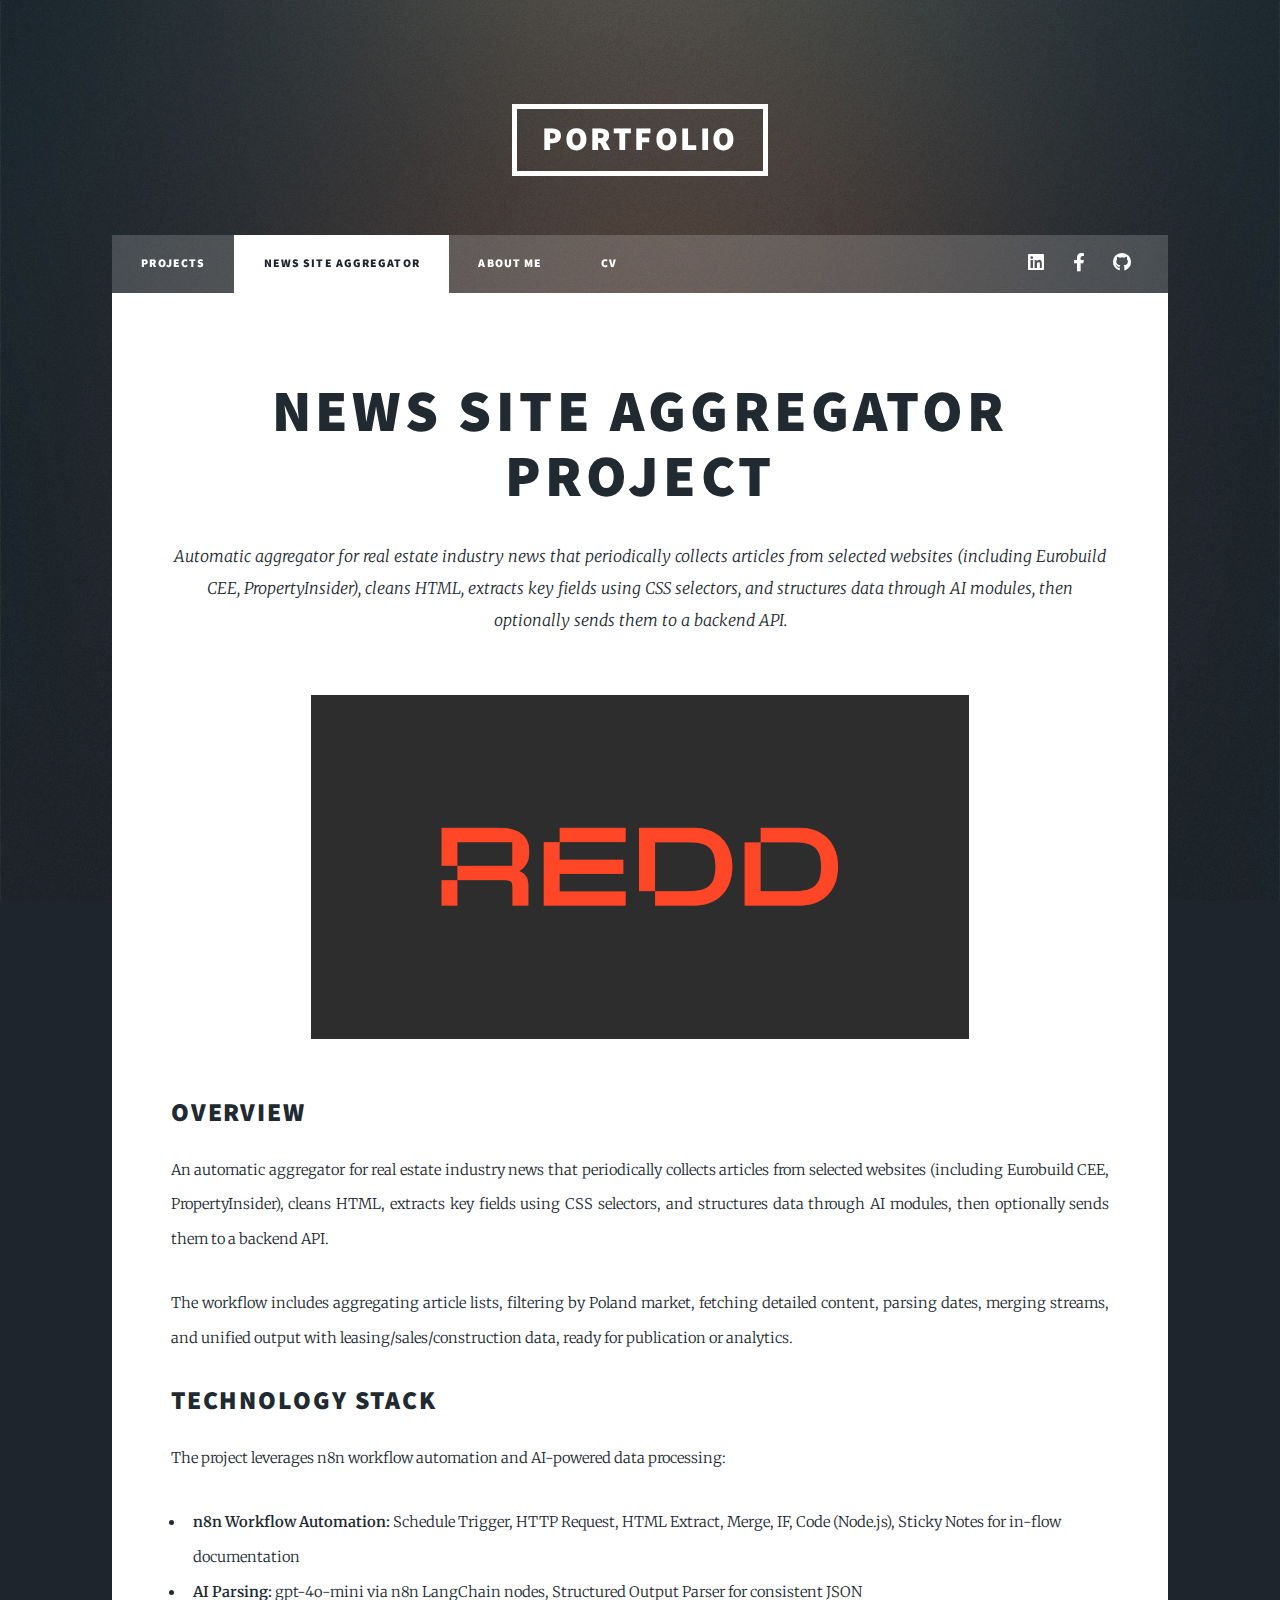
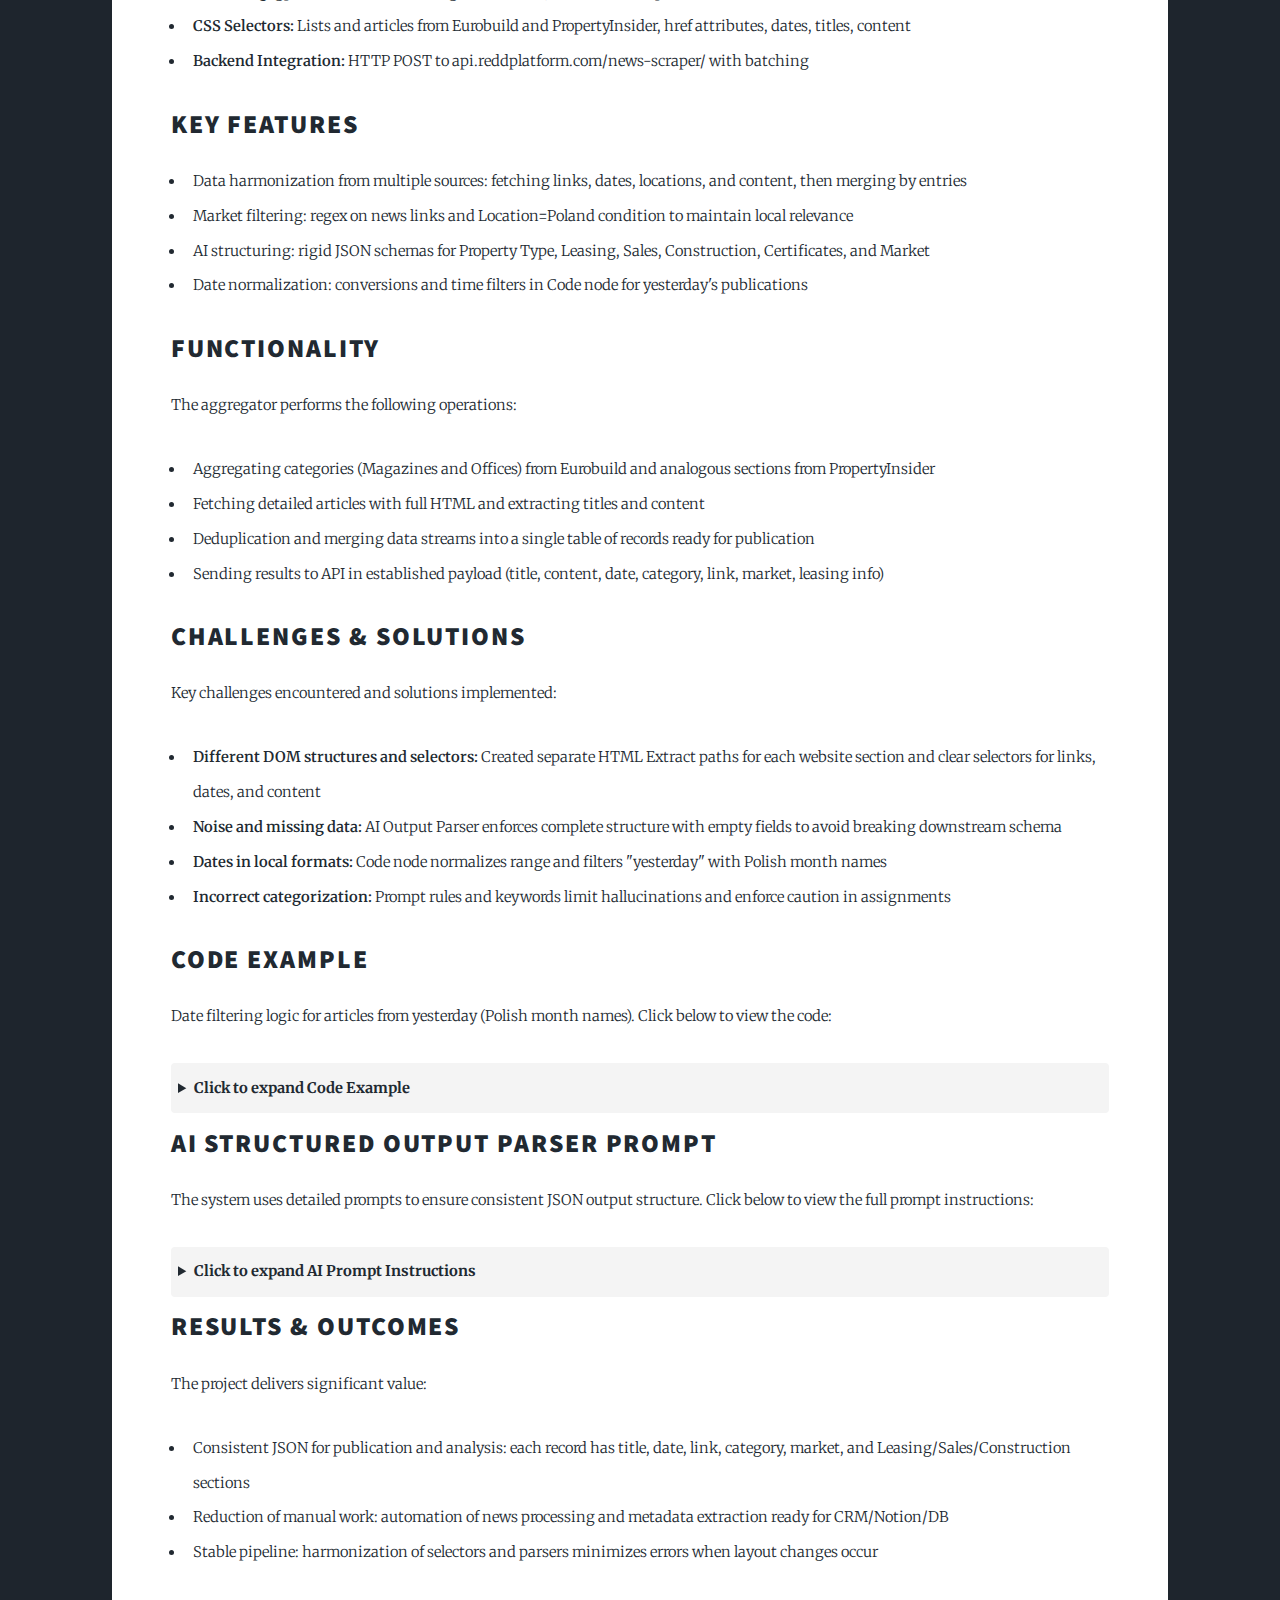
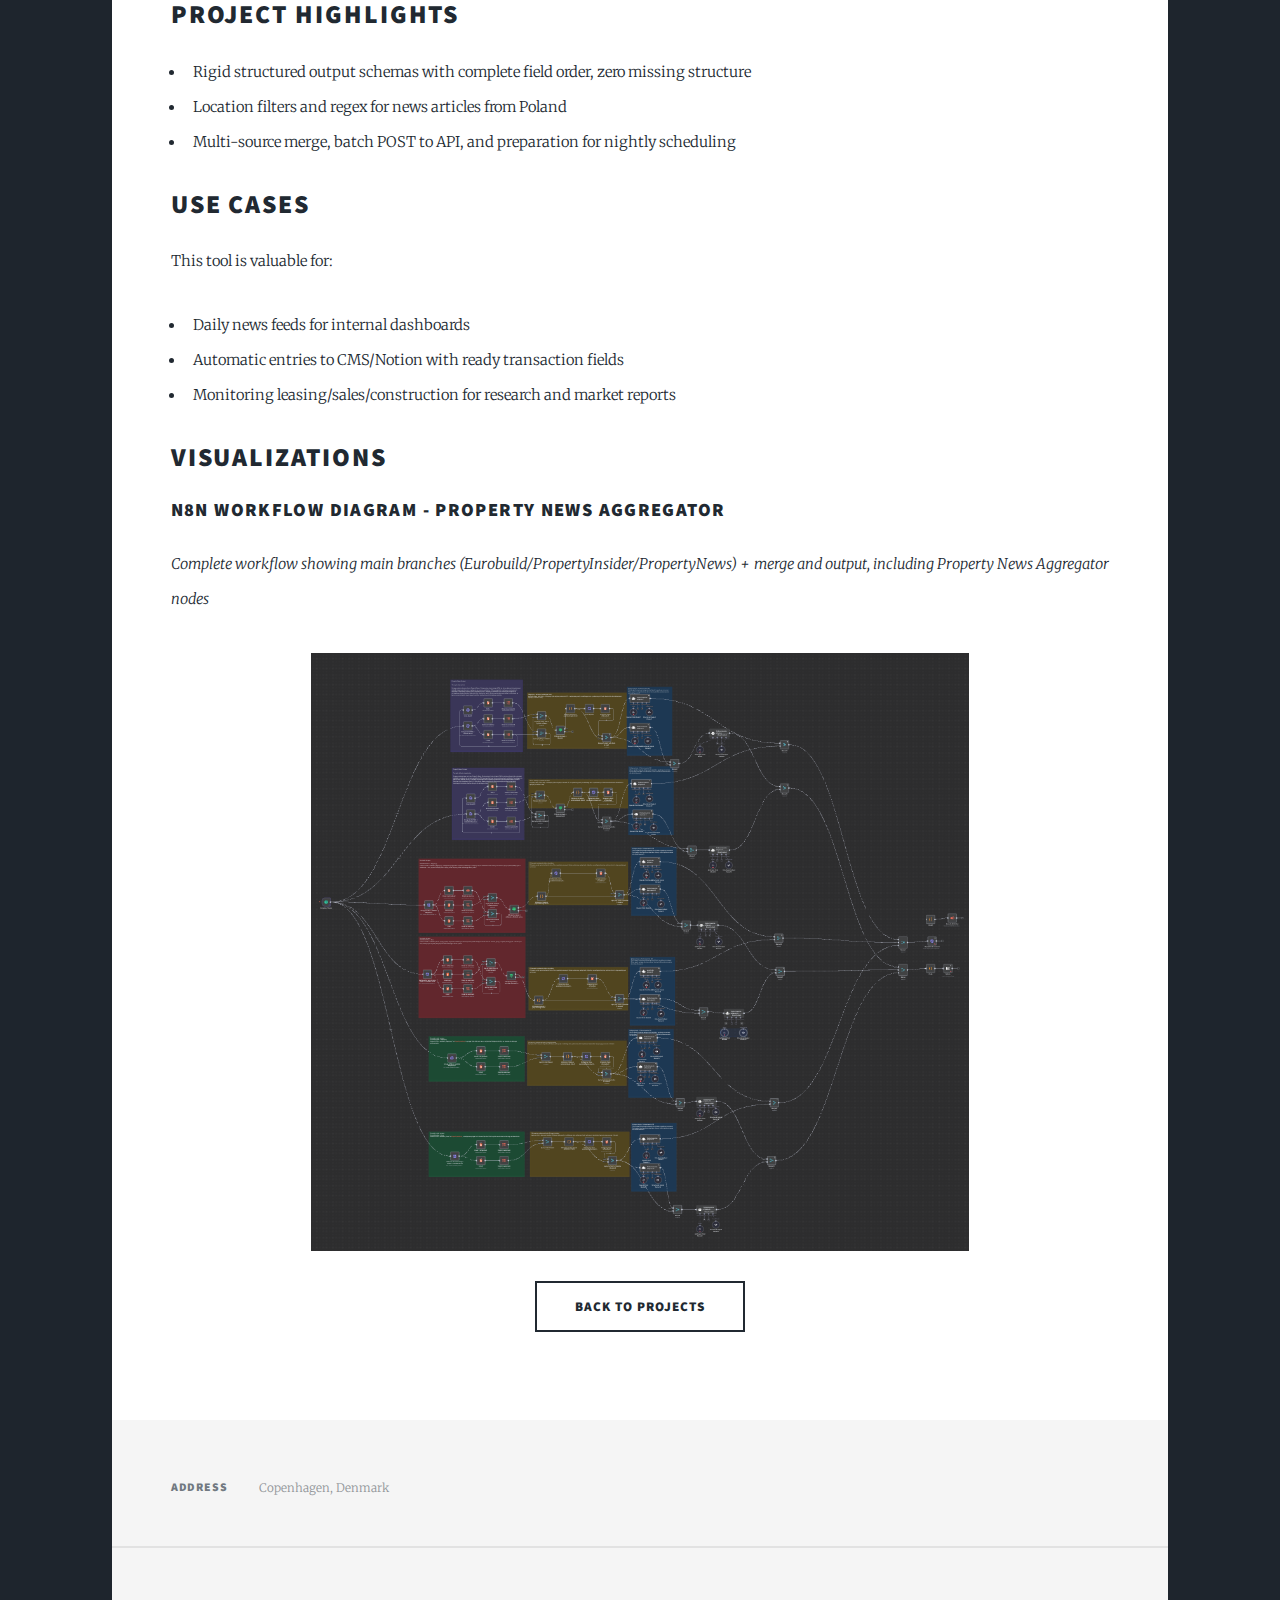
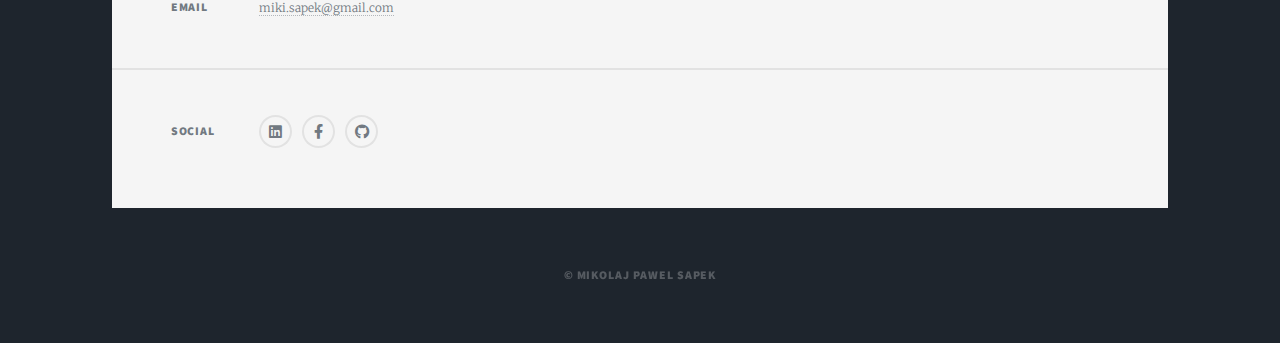
<file: Projects/news-scraper.html>
<!DOCTYPE HTML>
<!--
	Massively by HTML5 UP
	html5up.net | @ajlkn
	Free for personal and commercial use under the CCA 3.0 license (html5up.net/license)
-->
<html>
	<head>
		<title>News Site Aggregator Project - Mikolaj Pawel Sapek Portfolio</title>
		<meta charset="utf-8" />
		<meta name="viewport" content="width=device-width, initial-scale=1, user-scalable=no" />
		<link rel="stylesheet" href="../assets/css/main.css" />
		<noscript><link rel="stylesheet" href="../assets/css/noscript.css" /></noscript>
	</head>
	<body class="is-preload">

		<!-- Wrapper -->
			<div id="wrapper">

				<!-- Header -->
					<header id="header">
						<a href="../index.html" class="logo">Portfolio</a>
					</header>

				<!-- Nav -->
					<nav id="nav">
						<ul class="links">
							<li><a href="../index.html">Projects</a></li>
							<li class="active"><a href="news-scraper.html">News Site Aggregator</a></li>
							<li><a href="../aboutme.html">About Me</a></li>
							<li><a href="../cv.html">CV</a></li>
						</ul>
						<ul class="icons">
							<li><a href="www.linkedin.com/in/mikołaj-paweł-sapek-8b5633267" class="icon brands alt fa-linkedin"><span class="label">LinkedIn</span></a></li>
							<li><a href="#" class="icon brands fa-facebook-f"><span class="label">Facebook</span></a></li>
							<li><a href="#" class="icon brands fa-github"><span class="label">GitHub</span></a></li>
						</ul>
					</nav>

				<!-- Main -->
					<div id="main">

						<!-- Post -->
							<section class="post">
								<header class="major">
									<h1>News Site Aggregator<br />
									Project</h1>
									<p>Automatic aggregator for real estate industry news that periodically collects articles from selected websites (including Eurobuild CEE, PropertyInsider), cleans HTML, extracts key fields using CSS selectors, and structures data through AI modules, then optionally sends them to a backend API.</p>
								</header>
								<div class="image main"><img src="../images/meta-image-redd.png" alt="News Site Aggregator Project" style="max-width: 70%; margin: 0 auto; display: block;" /></div>
								
								<h2>Overview</h2>
								<p>An automatic aggregator for real estate industry news that periodically collects articles from selected websites (including Eurobuild CEE, PropertyInsider), cleans HTML, extracts key fields using CSS selectors, and structures data through AI modules, then optionally sends them to a backend API.</p>
								<p>The workflow includes aggregating article lists, filtering by Poland market, fetching detailed content, parsing dates, merging streams, and unified output with leasing/sales/construction data, ready for publication or analytics.</p>
								
								<h2>Technology Stack</h2>
								<p>The project leverages n8n workflow automation and AI-powered data processing:</p>
								<ul>
									<li><strong>n8n Workflow Automation:</strong> Schedule Trigger, HTTP Request, HTML Extract, Merge, IF, Code (Node.js), Sticky Notes for in-flow documentation</li>
									<li><strong>AI Parsing:</strong> gpt-4o-mini via n8n LangChain nodes, Structured Output Parser for consistent JSON</li>
									<li><strong>CSS Selectors:</strong> Lists and articles from Eurobuild and PropertyInsider, href attributes, dates, titles, content</li>
									<li><strong>Backend Integration:</strong> HTTP POST to api.reddplatform.com/news-scraper/ with batching</li>
								</ul>

								<h2>Key Features</h2>
								<ul>
									<li>Data harmonization from multiple sources: fetching links, dates, locations, and content, then merging by entries</li>
									<li>Market filtering: regex on news links and Location=Poland condition to maintain local relevance</li>
									<li>AI structuring: rigid JSON schemas for Property Type, Leasing, Sales, Construction, Certificates, and Market</li>
									<li>Date normalization: conversions and time filters in Code node for yesterday's publications</li>
								</ul>

								<h2>Functionality</h2>
								<p>The aggregator performs the following operations:</p>
								<ul>
									<li>Aggregating categories (Magazines and Offices) from Eurobuild and analogous sections from PropertyInsider</li>
									<li>Fetching detailed articles with full HTML and extracting titles and content</li>
									<li>Deduplication and merging data streams into a single table of records ready for publication</li>
									<li>Sending results to API in established payload (title, content, date, category, link, market, leasing info)</li>
								</ul>

								<h2>Challenges & Solutions</h2>
								<p>Key challenges encountered and solutions implemented:</p>
								<ul>
									<li><strong>Different DOM structures and selectors:</strong> Created separate HTML Extract paths for each website section and clear selectors for links, dates, and content</li>
									<li><strong>Noise and missing data:</strong> AI Output Parser enforces complete structure with empty fields to avoid breaking downstream schema</li>
									<li><strong>Dates in local formats:</strong> Code node normalizes range and filters "yesterday" with Polish month names</li>
									<li><strong>Incorrect categorization:</strong> Prompt rules and keywords limit hallucinations and enforce caution in assignments</li>
								</ul>

								<h2>Code Example</h2>
								<p>Date filtering logic for articles from yesterday (Polish month names). Click below to view the code:</p>
								
								<details>
									<summary style="cursor: pointer; font-weight: bold; margin: 1em 0; padding: 0.5em; background: #f4f4f4; border-radius: 4px;">Click to expand Code Example</summary>
									<pre style="margin-top: 1em;"><code>// Filter: articles from yesterday (PL months)
const currentDate = new Date();
const previousDay = new Date();
previousDay.setDate(currentDate.getDate() - 1);
previousDay.setHours(0,0,0,0);

const endOfPreviousDay = new Date(previousDay);
endOfPreviousDay.setHours(23,59,59,999);

const months = ["stycznia","lutego","marca","kwietnia","maja","czerwca",
                "lipca","sierpnia","września","października","listopada","grudnia"];

const fmt = d => `${d.getDate().toString().padStart(2,'0')} ${months[d.getMonth()]} ${d.getFullYear()}`;

console.log("Checking articles from:", fmt(previousDay));

const filtered = items.filter(it => {
  const s = it.json["Date"];
  if (!s) return false;
  const [d, m, y] = s.trim().split(" ");
  const mi = months.indexOf(m.toLowerCase());
  const dt = new Date(parseInt(y), mi, parseInt(d));
  return dt >= previousDay && dt <= endOfPreviousDay;
});

return filtered.map(it => ({ json: { date: it.json["Date"], link: it.json["Link"] } }));</code></pre>
								</details>

								<h2>AI Structured Output Parser Prompt</h2>
								<p>The system uses detailed prompts to ensure consistent JSON output structure. Click below to view the full prompt instructions:</p>
								
								<details>
									<summary style="cursor: pointer; font-weight: bold; margin: 1em 0; padding: 0.5em; background: #f4f4f4; border-radius: 4px;">Click to expand AI Prompt Instructions</summary>
									<pre style="margin-top: 1em; max-height: 600px; overflow-y: auto;"><code>You are a real estate consultant specializing in urban residential properties and an experienced industry copywriter. Your task is to analyze an article and structure the information in the given format.

**Leasing**
Tenant Name:
Keywords: tenant, lessee, company, firm, organization, occupier, client

Lease Area:
Keywords: area, space, square meters, sqm, m², floor space, leased area, rental space

Lease Start Date:
Output only the date in format: day number + abbreviated month + year, e.g., 15 Jul 2025.
Do not add any words, descriptions, or prefixes like "start:", "on" etc. If missing – leave empty.
Keywords: lease start, move-in date, occupancy date, start date, beginning of lease

Lease Duration:
Keywords: lease period, contract length, duration, short-term, up to 1 year, contract, multi-year agreement, flexible terms

Agency Representing Tenant:
Keywords: agency, intermediary, advisory firm, representation, advisor, broker, intermediation, leasing manager

Building Owner:
Keywords: owner, investor, developer, property manager, fund, property manager

Floor:
Keywords: floor, level, storey, floor layout, floor plan, floor arrangement

Contract Type:
Keywords: new contract, renegotiation, expansion, short-term contract, extension, flexible contract, flex lease, contract signing

If there are multiple tenants, buildings, or other information in this section – list all values in one line, separated by commas.

**Sale**
Building:
(Always check if the building name refers to leasing, sale, or construction)
Keywords: sale, sold, buyer, sale transaction, portfolio sale, capital transaction

Price:
Keywords: price, value, transaction amount, valued at, market value, contract value, investment worth, realization cost

Seller:
Keywords: seller, owner, vendor, seller's fund, developer, current owner

Buyer:
Keywords: buyer, investor, purchaser, fund, new owner, foreign fund

**Construction**
Building Name:
(Required proper name, cannot be company name. Check if it refers to leasing, sale, or construction)
Keywords: name, property, park, investment, complex, office complex, warehouse investment

Construction Status:
(Provide only one word: Start or Completion. If missing – leave empty)
Keywords: started, completed, in progress, progress status, groundbreaking, handed over, in preparation, status, topping out

Construction Area:
(Provide construction area, e.g., 12,000 sqm. If missing – leave empty)
Keywords: construction area, planned area, target m², GLA, NLA, usable area, gross area, net area, total area

Construction Start Date:
Output only the date in format: day number + abbreviated month + year, e.g., 19 May 2025.
Do not add any words, descriptions, or prefixes. If missing – leave empty.
Keywords: construction start, investment start, groundbreaking, start of realization

Planned Building Handover:
Output only the date in format: day number + abbreviated month + year, e.g., 15 Dec 2026.
Do not add any additional information or descriptive text. If missing – leave empty.
Keywords: planned completion, handover plan, realization deadline, handover, acceptance, space transfer, occupancy permit

**Summary**
Based on the content in {{ $json.content }}, generate a concise article summary.
(Maximum length: 300 characters)
Always generate a summary, even if the text is short, incomplete, or general.

**Certificates**
Certificate Name and Level:
List all certificates assigned to buildings mentioned in the article, e.g., BREEAM Excellent, LEED Gold, WiredScore Platinum, SmartScore Certified.
If multiple – separate with commas. If missing – leave empty.
Keywords: sustainability, ESG, certificate, DGNB, BREEAM, LEED, WELL, green buildings, barrier-free property

**Market:**
Based on building or investment location, match the appropriate market from the lists below.
If location cannot be unambiguously assigned – leave field empty.

Warehouses:
Warsaw, Upper Silesia, Central Poland, Wrocław, Poznań, Tricity, Bydgoszcz and Toruń, Kielce, Kraków, Lublin, Opole, Eastern Poland, Western Poland, Rzeszów, Szczecin

Offices:
Warsaw, Kraków, Wrocław, Tricity, Katowice, Poznań, Łódź, Białystok, Bielsko-Biała, Bydgoszcz, Bytom, Chorzów, Częstochowa, Elbląg, Gdańsk, Gdynia, Gliwice, Gniezno, Gorzów Wielkopolski, Jaworzno, Katowice and Metropolis, Kielce, Koszalin, Legnica, Lublin, Olsztyn, Opole, Radom, Rybnik, Rzeszów, Sopot, Sosnowiec, Stalowa Wola, Stargard, Szczecin, Toruń, Trzebinia, Tychy, Wałbrzych, Włocławek, Zabrze, Zamość, Zielona Góra

Return only one market name, best matched to the location in the article. If there are insufficient location data – leave field empty.

Carefully analyze the context and data contained in the article.
Do not rely solely on keywords – always consider the meaning of entire sentences and relationships between information.
Ensure that assigned information is consistent with the category (leasing, sale, construction) and is not a result of incorrect matching.
If data is ambiguous, be cautious and do not force assignments.

Based on the above data, generate the response exactly in the following JSON format. Do not add any additional descriptions, headers, code markers, or comments. Return only a clean JSON object, starting with { and ending with }. Do not use any Markdown formatting or text around it.</code></pre>
								</details>

								<h2>Results & Outcomes</h2>
								<p>The project delivers significant value:</p>
								<ul>
									<li>Consistent JSON for publication and analysis: each record has title, date, link, category, market, and Leasing/Sales/Construction sections</li>
									<li>Reduction of manual work: automation of news processing and metadata extraction ready for CRM/Notion/DB</li>
									<li>Stable pipeline: harmonization of selectors and parsers minimizes errors when layout changes occur</li>
								</ul>

								<h2>Project Highlights</h2>
								<ul>
									<li>Rigid structured output schemas with complete field order, zero missing structure</li>
									<li>Location filters and regex for news articles from Poland</li>
									<li>Multi-source merge, batch POST to API, and preparation for nightly scheduling</li>
								</ul>

								<h2>Use Cases</h2>
								<p>This tool is valuable for:</p>
								<ul>
									<li>Daily news feeds for internal dashboards</li>
									<li>Automatic entries to CMS/Notion with ready transaction fields</li>
									<li>Monitoring leasing/sales/construction for research and market reports</li>
								</ul>

								<h2>Visualizations</h2>
								<div class="box alt">
									<div class="row gtr-50 gtr-uniform">
										<div class="col-12">
											<h3>n8n Workflow Diagram - Property News Aggregator</h3>
											<p><em>Complete workflow showing main branches (Eurobuild/PropertyInsider/PropertyNews) + merge and output, including Property News Aggregator nodes</em></p>
											<span class="image fit"><img src="../images/Screenshot 2025-11-04 at 19.51.37.png" alt="n8n Workflow Diagram - Property News Aggregator" style="max-width: 70%; margin: 0 auto; display: block;" /></span>
										</div>
									</div>
								</div>

								<ul class="actions special">
									<li><a href="../index.html" class="button large">Back to Projects</a></li>
								</ul>
							</section>

					</div>

				<!-- Footer -->
					<footer id="footer">
						<section class="split contact">
							<section class="alt">
								<h3>Address</h3>
								<p>Copenhagen, Denmark<br />
								</p>
							</section>
							<section>
								<h3>Email</h3>
								<p><a href="#">miki.sapek@gmail.com</a></p>
							</section>
							<section>
								<h3>Social</h3>
								<ul class="icons alt">
									<li><a href="www.linkedin.com/in/mikołaj-paweł-sapek-8b5633267" class="icon brands alt fa-linkedin"><span class="label">LinkedIn</span></a></li>
							        <li><a href="#" class="icon brands fa-facebook-f"><span class="label">Facebook</span></a></li>
							        <li><a href="#" class="icon brands fa-github"><span class="label">GitHub</span></a></li>
								</ul>
							</section>
						</section>
					</footer>

				<!-- Copyright -->
					<div id="copyright">
						<ul><li>&copy; Mikolaj Pawel Sapek</li></ul>
					</div>

			</div>

		<!-- Scripts -->
			<script src="../assets/js/jquery.min.js"></script>
			<script src="../assets/js/jquery.scrollex.min.js"></script>
			<script src="../assets/js/jquery.scrolly.min.js"></script>
			<script src="../assets/js/browser.min.js"></script>
			<script src="../assets/js/breakpoints.min.js"></script>
			<script src="../assets/js/util.js"></script>
			<script src="../assets/js/main.js"></script>

	</body>
</html>
</file>
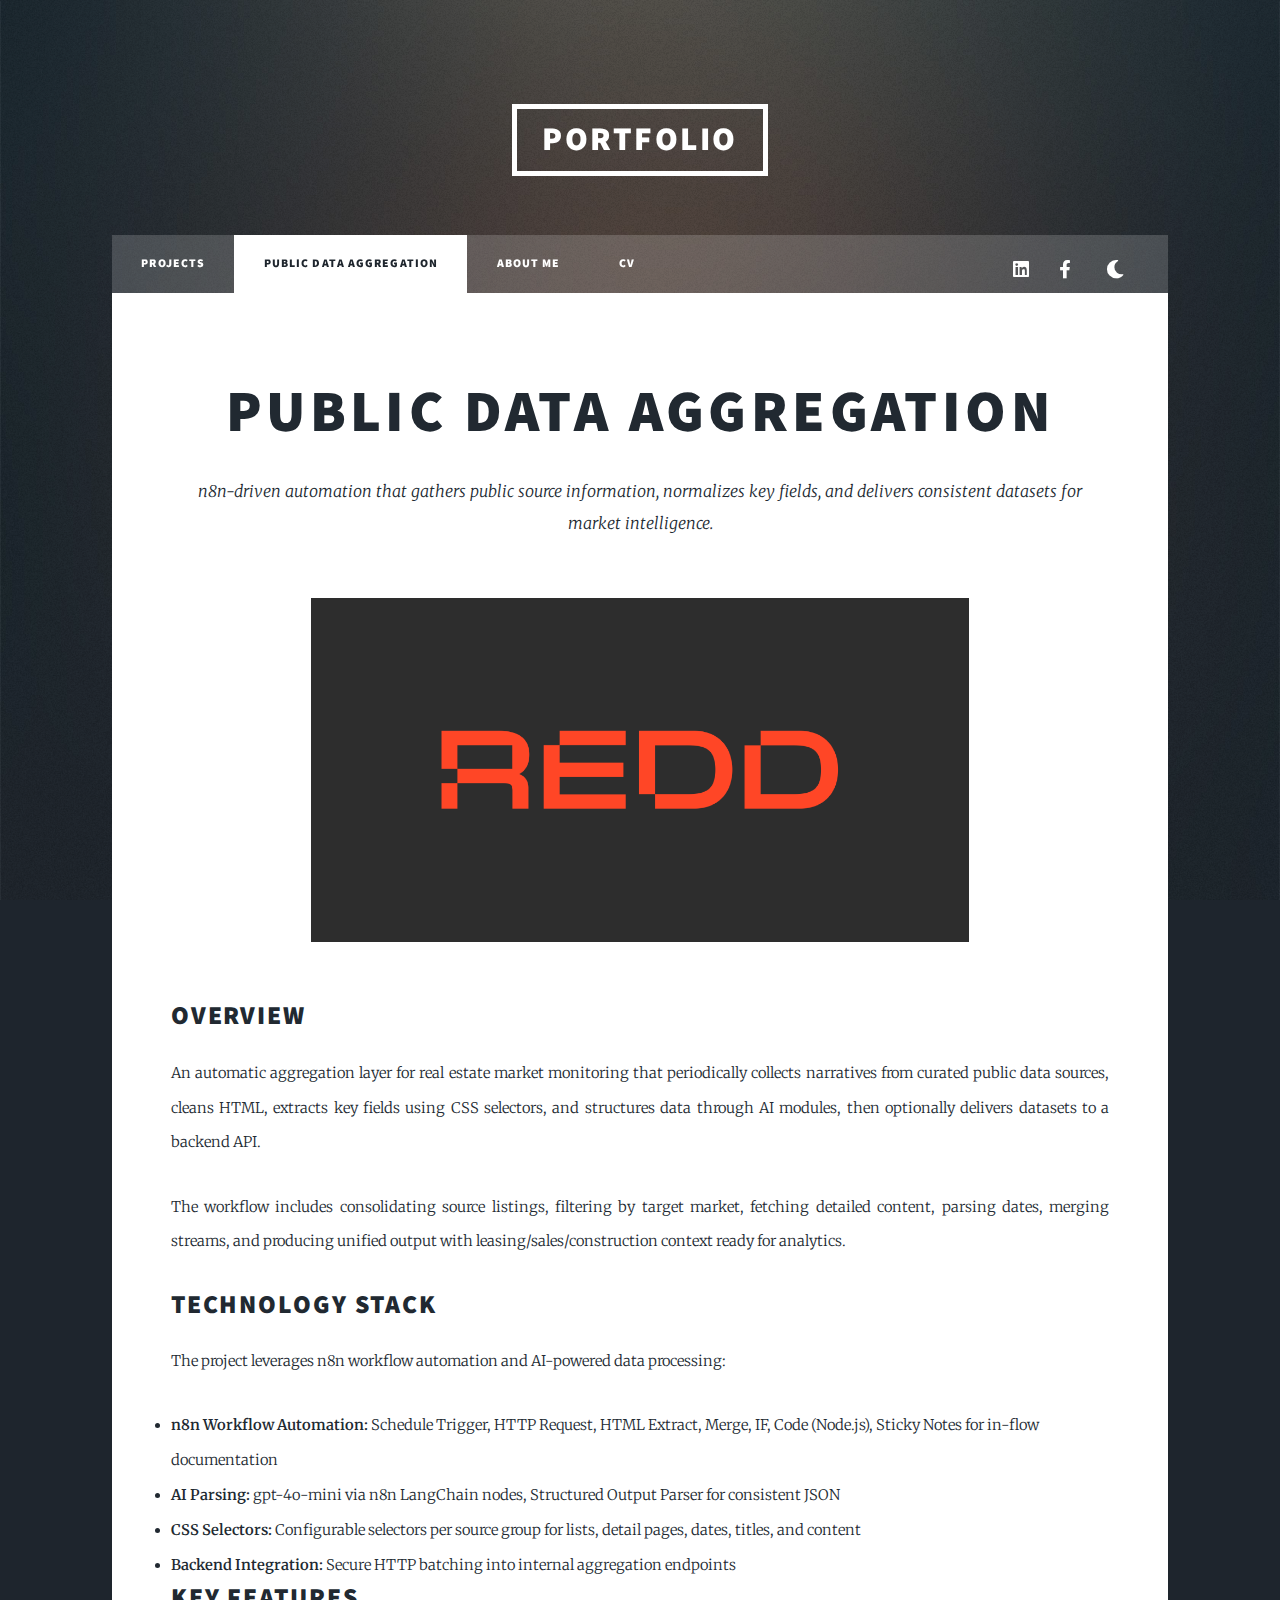
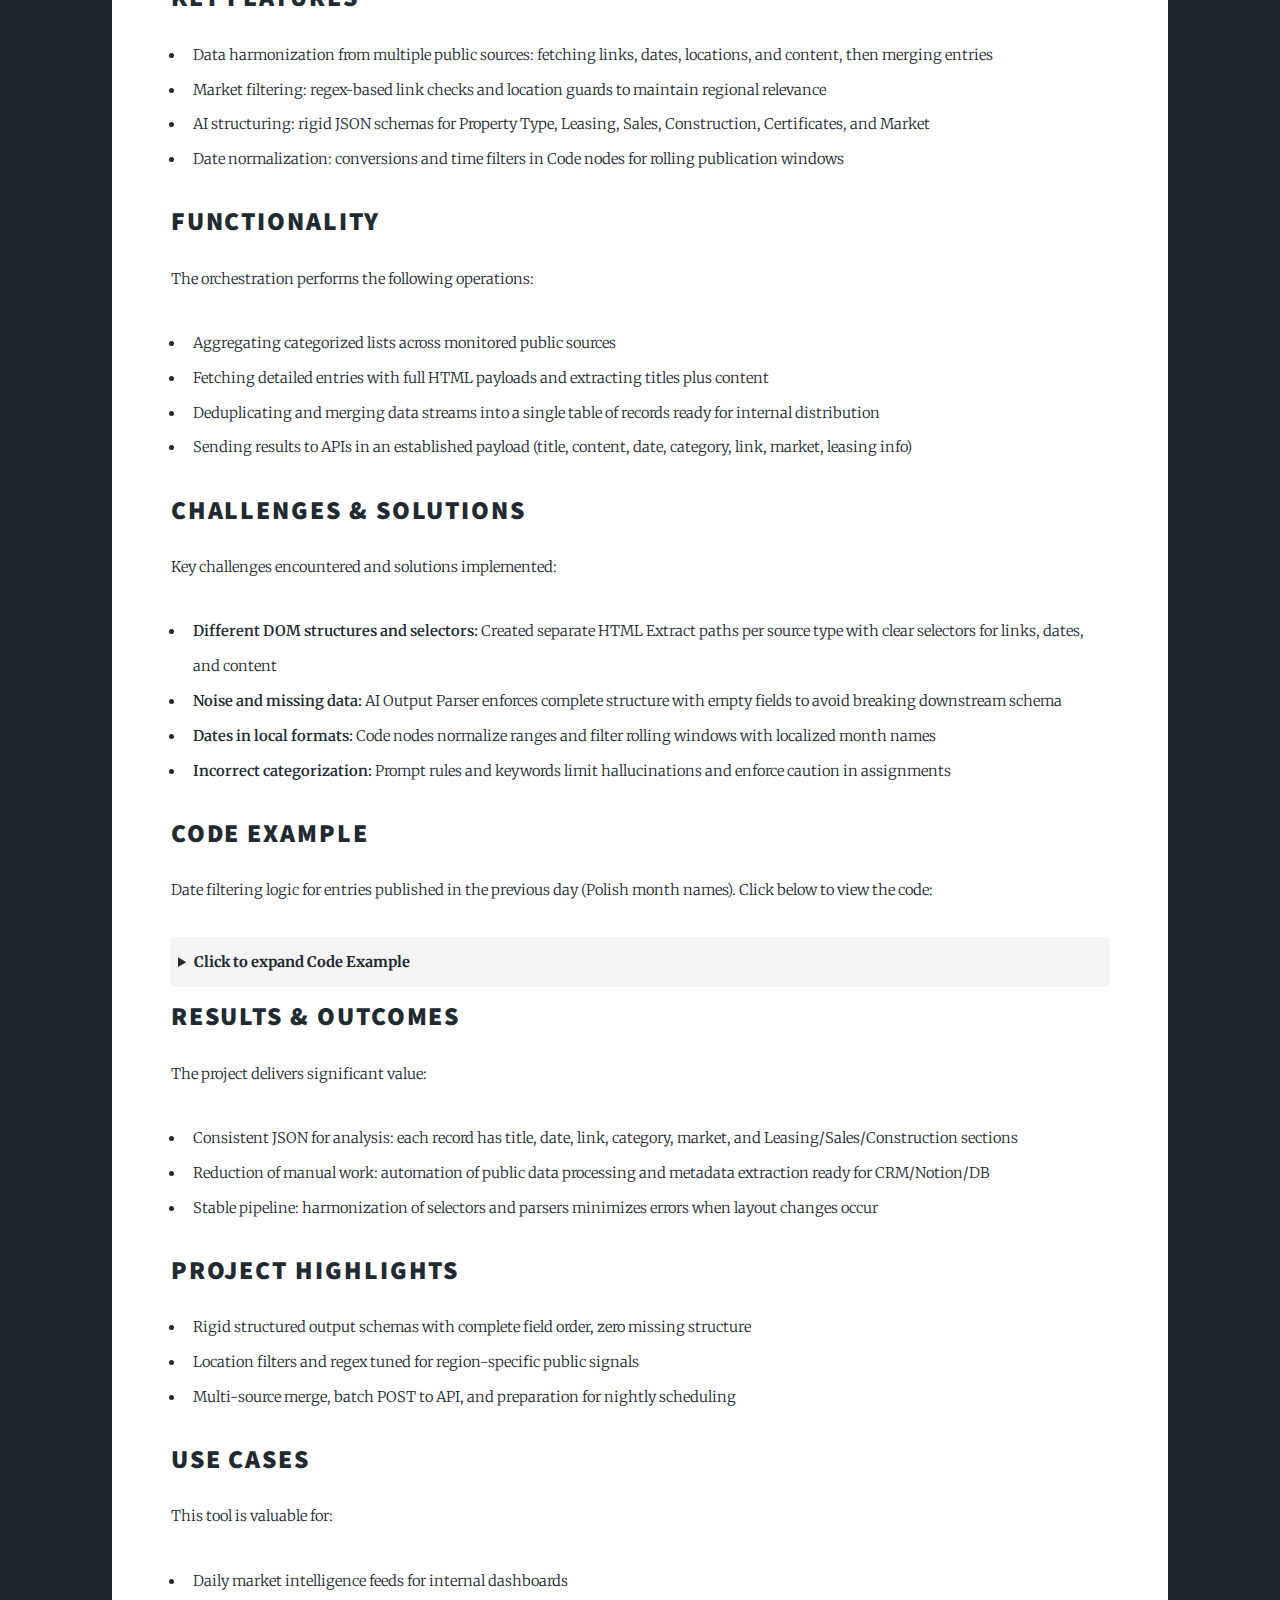
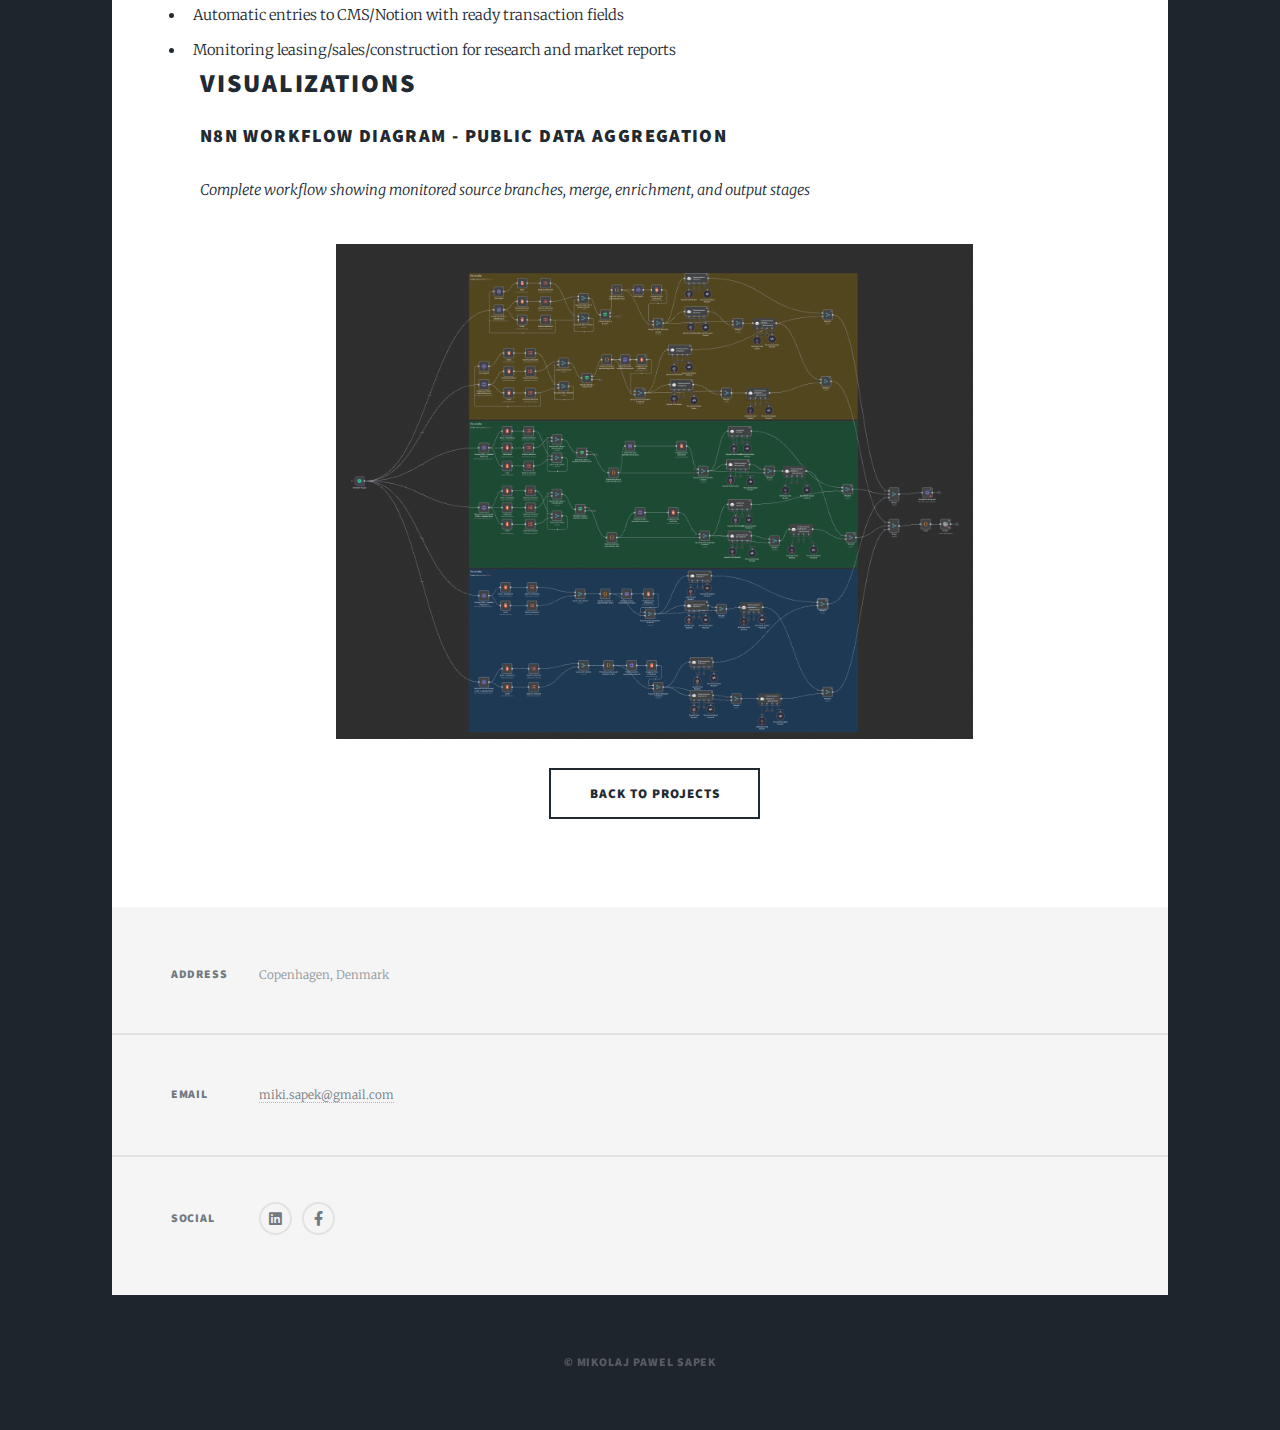
<file: Projects/public-data-automation.html>
<!DOCTYPE HTML>
<!--
	Massively by HTML5 UP
	html5up.net | @ajlkn
	Free for personal and commercial use under the CCA 3.0 license (html5up.net/license)
-->
<html>
	<head>
		<title>Public Data Aggregation Automation - Mikolaj Pawel Sapek Portfolio</title>
		<meta charset="utf-8" />
		<meta name="viewport" content="width=device-width, initial-scale=1, user-scalable=no" />
		<link rel="icon" type="image/png" sizes="32x32" href="../favicon-32-rounded.png" />
		<link rel="icon" type="image/png" sizes="64x64" href="../favicon-64-rounded.png" />
		<link rel="shortcut icon" type="image/png" href="../favicon-32-rounded.png" />
		<link rel="stylesheet" href="../assets/css/main.css" />
		<noscript><link rel="stylesheet" href="../assets/css/noscript.css" /></noscript>
		<style>
			/* Dark Mode Styles */
			body.dark-mode {
				background-color: #1a1a1a;
				color: #e0e0e0;
			}
			
			body.dark-mode #main {
				background-color: #2a2a2a;
				color: #e0e0e0;
			}
			
			body.dark-mode #main > * {
				border-top-color: #404040;
			}
			
			body.dark-mode h1, body.dark-mode h2, body.dark-mode h3, 
			body.dark-mode h4, body.dark-mode h5, body.dark-mode h6 {
				color: #ffffff;
			}
			
			body.dark-mode a {
				color: #e0e0e0;
				border-bottom-color: rgba(224, 224, 224, 0.5);
			}
			
			body.dark-mode a:hover {
				color: #18bfef !important;
			}
			
			body.dark-mode #header {
				background-color: #1a1a1a;
			}
			
			body.dark-mode #nav {
				background-color: #1a1a1a;
			}
			
			body.dark-mode #footer {
				background-color: #1a1a1a;
				color: #e0e0e0;
			}
			
			body.dark-mode #copyright {
				background-color: #1a1a1a;
				color: #e0e0e0;
			}
			
			body.dark-mode .button {
				color: #ffffff !important;
				border-color: #ffffff !important;
				border-style: solid !important;
				box-shadow: inset 0 0 0 2px #ffffff !important;
			}
			
			body.dark-mode .button:hover {
				background-color: #ffffff !important;
				color: #1a1a1a !important;
				border-color: #ffffff !important;
				box-shadow: inset 0 0 0 2px #ffffff !important;
			}
			
			body.dark-mode strong, body.dark-mode b {
				color: #ffffff !important;
			}
			
			/* Dark mode toggle button */
			#dark-mode-toggle {
				transition: transform 0.2s ease;
				cursor: pointer;
			}
			
			#dark-mode-toggle:hover {
				transform: scale(1.1);
			}
		</style>
	</head>
	<body class="is-preload">

		<!-- Wrapper -->
			<div id="wrapper">

				<!-- Header -->
					<header id="header">
						<a href="../index.html" class="logo">Portfolio</a>
					</header>

				<!-- Nav -->
					<nav id="nav">
						<ul class="links">
							<li><a href="../index.html">Projects</a></li>
							<li class="active"><a href="public-data-automation.html">Public Data Aggregation</a></li>
							<li><a href="../aboutme.html">About Me</a></li>
							<li><a href="../cv.html">CV</a></li>
						</ul>
						<ul class="icons">
							<li><a href="https://www.linkedin.com/in/miko%C5%82aj-pawe%C5%82-sapek-8b5633267/" class="icon brands alt fa-linkedin"><span class="label">LinkedIn</span></a></li>
							<li><a href="https://www.facebook.com/profile.php?id=100009058364906" class="icon brands fa-facebook-f"><span class="label">Facebook</span></a></li>
							<li id="dark-mode-toggle" style="cursor: pointer; padding: 0.5em;">
								<span class="icon solid fa-moon" id="dark-mode-icon"></span>
							</li>
						</ul>
					</nav>

				<!-- Main -->
					<div id="main">

						<!-- Post -->
							<section class="post">
								<header class="major">
									<h1>Public Data Aggregation</h1>
									<p>n8n-driven automation that gathers public source information, normalizes key fields, and delivers consistent datasets for market intelligence.</p>
								</header>
								<div class="image main"><img src="../images/meta-image-redd.png" alt="Public Data Aggregation Platform" style="max-width: 70%; margin: 0 auto; display: block;" /></div>
								
								<h2>Overview</h2>
								<p>An automatic aggregation layer for real estate market monitoring that periodically collects narratives from curated public data sources, cleans HTML, extracts key fields using CSS selectors, and structures data through AI modules, then optionally delivers datasets to a backend API.</p>
								<p>The workflow includes consolidating source listings, filtering by target market, fetching detailed content, parsing dates, merging streams, and producing unified output with leasing/sales/construction context ready for analytics.</p>
								
								<h2>Technology Stack</h2>
								<p>The project leverages n8n workflow automation and AI-powered data processing:</p>
								</ul>
									<li><strong>n8n Workflow Automation:</strong> Schedule Trigger, HTTP Request, HTML Extract, Merge, IF, Code (Node.js), Sticky Notes for in-flow documentation</li>
									<li><strong>AI Parsing:</strong> gpt-4o-mini via n8n LangChain nodes, Structured Output Parser for consistent JSON</li>
									<li><strong>CSS Selectors:</strong> Configurable selectors per source group for lists, detail pages, dates, titles, and content</li>
									<li><strong>Backend Integration:</strong> Secure HTTP batching into internal aggregation endpoints</li>
								</ul>

								<h2>Key Features</h2>
								<ul>
									<li>Data harmonization from multiple public sources: fetching links, dates, locations, and content, then merging entries</li>
									<li>Market filtering: regex-based link checks and location guards to maintain regional relevance</li>
									<li>AI structuring: rigid JSON schemas for Property Type, Leasing, Sales, Construction, Certificates, and Market</li>
									<li>Date normalization: conversions and time filters in Code nodes for rolling publication windows</li>
								</ul>

								<h2>Functionality</h2>
								<p>The orchestration performs the following operations:</p>
								<ul>
									<li>Aggregating categorized lists across monitored public sources</li>
									<li>Fetching detailed entries with full HTML payloads and extracting titles plus content</li>
									<li>Deduplicating and merging data streams into a single table of records ready for internal distribution</li>
									<li>Sending results to APIs in an established payload (title, content, date, category, link, market, leasing info)</li>
								</ul>

								<h2>Challenges & Solutions</h2>
								<p>Key challenges encountered and solutions implemented:</p>
								<ul>
									<li><strong>Different DOM structures and selectors:</strong> Created separate HTML Extract paths per source type with clear selectors for links, dates, and content</li>
									<li><strong>Noise and missing data:</strong> AI Output Parser enforces complete structure with empty fields to avoid breaking downstream schema</li>
									<li><strong>Dates in local formats:</strong> Code nodes normalize ranges and filter rolling windows with localized month names</li>
									<li><strong>Incorrect categorization:</strong> Prompt rules and keywords limit hallucinations and enforce caution in assignments</li>
								</ul>

								<h2>Code Example</h2>
								<p>Date filtering logic for entries published in the previous day (Polish month names). Click below to view the code:</p>
								
								<details>
									<summary style="cursor: pointer; font-weight: bold; margin: 1em 0; padding: 0.5em; background: #f4f4f4; border-radius: 4px;">Click to expand Code Example</summary>
									<pre style="margin-top: 1em;"><code>// Filter: entries from the previous day (PL months)
const currentDate = new Date();
const previousDay = new Date();
previousDay.setDate(currentDate.getDate() - 1);
previousDay.setHours(0,0,0,0);

const endOfPreviousDay = new Date(previousDay);
endOfPreviousDay.setHours(23,59,59,999);

const months = ["stycznia","lutego","marca","kwietnia","maja","czerwca",
                "lipca","sierpnia","września","października","listopada","grudnia"];

const fmt = d => `${d.getDate().toString().padStart(2,'0')} ${months[d.getMonth()]} ${d.getFullYear()}`;

console.log("Checking entries from:", fmt(previousDay));

const filtered = items.filter(it => {
  const s = it.json["Date"];
  if (!s) return false;
  const [d, m, y] = s.trim().split(" ");
  const mi = months.indexOf(m.toLowerCase());
  const dt = new Date(parseInt(y), mi, parseInt(d));
  return dt >= previousDay && dt <= endOfPreviousDay;
});

return filtered.map(it => ({ json: { date: it.json["Date"], link: it.json["Link"] } }));
</code></pre>
								</details>

								<h2>Results & Outcomes</h2>
								<p>The project delivers significant value:</p>
								<ul>
									<li>Consistent JSON for analysis: each record has title, date, link, category, market, and Leasing/Sales/Construction sections</li>
									<li>Reduction of manual work: automation of public data processing and metadata extraction ready for CRM/Notion/DB</li>
									<li>Stable pipeline: harmonization of selectors and parsers minimizes errors when layout changes occur</li>
								</ul>

								<h2>Project Highlights</h2>
								<ul>
									<li>Rigid structured output schemas with complete field order, zero missing structure</li>
									<li>Location filters and regex tuned for region-specific public signals</li>
									<li>Multi-source merge, batch POST to API, and preparation for nightly scheduling</li>
								</ul>

								<h2>Use Cases</h2>
								<p>This tool is valuable for:</p>
								<ul>
									<li>Daily market intelligence feeds for internal dashboards</li>
									<li>Automatic entries to CMS/Notion with ready transaction fields</li>
									<li>Monitoring leasing/sales/construction for research and market reports</li>
								<ul>

								<h2>Visualizations</h2>
								<div class="box alt">
									<div class="row gtr-50 gtr-uniform">
										<div class="col-12">
											<h3>n8n Workflow Diagram - Public Data Aggregation</h3>
											<p><em>Complete workflow showing monitored source branches, merge, enrichment, and output stages</em></p>
											<span class="image fit"><img src="../images/Screenshot 2025-11-08 at 13.01.14.png" alt="n8n Workflow Diagram - Public Data Aggregation" style="max-width: 70%; margin: 0 auto; display: block;" /></span>
										</div>
									</div>
								</div>

								<ul class="actions special">
									<li><a href="../index.html" class="button large">Back to Projects</a></li>
								</ul>
							</section>

					</div>

				<!-- Footer -->
					<footer id="footer">
						<section class="split contact">
							<section class="alt">
								<h3>Address</h3>
								<p>Copenhagen, Denmark<br />
								</p>
							</section>
							<section>
								<h3>Email</h3>
								<p><a href="#">miki.sapek@gmail.com</a></p>
							</section>
							<section>
								<h3>Social</h3>
								<ul class="icons alt">
									<li><a href="https://www.linkedin.com/in/miko%C5%82aj-pawe%C5%82-sapek-8b5633267/" class="icon brands alt fa-linkedin"><span class="label">LinkedIn</span></a></li>
							        <li><a href="https://www.facebook.com/profile.php?id=100009058364906" class="icon brands fa-facebook-f"><span class="label">Facebook</span></a></li>
								</ul>
							</section>
						</section>
					</footer>

				<!-- Copyright -->
					<div id="copyright">
						<ul><li>&copy; Mikolaj Pawel Sapek</li></ul>
					</div>

			</div>

		<!-- Scripts -->
			<script src="../assets/js/jquery.min.js"></script>
			<script src="../assets/js/jquery.scrollex.min.js"></script>
			<script src="../assets/js/jquery.scrolly.min.js"></script>
			<script src="../assets/js/browser.min.js"></script>
			<script src="../assets/js/breakpoints.min.js"></script>
			<script src="../assets/js/util.js"></script>
			<script src="../assets/js/main.js"></script>
			
			<script>
			// Smooth scroll dla całej strony
			document.documentElement.style.scrollBehavior = 'smooth';

			// Dark Mode Toggle
			(function() {
				const darkModeToggle = document.getElementById('dark-mode-toggle');
				const darkModeIcon = document.getElementById('dark-mode-icon');
				
				// Check for saved theme preference or default to light mode
				const currentTheme = localStorage.getItem('theme') || 'light';
				
				if (currentTheme === 'dark') {
					document.body.classList.add('dark-mode');
					if (darkModeIcon) {
						darkModeIcon.classList.remove('fa-moon');
						darkModeIcon.classList.add('fa-sun');
					}
				}
				
				if (darkModeToggle && darkModeIcon) {
					darkModeToggle.addEventListener('click', function() {
						document.body.classList.toggle('dark-mode');
						
						if (document.body.classList.contains('dark-mode')) {
							localStorage.setItem('theme', 'dark');
							darkModeIcon.classList.remove('fa-moon');
							darkModeIcon.classList.add('fa-sun');
						} else {
							localStorage.setItem('theme', 'light');
							darkModeIcon.classList.remove('fa-sun');
							darkModeIcon.classList.add('fa-moon');
						}
					});
				}
			})();
			</script>

	</body>
</html>
</file>
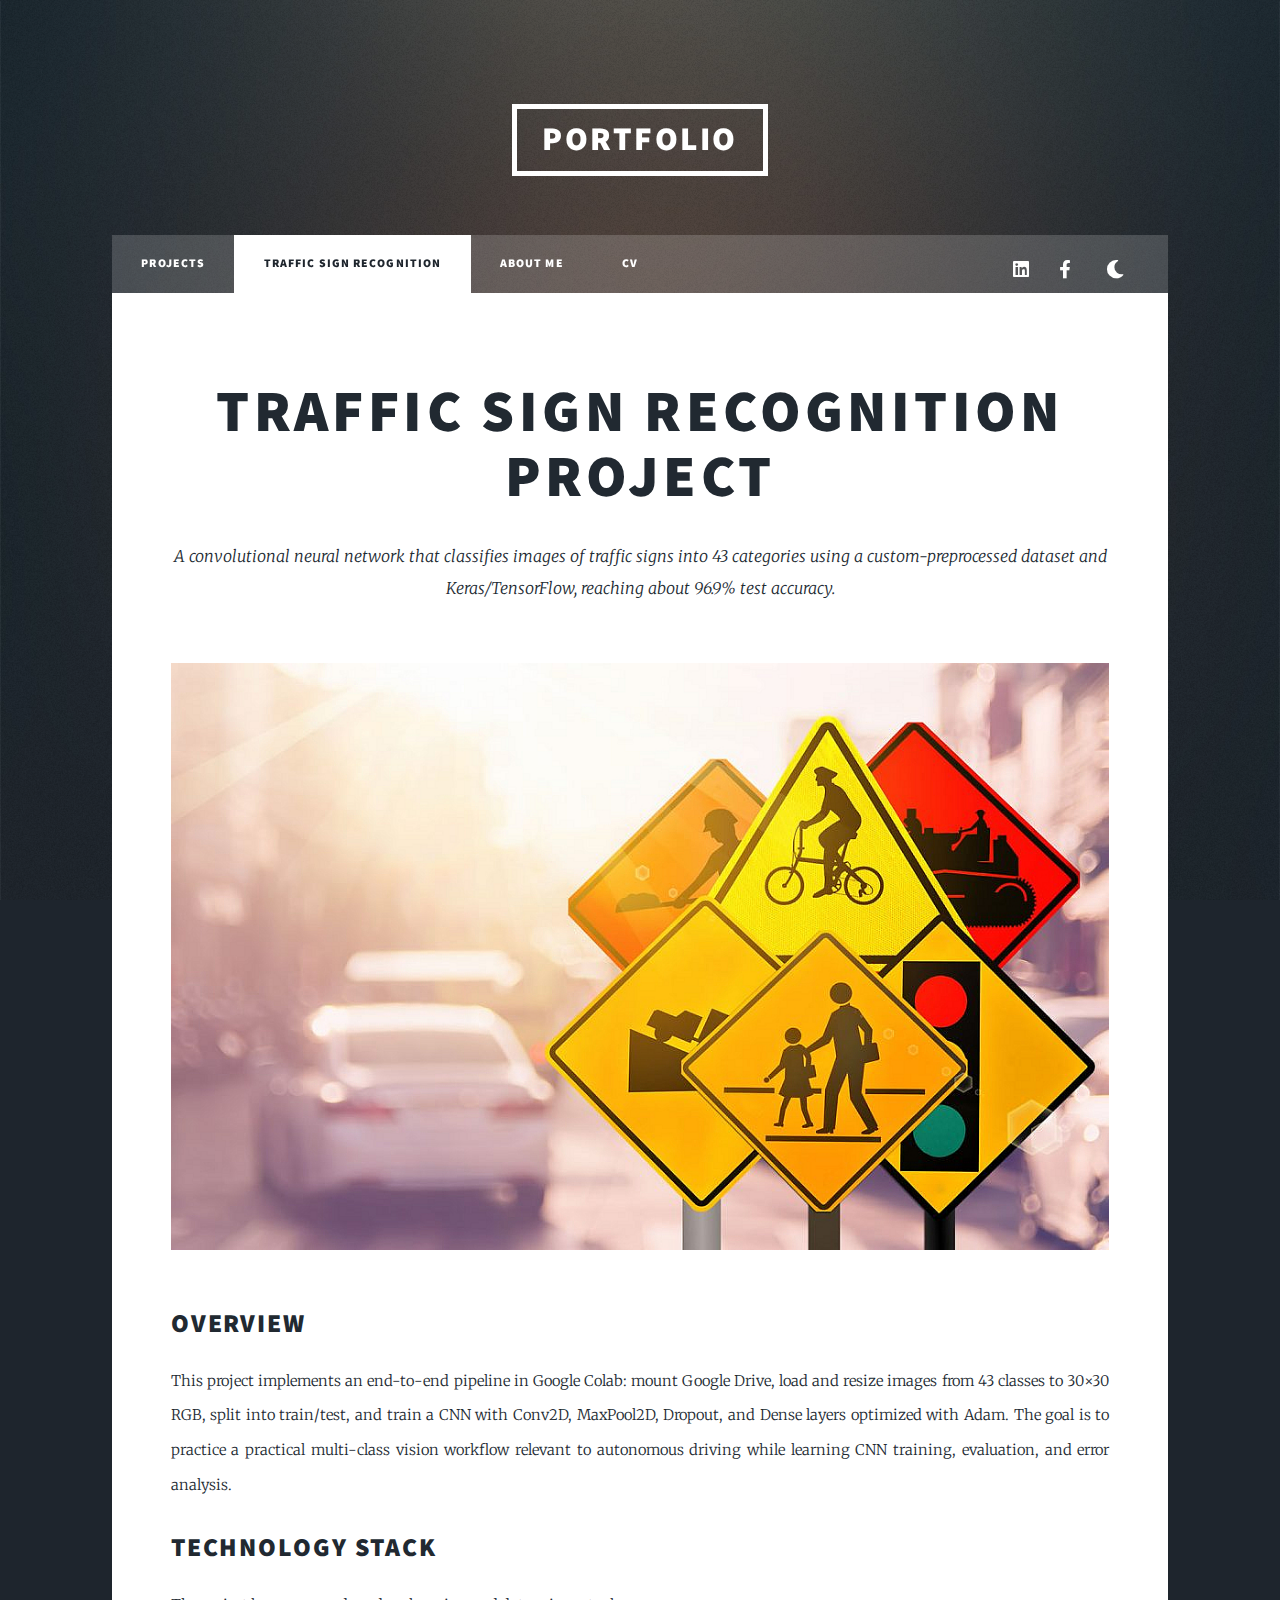
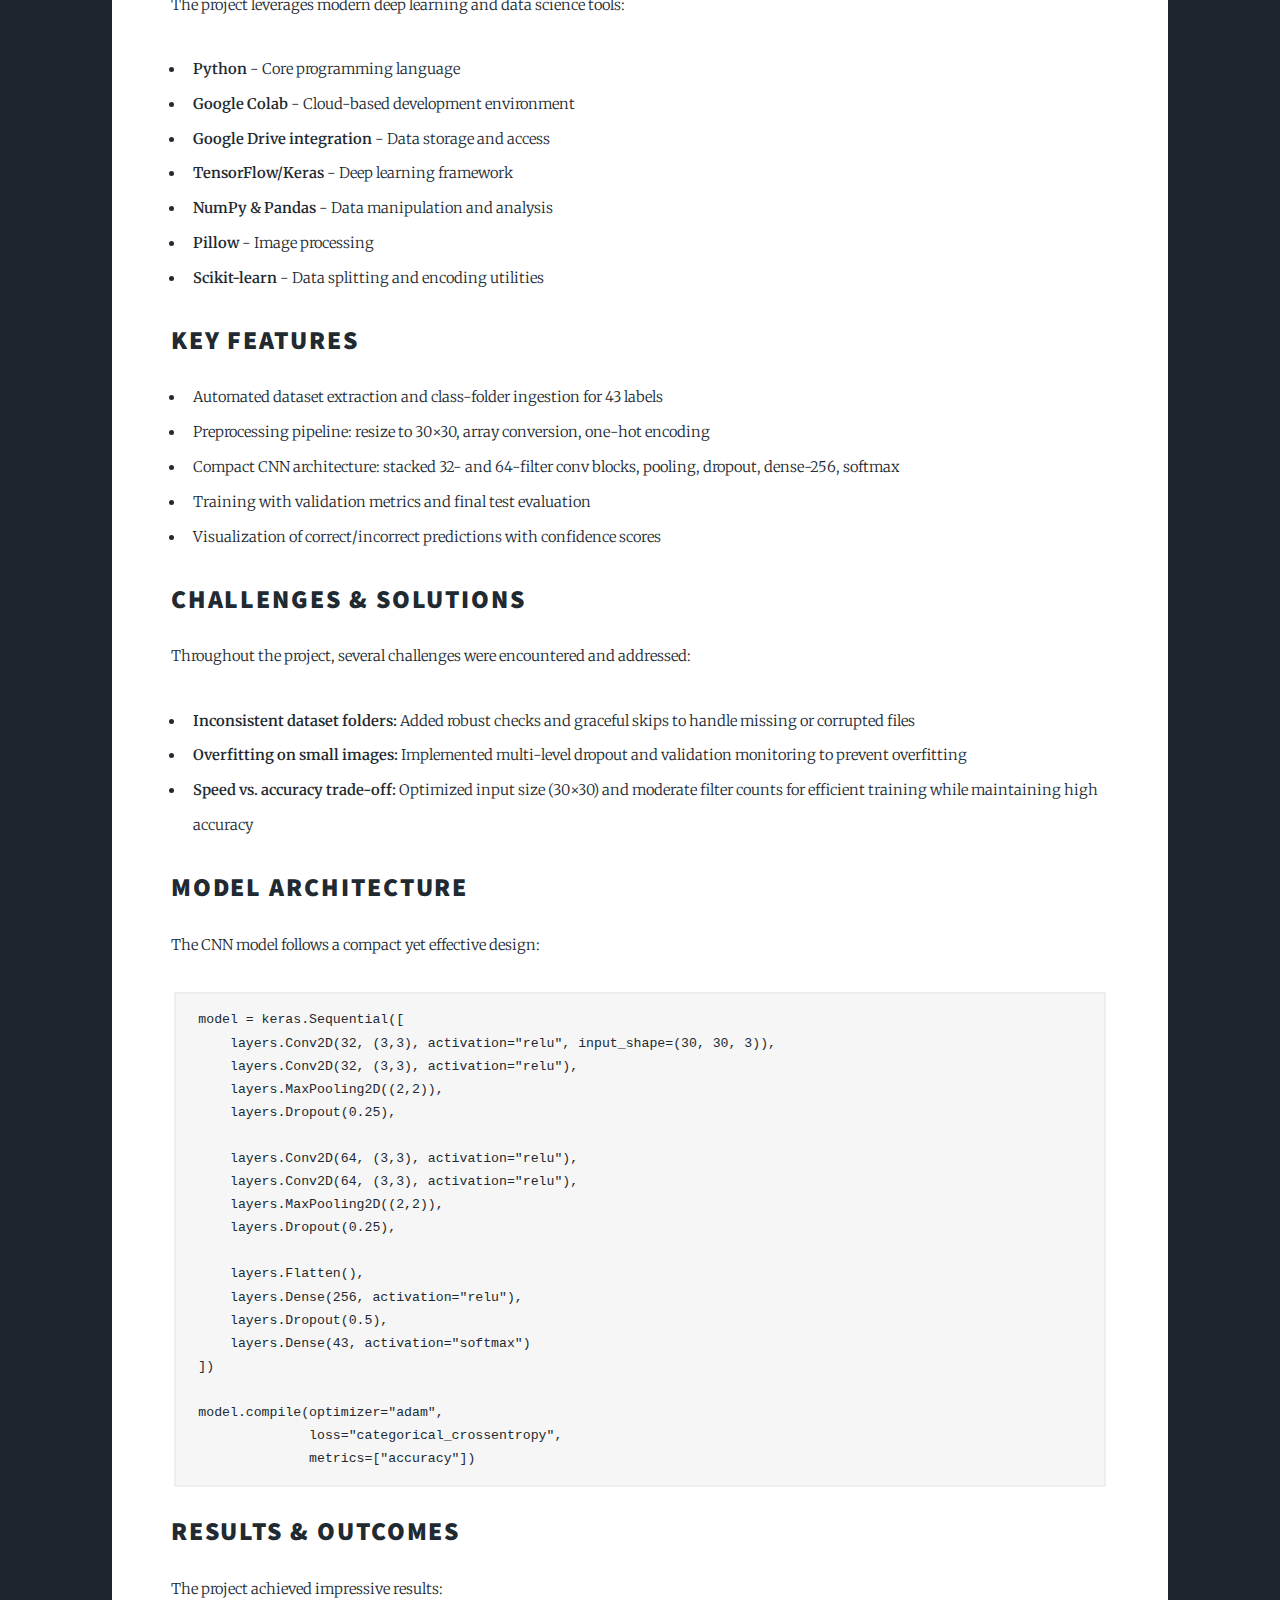
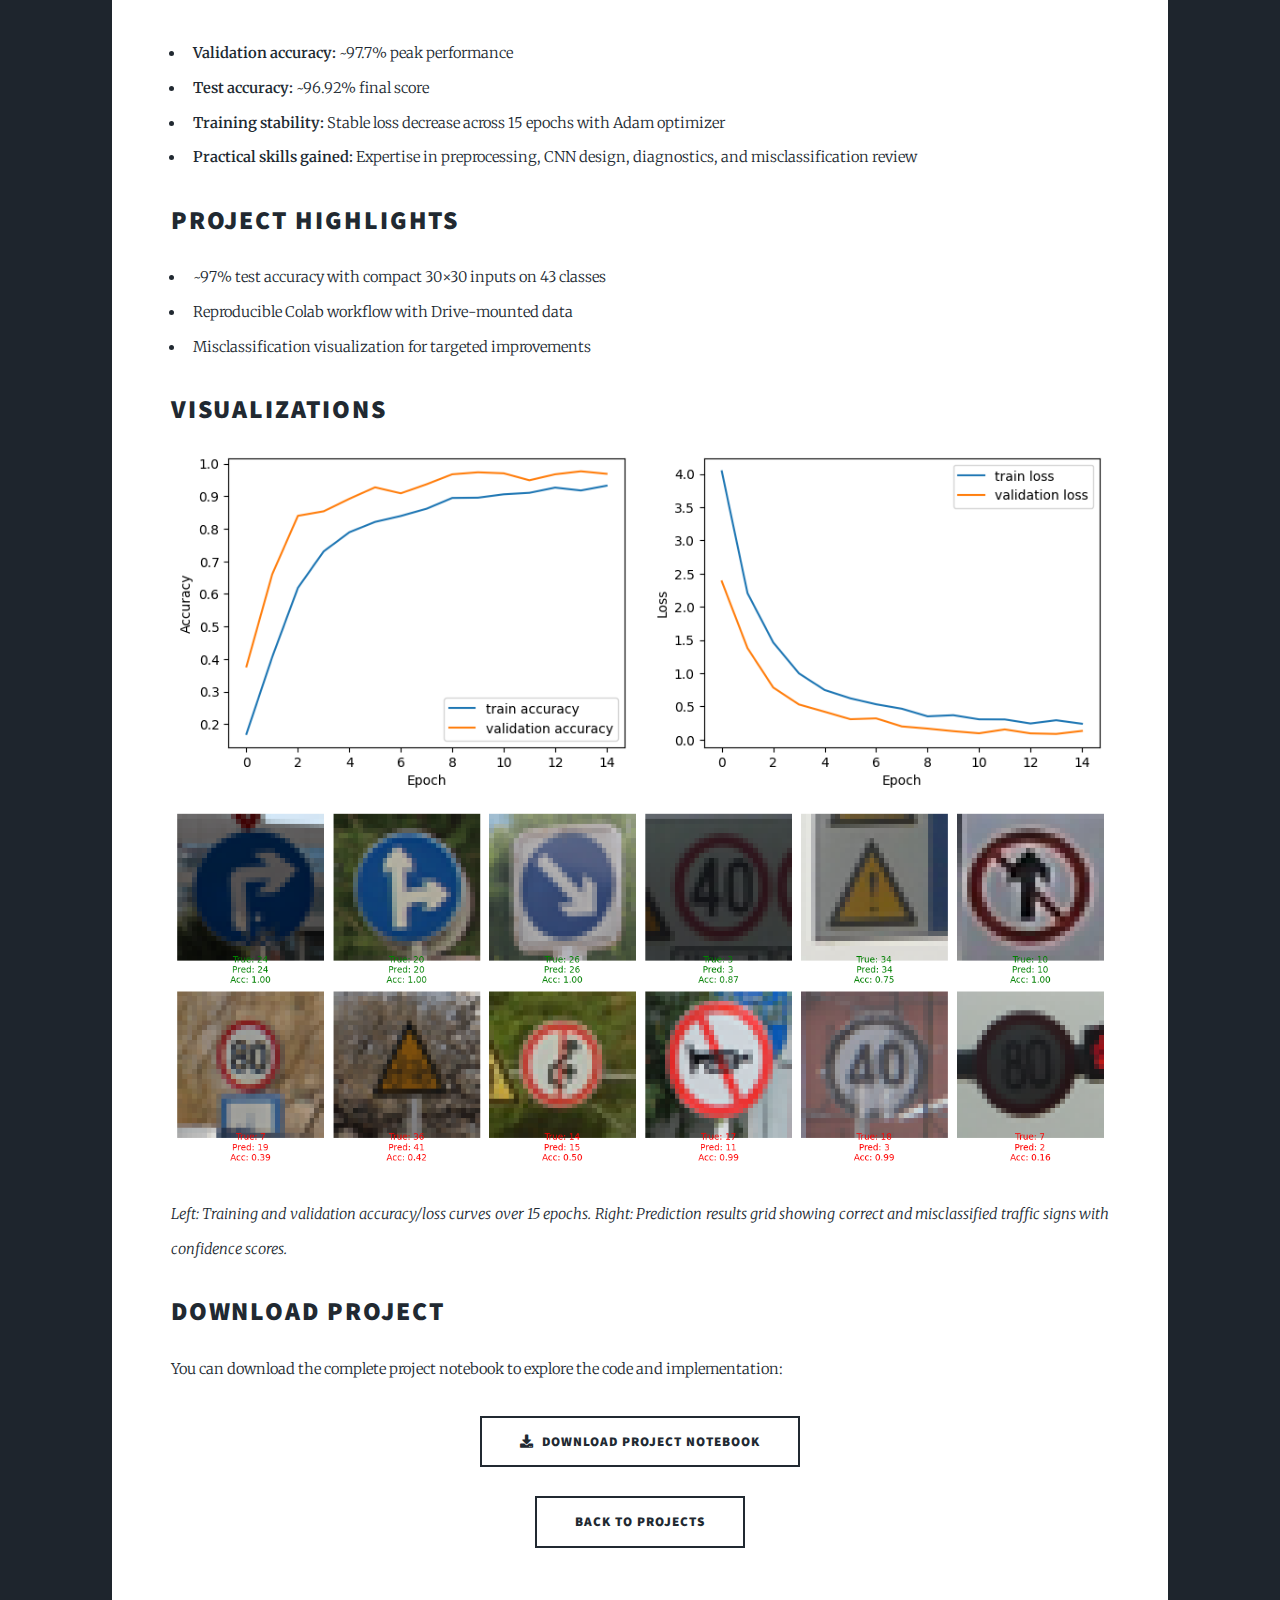
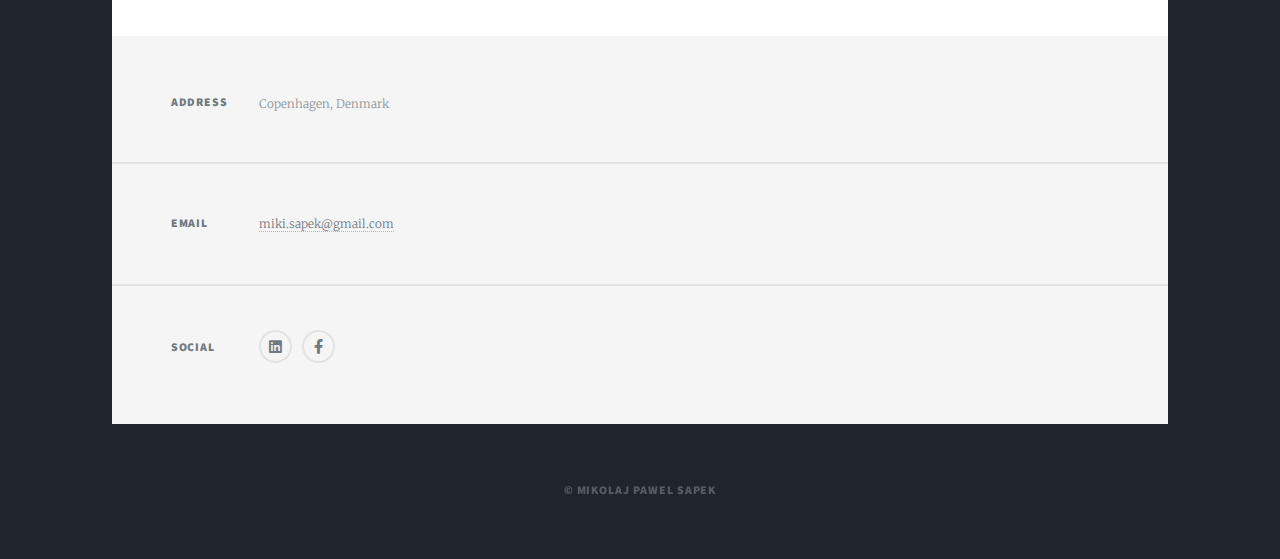
<file: Projects/traffic-sign.html>
<!DOCTYPE HTML>
<!--
	Massively by HTML5 UP
	html5up.net | @ajlkn
	Free for personal and commercial use under the CCA 3.0 license (html5up.net/license)
-->
<html>
<head>
		<title>Traffic Sign Recognition Project - Mikolaj Pawel Sapek Portfolio</title>
		<meta charset="utf-8" />
		<meta name="viewport" content="width=device-width, initial-scale=1, user-scalable=no" />
		<link rel="stylesheet" href="../assets/css/main.css" />
		<noscript><link rel="stylesheet" href="../assets/css/noscript.css" /></noscript>
		<style>
			/* Dark Mode Styles */
			body.dark-mode {
				background-color: #1a1a1a;
				color: #e0e0e0;
			}
			
			body.dark-mode #main {
				background-color: #2a2a2a;
				color: #e0e0e0;
			}
			
			body.dark-mode #main > * {
				border-top-color: #404040;
			}
			
			body.dark-mode h1, body.dark-mode h2, body.dark-mode h3, 
			body.dark-mode h4, body.dark-mode h5, body.dark-mode h6 {
				color: #ffffff;
			}
			
			body.dark-mode a {
				color: #e0e0e0;
				border-bottom-color: rgba(224, 224, 224, 0.5);
			}
			
			body.dark-mode a:hover {
				color: #18bfef !important;
			}
			
			body.dark-mode #header {
				background-color: #1a1a1a;
			}
			
			body.dark-mode #nav {
				background-color: #1a1a1a;
			}
			
			body.dark-mode #footer {
				background-color: #1a1a1a;
				color: #e0e0e0;
			}
			
			body.dark-mode #copyright {
				background-color: #1a1a1a;
				color: #e0e0e0;
			}
			
			body.dark-mode .button {
				color: #ffffff !important;
				border-color: #ffffff !important;
				border-style: solid !important;
				box-shadow: inset 0 0 0 2px #ffffff !important;
			}
			
			body.dark-mode .button:hover {
				background-color: #ffffff !important;
				color: #1a1a1a !important;
				border-color: #ffffff !important;
				box-shadow: inset 0 0 0 2px #ffffff !important;
			}
			
			body.dark-mode strong, body.dark-mode b {
				color: #ffffff !important;
			}
			
			/* Dark mode toggle button */
			#dark-mode-toggle {
				transition: transform 0.2s ease;
				cursor: pointer;
			}
			
			#dark-mode-toggle:hover {
				transform: scale(1.1);
			}
		</style>
</head>
	<body class="is-preload">

		<!-- Wrapper -->
			<div id="wrapper">

				<!-- Header -->
					<header id="header">
						<a href="../index.html" class="logo">Portfolio</a>
					</header>

				<!-- Nav -->
					<nav id="nav">
						<ul class="links">
							<li><a href="../index.html">Projects</a></li>
							<li class="active"><a href="traffic-sign.html">Traffic Sign Recognition</a></li>
							<li><a href="../aboutme.html">About Me</a></li>
							<li><a href="../cv.html">CV</a></li>
						</ul>
						<ul class="icons">
							<li><a href="https://www.linkedin.com/in/miko%C5%82aj-pawe%C5%82-sapek-8b5633267/" class="icon brands alt fa-linkedin"><span class="label">LinkedIn</span></a></li>
							<li><a href="https://www.facebook.com/profile.php?id=100009058364906" class="icon brands fa-facebook-f"><span class="label">Facebook</span></a></li>
							<li id="dark-mode-toggle" style="cursor: pointer; padding: 0.5em;">
								<span class="icon solid fa-moon" id="dark-mode-icon"></span>
							</li>
						</ul>
					</nav>

				<!-- Main -->
					<div id="main">

						<!-- Post -->
							<section class="post">
								<header class="major">
									<h1>Traffic Sign Recognition<br />
									Project</h1>
									<p>A convolutional neural network that classifies images of traffic signs into 43 categories using a custom-preprocessed dataset and Keras/TensorFlow, reaching about 96.9% test accuracy.</p>
								</header>
								<div class="image main"><img src="../images/Traffic-sign-recognition-system-in-cars-_-Body-2-16-8-23-1024x640.jpg" alt="Traffic Sign Recognition Project" /></div>
								
								<h2>Overview</h2>
								<p>This project implements an end-to-end pipeline in Google Colab: mount Google Drive, load and resize images from 43 classes to 30×30 RGB, split into train/test, and train a CNN with Conv2D, MaxPool2D, Dropout, and Dense layers optimized with Adam. The goal is to practice a practical multi-class vision workflow relevant to autonomous driving while learning CNN training, evaluation, and error analysis.</p>
								
								<h2>Technology Stack</h2>
								<p>The project leverages modern deep learning and data science tools:</p>
								<ul>
									<li><strong>Python</strong> - Core programming language</li>
									<li><strong>Google Colab</strong> - Cloud-based development environment</li>
									<li><strong>Google Drive integration</strong> - Data storage and access</li>
									<li><strong>TensorFlow/Keras</strong> - Deep learning framework</li>
									<li><strong>NumPy & Pandas</strong> - Data manipulation and analysis</li>
									<li><strong>Pillow</strong> - Image processing</li>
									<li><strong>Scikit-learn</strong> - Data splitting and encoding utilities</li>
								</ul>

								<h2>Key Features</h2>
								<ul>
									<li>Automated dataset extraction and class-folder ingestion for 43 labels</li>
									<li>Preprocessing pipeline: resize to 30×30, array conversion, one-hot encoding</li>
									<li>Compact CNN architecture: stacked 32- and 64-filter conv blocks, pooling, dropout, dense-256, softmax</li>
									<li>Training with validation metrics and final test evaluation</li>
									<li>Visualization of correct/incorrect predictions with confidence scores</li>
								</ul>

								<h2>Challenges & Solutions</h2>
								<p>Throughout the project, several challenges were encountered and addressed:</p>
								<ul>
									<li><strong>Inconsistent dataset folders:</strong> Added robust checks and graceful skips to handle missing or corrupted files</li>
									<li><strong>Overfitting on small images:</strong> Implemented multi-level dropout and validation monitoring to prevent overfitting</li>
									<li><strong>Speed vs. accuracy trade-off:</strong> Optimized input size (30×30) and moderate filter counts for efficient training while maintaining high accuracy</li>
								</ul>

								<h2>Model Architecture</h2>
								<p>The CNN model follows a compact yet effective design:</p>
								<pre><code>model = keras.Sequential([
    layers.Conv2D(32, (3,3), activation="relu", input_shape=(30, 30, 3)),
    layers.Conv2D(32, (3,3), activation="relu"),
    layers.MaxPooling2D((2,2)),
    layers.Dropout(0.25),
    
    layers.Conv2D(64, (3,3), activation="relu"),
    layers.Conv2D(64, (3,3), activation="relu"),
    layers.MaxPooling2D((2,2)),
    layers.Dropout(0.25),
    
    layers.Flatten(),
    layers.Dense(256, activation="relu"),
    layers.Dropout(0.5),
    layers.Dense(43, activation="softmax")
])

model.compile(optimizer="adam",
              loss="categorical_crossentropy",
              metrics=["accuracy"])</code></pre>

								<h2>Results & Outcomes</h2>
								<p>The project achieved impressive results:</p>
								<ul>
									<li><strong>Validation accuracy:</strong> ~97.7% peak performance</li>
									<li><strong>Test accuracy:</strong> ~96.92% final score</li>
									<li><strong>Training stability:</strong> Stable loss decrease across 15 epochs with Adam optimizer</li>
									<li><strong>Practical skills gained:</strong> Expertise in preprocessing, CNN design, diagnostics, and misclassification review</li>
								</ul>

								<h2>Project Highlights</h2>
								<ul>
									<li>~97% test accuracy with compact 30×30 inputs on 43 classes</li>
									<li>Reproducible Colab workflow with Drive-mounted data</li>
									<li>Misclassification visualization for targeted improvements</li>
								</ul>

								<h2>Visualizations</h2>
								<div class="box alt">
									<div class="row gtr-50 gtr-uniform">
										<div class="col-12"><span class="image fit"><img src="../images/traffic-sign-training-metrics.jpg" alt="Training and Validation Accuracy and Loss" /></span></div>
										<div class="col-12"><span class="image fit"><img src="../images/traffic-sign-predictions.jpg" alt="Prediction Results Grid" /></span></div>
									</div>
								</div>
								<p><em>Left: Training and validation accuracy/loss curves over 15 epochs. Right: Prediction results grid showing correct and misclassified traffic signs with confidence scores.</em></p>

								<h2>Download Project</h2>
								<p>You can download the complete project notebook to explore the code and implementation:</p>
								<ul class="actions special">
									<li><a href="../files/Traffic_Sign_recognation_Project.ipynb" class="button large icon solid fa-download" download>Download Project Notebook</a></li>
								</ul>

								<ul class="actions special">
									<li><a href="../index.html" class="button large">Back to Projects</a></li>
								</ul>
							</section>

					</div>

				<!-- Footer -->
					<footer id="footer">
						<section class="split contact">
							<section class="alt">
								<h3>Address</h3>
								<p>Copenhagen, Denmark<br />
								</p>
							</section>
							<section>
								<h3>Email</h3>
								<p><a href="#">miki.sapek@gmail.com</a></p>
							</section>
							<section>
								<h3>Social</h3>
								<ul class="icons alt">
									<li><a href="https://www.linkedin.com/in/miko%C5%82aj-pawe%C5%82-sapek-8b5633267/" class="icon brands alt fa-linkedin"><span class="label">LinkedIn</span></a></li>
							        <li><a href="https://www.facebook.com/profile.php?id=100009058364906" class="icon brands fa-facebook-f"><span class="label">Facebook</span></a></li>
								</ul>
							</section>
						</section>
					</footer>

				<!-- Copyright -->
					<div id="copyright">
						<ul><li>&copy; Mikolaj Pawel Sapek</li></ul>
					</div>

			</div>

		<!-- Scripts -->
			<script src="../assets/js/jquery.min.js"></script>
			<script src="../assets/js/jquery.scrollex.min.js"></script>
			<script src="../assets/js/jquery.scrolly.min.js"></script>
			<script src="../assets/js/browser.min.js"></script>
			<script src="../assets/js/breakpoints.min.js"></script>
			<script src="../assets/js/util.js"></script>
			<script src="../assets/js/main.js"></script>
			
			<script>
			// Smooth scroll dla całej strony
			document.documentElement.style.scrollBehavior = 'smooth';

			// Dark Mode Toggle
			(function() {
				const darkModeToggle = document.getElementById('dark-mode-toggle');
				const darkModeIcon = document.getElementById('dark-mode-icon');
				
				// Check for saved theme preference or default to light mode
				const currentTheme = localStorage.getItem('theme') || 'light';
				
				if (currentTheme === 'dark') {
					document.body.classList.add('dark-mode');
					if (darkModeIcon) {
						darkModeIcon.classList.remove('fa-moon');
						darkModeIcon.classList.add('fa-sun');
					}
				}
				
				if (darkModeToggle && darkModeIcon) {
					darkModeToggle.addEventListener('click', function() {
						document.body.classList.toggle('dark-mode');
						
						if (document.body.classList.contains('dark-mode')) {
							localStorage.setItem('theme', 'dark');
							darkModeIcon.classList.remove('fa-moon');
							darkModeIcon.classList.add('fa-sun');
						} else {
							localStorage.setItem('theme', 'light');
							darkModeIcon.classList.remove('fa-sun');
							darkModeIcon.classList.add('fa-moon');
						}
					});
				}
			})();
			</script>

	</body>
</html>
</file>
<file: assets/css/main.css>
@import url(fontawesome-all.min.css);
@import url("https://fonts.googleapis.com/css?family=Merriweather:300,700,300italic,700italic|Source+Sans+Pro:900");

/*
	Massively by HTML5 UP
	html5up.net | @ajlkn
	Free for personal and commercial use under the CCA 3.0 license (html5up.net/license)
*/

html, body, div, span, applet, object,
iframe, h1, h2, h3, h4, h5, h6, p, blockquote,
pre, a, abbr, acronym, address, big, cite,
code, del, dfn, em, img, ins, kbd, q, s, samp,
small, strike, strong, sub, sup, tt, var, b,
u, i, center, dl, dt, dd, ol, ul, li, fieldset,
form, label, legend, table, caption, tbody,
tfoot, thead, tr, th, td, article, aside,
canvas, details, embed, figure, figcaption,
footer, header, hgroup, menu, nav, output, ruby,
section, summary, time, mark, audio, video {
	margin: 0;
	padding: 0;
	border: 0;
	font-size: 100%;
	font: inherit;
	vertical-align: baseline;}

article, aside, details, figcaption, figure,
footer, header, hgroup, menu, nav, section {
	display: block;}

body {
	line-height: 1;
}

ol, ul {
	list-style: none;
}

blockquote, q {
	quotes: none;
}

	blockquote:before, blockquote:after, q:before, q:after {
		content: '';
		content: none;
	}

table {
	border-collapse: collapse;
	border-spacing: 0;
}

body {
	-webkit-text-size-adjust: none;
}

mark {
	background-color: transparent;
	color: inherit;
}

input::-moz-focus-inner {
	border: 0;
	padding: 0;
}

input, select, textarea {
	-moz-appearance: none;
	-webkit-appearance: none;
	-ms-appearance: none;
	appearance: none;
}

/* Basic */

	@-ms-viewport {
		width: device-width;
	}

	body {
		-ms-overflow-style: scrollbar;
	}

	@media screen and (max-width: 480px) {

		html, body {
			min-width: 320px;
		}

	}

	html {
		box-sizing: border-box;
	}

	*, *:before, *:after {
		box-sizing: inherit;
	}

	body {
		background-color: #1e252d;
	}

		body.is-preload *, body.is-preload *:before, body.is-preload *:after {
			-moz-animation: none !important;
			-webkit-animation: none !important;
			-ms-animation: none !important;
			animation: none !important;
			-moz-transition: none !important;
			-webkit-transition: none !important;
			-ms-transition: none !important;
			transition: none !important;
		}

/* Type */

	html {
		font-size: 16pt;
	}

		@media screen and (max-width: 1680px) {

			html {
				font-size: 12pt;
			}

		}

		@media screen and (max-width: 1280px) {

			html {
				font-size: 11pt;
			}

		}

		@media screen and (max-width: 360px) {

			html {
				font-size: 10pt;
			}

		}

	body {
		color: #212931;
	}

	body, input, select, textarea {
		font-family: "Merriweather", Georgia, serif;
		font-weight: 300;
		font-size: 1rem;
		line-height: 2.375;
	}

	a {
		-moz-transition: color 0.2s ease-in-out, background-color 0.2s ease-in-out, border-color 0.2s ease-in-out, box-shadow 0.2s ease-in-out;
		-webkit-transition: color 0.2s ease-in-out, background-color 0.2s ease-in-out, border-color 0.2s ease-in-out, box-shadow 0.2s ease-in-out;
		-ms-transition: color 0.2s ease-in-out, background-color 0.2s ease-in-out, border-color 0.2s ease-in-out, box-shadow 0.2s ease-in-out;
		transition: color 0.2s ease-in-out, background-color 0.2s ease-in-out, border-color 0.2s ease-in-out, box-shadow 0.2s ease-in-out;
		border-bottom: dotted 1px;
		text-decoration: none;
	}

		a:hover {
			border-bottom-color: transparent;
		}

	strong, b {
		font-weight: 600;
	}

	em, i {
		font-style: italic;
	}

	p {
		text-align: justify;
		margin: 0 0 2rem 0;
	}

	h1, h2, h3, h4, h5, h6 {
		font-family: "Source Sans Pro", Helvetica, sans-serif;
		font-weight: 900;
		line-height: 1.5;
		letter-spacing: 0.075em;
		text-transform: uppercase;
		margin: 0 0 1rem 0;
	}

		h1 a, h2 a, h3 a, h4 a, h5 a, h6 a {
			border-bottom: 0;
			color: inherit;
			text-decoration: none;
		}

	h1 {
		font-size: 4rem;
		line-height: 1.1;
		margin: 0 0 2rem 0;
	}

	h2 {
		font-size: 1.75rem;
		line-height: 1.3;
		margin: 0 0 1.5rem 0;
	}

	h3 {
		font-size: 1.25rem;
		margin: 0 0 1.5rem 0;
	}

	h4 {
		font-size: 1rem;
	}

	h5 {
		font-size: 0.9rem;
	}

	h6 {
		font-size: 0.8rem;
	}

	sub {
		font-size: 0.8rem;
		position: relative;
		top: 0.5rem;
	}

	sup {
		font-size: 0.8rem;
		position: relative;
		top: -0.5rem;
	}

	blockquote {
		border-left: solid 4px;
		font-style: italic;
		margin: 0 0 2rem 0;
		padding: 0.5rem 0 0.5rem 2rem;
	}

	code {
		border: solid 2px;
		font-family: "Courier New", monospace;
		font-size: 0.9rem;
		margin: 0 0.25rem;
		padding: 0.25rem 0.65rem;
	}

	pre {
		-webkit-overflow-scrolling: touch;
		font-family: "Courier New", monospace;
		font-size: 0.9rem;
		margin: 0 0 2rem 0;
	}

		pre code {
			display: block;
			line-height: 1.75;
			padding: 1rem 1.5rem;
			overflow-x: auto;
		}

	hr {
		border: 0;
		border-bottom: solid 2px;
		margin: 3rem 0;
	}

		hr.major {
			margin: 5rem 0;
		}

	.align-left {
		text-align: left;
	}

	.align-center {
		text-align: center;
	}

	.align-right {
		text-align: right;
	}

	input, select, textarea {
		color: #212931;
	}

	a {
		color: #212931;
		border-bottom-color: rgba(33, 41, 49, 0.5);
	}

		a:hover {
			border-bottom-color: transparent;
			color: #18bfef !important;
		}

	strong, b {
		color: #212931;
	}

	h1, h2, h3, h4, h5, h6 {
		color: #212931;
	}

	blockquote {
		border-left-color: #eeeeee;
	}

	code {
		background: rgba(220, 220, 220, 0.25);
		border-color: #eeeeee;
	}

	hr {
		border-bottom-color: #eeeeee;
	}

/* Row */

	.row {
		display: flex;
		flex-wrap: wrap;
		box-sizing: border-box;
		align-items: stretch;
	}

		.row > * {
			box-sizing: border-box;
		}

		.row.gtr-uniform > * > :last-child {
			margin-bottom: 0;
		}

		.row.aln-left {
			justify-content: flex-start;
		}

		.row.aln-center {
			justify-content: center;
		}

		.row.aln-right {
			justify-content: flex-end;
		}

		.row.aln-top {
			align-items: flex-start;
		}

		.row.aln-middle {
			align-items: center;
		}

		.row.aln-bottom {
			align-items: flex-end;
		}

		.row > .imp {
			order: -1;
		}

		.row > .col-1 {
			width: 8.33333%;
		}

		.row > .off-1 {
			margin-left: 8.33333%;
		}

		.row > .col-2 {
			width: 16.66667%;
		}

		.row > .off-2 {
			margin-left: 16.66667%;
		}

		.row > .col-3 {
			width: 25%;
		}

		.row > .off-3 {
			margin-left: 25%;
		}

		.row > .col-4 {
			width: 33.33333%;
		}

		.row > .off-4 {
			margin-left: 33.33333%;
		}

		.row > .col-5 {
			width: 41.66667%;
		}

		.row > .off-5 {
			margin-left: 41.66667%;
		}

		.row > .col-6 {
			width: 50%;
		}

		.row > .off-6 {
			margin-left: 50%;
		}

		.row > .col-7 {
			width: 58.33333%;
		}

		.row > .off-7 {
			margin-left: 58.33333%;
		}

		.row > .col-8 {
			width: 66.66667%;
		}

		.row > .off-8 {
			margin-left: 66.66667%;
		}

		.row > .col-9 {
			width: 75%;
		}

		.row > .off-9 {
			margin-left: 75%;
		}

		.row > .col-10 {
			width: 83.33333%;
		}

		.row > .off-10 {
			margin-left: 83.33333%;
		}

		.row > .col-11 {
			width: 91.66667%;
		}

		.row > .off-11 {
			margin-left: 91.66667%;
		}

		.row > .col-12 {
			width: 100%;
		}

		.row > .off-12 {
			margin-left: 100%;
		}

		.row.gtr-0 {
			margin-top: 0;
			margin-left: 0rem;
		}

			.row.gtr-0 > * {
				padding: 0 0 0 0rem;
			}

			.row.gtr-0.gtr-uniform {
				margin-top: 0rem;
			}

				.row.gtr-0.gtr-uniform > * {
					padding-top: 0rem;
				}

		.row.gtr-25 {
			margin-top: 0;
			margin-left: -0.375rem;
		}

			.row.gtr-25 > * {
				padding: 0 0 0 0.375rem;
			}

			.row.gtr-25.gtr-uniform {
				margin-top: -0.375rem;
			}

				.row.gtr-25.gtr-uniform > * {
					padding-top: 0.375rem;
				}

		.row.gtr-50 {
			margin-top: 0;
			margin-left: -0.75rem;
		}

			.row.gtr-50 > * {
				padding: 0 0 0 0.75rem;
			}

			.row.gtr-50.gtr-uniform {
				margin-top: -0.75rem;
			}

				.row.gtr-50.gtr-uniform > * {
					padding-top: 0.75rem;
				}

		.row {
			margin-top: 0;
			margin-left: -1.5rem;
		}

			.row > * {
				padding: 0 0 0 1.5rem;
			}

			.row.gtr-uniform {
				margin-top: -1.5rem;
			}

				.row.gtr-uniform > * {
					padding-top: 1.5rem;
				}

		.row.gtr-150 {
			margin-top: 0;
			margin-left: -2.25rem;
		}

			.row.gtr-150 > * {
				padding: 0 0 0 2.25rem;
			}

			.row.gtr-150.gtr-uniform {
				margin-top: -2.25rem;
			}

				.row.gtr-150.gtr-uniform > * {
					padding-top: 2.25rem;
				}

		.row.gtr-200 {
			margin-top: 0;
			margin-left: -3rem;
		}

			.row.gtr-200 > * {
				padding: 0 0 0 3rem;
			}

			.row.gtr-200.gtr-uniform {
				margin-top: -3rem;
			}

				.row.gtr-200.gtr-uniform > * {
					padding-top: 3rem;
				}

		@media screen and (max-width: 1680px) {

			.row {
				display: flex;
				flex-wrap: wrap;
				box-sizing: border-box;
				align-items: stretch;
			}

				.row > * {
					box-sizing: border-box;
				}

				.row.gtr-uniform > * > :last-child {
					margin-bottom: 0;
				}

				.row.aln-left {
					justify-content: flex-start;
				}

				.row.aln-center {
					justify-content: center;
				}

				.row.aln-right {
					justify-content: flex-end;
				}

				.row.aln-top {
					align-items: flex-start;
				}

				.row.aln-middle {
					align-items: center;
				}

				.row.aln-bottom {
					align-items: flex-end;
				}

				.row > .imp-xlarge {
					order: -1;
				}

				.row > .col-1-xlarge {
					width: 8.33333%;
				}

				.row > .off-1-xlarge {
					margin-left: 8.33333%;
				}

				.row > .col-2-xlarge {
					width: 16.66667%;
				}

				.row > .off-2-xlarge {
					margin-left: 16.66667%;
				}

				.row > .col-3-xlarge {
					width: 25%;
				}

				.row > .off-3-xlarge {
					margin-left: 25%;
				}

				.row > .col-4-xlarge {
					width: 33.33333%;
				}

				.row > .off-4-xlarge {
					margin-left: 33.33333%;
				}

				.row > .col-5-xlarge {
					width: 41.66667%;
				}

				.row > .off-5-xlarge {
					margin-left: 41.66667%;
				}

				.row > .col-6-xlarge {
					width: 50%;
				}

				.row > .off-6-xlarge {
					margin-left: 50%;
				}

				.row > .col-7-xlarge {
					width: 58.33333%;
				}

				.row > .off-7-xlarge {
					margin-left: 58.33333%;
				}

				.row > .col-8-xlarge {
					width: 66.66667%;
				}

				.row > .off-8-xlarge {
					margin-left: 66.66667%;
				}

				.row > .col-9-xlarge {
					width: 75%;
				}

				.row > .off-9-xlarge {
					margin-left: 75%;
				}

				.row > .col-10-xlarge {
					width: 83.33333%;
				}

				.row > .off-10-xlarge {
					margin-left: 83.33333%;
				}

				.row > .col-11-xlarge {
					width: 91.66667%;
				}

				.row > .off-11-xlarge {
					margin-left: 91.66667%;
				}

				.row > .col-12-xlarge {
					width: 100%;
				}

				.row > .off-12-xlarge {
					margin-left: 100%;
				}

				.row.gtr-0 {
					margin-top: 0;
					margin-left: 0rem;
				}

					.row.gtr-0 > * {
						padding: 0 0 0 0rem;
					}

					.row.gtr-0.gtr-uniform {
						margin-top: 0rem;
					}

						.row.gtr-0.gtr-uniform > * {
							padding-top: 0rem;
						}

				.row.gtr-25 {
					margin-top: 0;
					margin-left: -0.375rem;
				}

					.row.gtr-25 > * {
						padding: 0 0 0 0.375rem;
					}

					.row.gtr-25.gtr-uniform {
						margin-top: -0.375rem;
					}

						.row.gtr-25.gtr-uniform > * {
							padding-top: 0.375rem;
						}

				.row.gtr-50 {
					margin-top: 0;
					margin-left: -0.75rem;
				}

					.row.gtr-50 > * {
						padding: 0 0 0 0.75rem;
					}

					.row.gtr-50.gtr-uniform {
						margin-top: -0.75rem;
					}

						.row.gtr-50.gtr-uniform > * {
							padding-top: 0.75rem;
						}

				.row {
					margin-top: 0;
					margin-left: -1.5rem;
				}

					.row > * {
						padding: 0 0 0 1.5rem;
					}

					.row.gtr-uniform {
						margin-top: -1.5rem;
					}

						.row.gtr-uniform > * {
							padding-top: 1.5rem;
						}

				.row.gtr-150 {
					margin-top: 0;
					margin-left: -2.25rem;
				}

					.row.gtr-150 > * {
						padding: 0 0 0 2.25rem;
					}

					.row.gtr-150.gtr-uniform {
						margin-top: -2.25rem;
					}

						.row.gtr-150.gtr-uniform > * {
							padding-top: 2.25rem;
						}

				.row.gtr-200 {
					margin-top: 0;
					margin-left: -3rem;
				}

					.row.gtr-200 > * {
						padding: 0 0 0 3rem;
					}

					.row.gtr-200.gtr-uniform {
						margin-top: -3rem;
					}

						.row.gtr-200.gtr-uniform > * {
							padding-top: 3rem;
						}

		}

		@media screen and (max-width: 1280px) {

			.row {
				display: flex;
				flex-wrap: wrap;
				box-sizing: border-box;
				align-items: stretch;
			}

				.row > * {
					box-sizing: border-box;
				}

				.row.gtr-uniform > * > :last-child {
					margin-bottom: 0;
				}

				.row.aln-left {
					justify-content: flex-start;
				}

				.row.aln-center {
					justify-content: center;
				}

				.row.aln-right {
					justify-content: flex-end;
				}

				.row.aln-top {
					align-items: flex-start;
				}

				.row.aln-middle {
					align-items: center;
				}

				.row.aln-bottom {
					align-items: flex-end;
				}

				.row > .imp-large {
					order: -1;
				}

				.row > .col-1-large {
					width: 8.33333%;
				}

				.row > .off-1-large {
					margin-left: 8.33333%;
				}

				.row > .col-2-large {
					width: 16.66667%;
				}

				.row > .off-2-large {
					margin-left: 16.66667%;
				}

				.row > .col-3-large {
					width: 25%;
				}

				.row > .off-3-large {
					margin-left: 25%;
				}

				.row > .col-4-large {
					width: 33.33333%;
				}

				.row > .off-4-large {
					margin-left: 33.33333%;
				}

				.row > .col-5-large {
					width: 41.66667%;
				}

				.row > .off-5-large {
					margin-left: 41.66667%;
				}

				.row > .col-6-large {
					width: 50%;
				}

				.row > .off-6-large {
					margin-left: 50%;
				}

				.row > .col-7-large {
					width: 58.33333%;
				}

				.row > .off-7-large {
					margin-left: 58.33333%;
				}

				.row > .col-8-large {
					width: 66.66667%;
				}

				.row > .off-8-large {
					margin-left: 66.66667%;
				}

				.row > .col-9-large {
					width: 75%;
				}

				.row > .off-9-large {
					margin-left: 75%;
				}

				.row > .col-10-large {
					width: 83.33333%;
				}

				.row > .off-10-large {
					margin-left: 83.33333%;
				}

				.row > .col-11-large {
					width: 91.66667%;
				}

				.row > .off-11-large {
					margin-left: 91.66667%;
				}

				.row > .col-12-large {
					width: 100%;
				}

				.row > .off-12-large {
					margin-left: 100%;
				}

				.row.gtr-0 {
					margin-top: 0;
					margin-left: 0rem;
				}

					.row.gtr-0 > * {
						padding: 0 0 0 0rem;
					}

					.row.gtr-0.gtr-uniform {
						margin-top: 0rem;
					}

						.row.gtr-0.gtr-uniform > * {
							padding-top: 0rem;
						}

				.row.gtr-25 {
					margin-top: 0;
					margin-left: -0.375rem;
				}

					.row.gtr-25 > * {
						padding: 0 0 0 0.375rem;
					}

					.row.gtr-25.gtr-uniform {
						margin-top: -0.375rem;
					}

						.row.gtr-25.gtr-uniform > * {
							padding-top: 0.375rem;
						}

				.row.gtr-50 {
					margin-top: 0;
					margin-left: -0.75rem;
				}

					.row.gtr-50 > * {
						padding: 0 0 0 0.75rem;
					}

					.row.gtr-50.gtr-uniform {
						margin-top: -0.75rem;
					}

						.row.gtr-50.gtr-uniform > * {
							padding-top: 0.75rem;
						}

				.row {
					margin-top: 0;
					margin-left: -1.5rem;
				}

					.row > * {
						padding: 0 0 0 1.5rem;
					}

					.row.gtr-uniform {
						margin-top: -1.5rem;
					}

						.row.gtr-uniform > * {
							padding-top: 1.5rem;
						}

				.row.gtr-150 {
					margin-top: 0;
					margin-left: -2.25rem;
				}

					.row.gtr-150 > * {
						padding: 0 0 0 2.25rem;
					}

					.row.gtr-150.gtr-uniform {
						margin-top: -2.25rem;
					}

						.row.gtr-150.gtr-uniform > * {
							padding-top: 2.25rem;
						}

				.row.gtr-200 {
					margin-top: 0;
					margin-left: -3rem;
				}

					.row.gtr-200 > * {
						padding: 0 0 0 3rem;
					}

					.row.gtr-200.gtr-uniform {
						margin-top: -3rem;
					}

						.row.gtr-200.gtr-uniform > * {
							padding-top: 3rem;
						}

		}

		@media screen and (max-width: 980px) {

			.row {
				display: flex;
				flex-wrap: wrap;
				box-sizing: border-box;
				align-items: stretch;
			}

				.row > * {
					box-sizing: border-box;
				}

				.row.gtr-uniform > * > :last-child {
					margin-bottom: 0;
				}

				.row.aln-left {
					justify-content: flex-start;
				}

				.row.aln-center {
					justify-content: center;
				}

				.row.aln-right {
					justify-content: flex-end;
				}

				.row.aln-top {
					align-items: flex-start;
				}

				.row.aln-middle {
					align-items: center;
				}

				.row.aln-bottom {
					align-items: flex-end;
				}

				.row > .imp-medium {
					order: -1;
				}

				.row > .col-1-medium {
					width: 8.33333%;
				}

				.row > .off-1-medium {
					margin-left: 8.33333%;
				}

				.row > .col-2-medium {
					width: 16.66667%;
				}

				.row > .off-2-medium {
					margin-left: 16.66667%;
				}

				.row > .col-3-medium {
					width: 25%;
				}

				.row > .off-3-medium {
					margin-left: 25%;
				}

				.row > .col-4-medium {
					width: 33.33333%;
				}

				.row > .off-4-medium {
					margin-left: 33.33333%;
				}

				.row > .col-5-medium {
					width: 41.66667%;
				}

				.row > .off-5-medium {
					margin-left: 41.66667%;
				}

				.row > .col-6-medium {
					width: 50%;
				}

				.row > .off-6-medium {
					margin-left: 50%;
				}

				.row > .col-7-medium {
					width: 58.33333%;
				}

				.row > .off-7-medium {
					margin-left: 58.33333%;
				}

				.row > .col-8-medium {
					width: 66.66667%;
				}

				.row > .off-8-medium {
					margin-left: 66.66667%;
				}

				.row > .col-9-medium {
					width: 75%;
				}

				.row > .off-9-medium {
					margin-left: 75%;
				}

				.row > .col-10-medium {
					width: 83.33333%;
				}

				.row > .off-10-medium {
					margin-left: 83.33333%;
				}

				.row > .col-11-medium {
					width: 91.66667%;
				}

				.row > .off-11-medium {
					margin-left: 91.66667%;
				}

				.row > .col-12-medium {
					width: 100%;
				}

				.row > .off-12-medium {
					margin-left: 100%;
				}

				.row.gtr-0 {
					margin-top: 0;
					margin-left: 0rem;
				}

					.row.gtr-0 > * {
						padding: 0 0 0 0rem;
					}

					.row.gtr-0.gtr-uniform {
						margin-top: 0rem;
					}

						.row.gtr-0.gtr-uniform > * {
							padding-top: 0rem;
						}

				.row.gtr-25 {
					margin-top: 0;
					margin-left: -0.375rem;
				}

					.row.gtr-25 > * {
						padding: 0 0 0 0.375rem;
					}

					.row.gtr-25.gtr-uniform {
						margin-top: -0.375rem;
					}

						.row.gtr-25.gtr-uniform > * {
							padding-top: 0.375rem;
						}

				.row.gtr-50 {
					margin-top: 0;
					margin-left: -0.75rem;
				}

					.row.gtr-50 > * {
						padding: 0 0 0 0.75rem;
					}

					.row.gtr-50.gtr-uniform {
						margin-top: -0.75rem;
					}

						.row.gtr-50.gtr-uniform > * {
							padding-top: 0.75rem;
						}

				.row {
					margin-top: 0;
					margin-left: -1.5rem;
				}

					.row > * {
						padding: 0 0 0 1.5rem;
					}

					.row.gtr-uniform {
						margin-top: -1.5rem;
					}

						.row.gtr-uniform > * {
							padding-top: 1.5rem;
						}

				.row.gtr-150 {
					margin-top: 0;
					margin-left: -2.25rem;
				}

					.row.gtr-150 > * {
						padding: 0 0 0 2.25rem;
					}

					.row.gtr-150.gtr-uniform {
						margin-top: -2.25rem;
					}

						.row.gtr-150.gtr-uniform > * {
							padding-top: 2.25rem;
						}

				.row.gtr-200 {
					margin-top: 0;
					margin-left: -3rem;
				}

					.row.gtr-200 > * {
						padding: 0 0 0 3rem;
					}

					.row.gtr-200.gtr-uniform {
						margin-top: -3rem;
					}

						.row.gtr-200.gtr-uniform > * {
							padding-top: 3rem;
						}

		}

		@media screen and (max-width: 736px) {

			.row {
				display: flex;
				flex-wrap: wrap;
				box-sizing: border-box;
				align-items: stretch;
			}

				.row > * {
					box-sizing: border-box;
				}

				.row.gtr-uniform > * > :last-child {
					margin-bottom: 0;
				}

				.row.aln-left {
					justify-content: flex-start;
				}

				.row.aln-center {
					justify-content: center;
				}

				.row.aln-right {
					justify-content: flex-end;
				}

				.row.aln-top {
					align-items: flex-start;
				}

				.row.aln-middle {
					align-items: center;
				}

				.row.aln-bottom {
					align-items: flex-end;
				}

				.row > .imp-small {
					order: -1;
				}

				.row > .col-1-small {
					width: 8.33333%;
				}

				.row > .off-1-small {
					margin-left: 8.33333%;
				}

				.row > .col-2-small {
					width: 16.66667%;
				}

				.row > .off-2-small {
					margin-left: 16.66667%;
				}

				.row > .col-3-small {
					width: 25%;
				}

				.row > .off-3-small {
					margin-left: 25%;
				}

				.row > .col-4-small {
					width: 33.33333%;
				}

				.row > .off-4-small {
					margin-left: 33.33333%;
				}

				.row > .col-5-small {
					width: 41.66667%;
				}

				.row > .off-5-small {
					margin-left: 41.66667%;
				}

				.row > .col-6-small {
					width: 50%;
				}

				.row > .off-6-small {
					margin-left: 50%;
				}

				.row > .col-7-small {
					width: 58.33333%;
				}

				.row > .off-7-small {
					margin-left: 58.33333%;
				}

				.row > .col-8-small {
					width: 66.66667%;
				}

				.row > .off-8-small {
					margin-left: 66.66667%;
				}

				.row > .col-9-small {
					width: 75%;
				}

				.row > .off-9-small {
					margin-left: 75%;
				}

				.row > .col-10-small {
					width: 83.33333%;
				}

				.row > .off-10-small {
					margin-left: 83.33333%;
				}

				.row > .col-11-small {
					width: 91.66667%;
				}

				.row > .off-11-small {
					margin-left: 91.66667%;
				}

				.row > .col-12-small {
					width: 100%;
				}

				.row > .off-12-small {
					margin-left: 100%;
				}

				.row.gtr-0 {
					margin-top: 0;
					margin-left: 0rem;
				}

					.row.gtr-0 > * {
						padding: 0 0 0 0rem;
					}

					.row.gtr-0.gtr-uniform {
						margin-top: 0rem;
					}

						.row.gtr-0.gtr-uniform > * {
							padding-top: 0rem;
						}

				.row.gtr-25 {
					margin-top: 0;
					margin-left: -0.375rem;
				}

					.row.gtr-25 > * {
						padding: 0 0 0 0.375rem;
					}

					.row.gtr-25.gtr-uniform {
						margin-top: -0.375rem;
					}

						.row.gtr-25.gtr-uniform > * {
							padding-top: 0.375rem;
						}

				.row.gtr-50 {
					margin-top: 0;
					margin-left: -0.75rem;
				}

					.row.gtr-50 > * {
						padding: 0 0 0 0.75rem;
					}

					.row.gtr-50.gtr-uniform {
						margin-top: -0.75rem;
					}

						.row.gtr-50.gtr-uniform > * {
							padding-top: 0.75rem;
						}

				.row {
					margin-top: 0;
					margin-left: -1.5rem;
				}

					.row > * {
						padding: 0 0 0 1.5rem;
					}

					.row.gtr-uniform {
						margin-top: -1.5rem;
					}

						.row.gtr-uniform > * {
							padding-top: 1.5rem;
						}

				.row.gtr-150 {
					margin-top: 0;
					margin-left: -2.25rem;
				}

					.row.gtr-150 > * {
						padding: 0 0 0 2.25rem;
					}

					.row.gtr-150.gtr-uniform {
						margin-top: -2.25rem;
					}

						.row.gtr-150.gtr-uniform > * {
							padding-top: 2.25rem;
						}

				.row.gtr-200 {
					margin-top: 0;
					margin-left: -3rem;
				}

					.row.gtr-200 > * {
						padding: 0 0 0 3rem;
					}

					.row.gtr-200.gtr-uniform {
						margin-top: -3rem;
					}

						.row.gtr-200.gtr-uniform > * {
							padding-top: 3rem;
						}

		}

		@media screen and (max-width: 480px) {

			.row {
				display: flex;
				flex-wrap: wrap;
				box-sizing: border-box;
				align-items: stretch;
			}

				.row > * {
					box-sizing: border-box;
				}

				.row.gtr-uniform > * > :last-child {
					margin-bottom: 0;
				}

				.row.aln-left {
					justify-content: flex-start;
				}

				.row.aln-center {
					justify-content: center;
				}

				.row.aln-right {
					justify-content: flex-end;
				}

				.row.aln-top {
					align-items: flex-start;
				}

				.row.aln-middle {
					align-items: center;
				}

				.row.aln-bottom {
					align-items: flex-end;
				}

				.row > .imp-xsmall {
					order: -1;
				}

				.row > .col-1-xsmall {
					width: 8.33333%;
				}

				.row > .off-1-xsmall {
					margin-left: 8.33333%;
				}

				.row > .col-2-xsmall {
					width: 16.66667%;
				}

				.row > .off-2-xsmall {
					margin-left: 16.66667%;
				}

				.row > .col-3-xsmall {
					width: 25%;
				}

				.row > .off-3-xsmall {
					margin-left: 25%;
				}

				.row > .col-4-xsmall {
					width: 33.33333%;
				}

				.row > .off-4-xsmall {
					margin-left: 33.33333%;
				}

				.row > .col-5-xsmall {
					width: 41.66667%;
				}

				.row > .off-5-xsmall {
					margin-left: 41.66667%;
				}

				.row > .col-6-xsmall {
					width: 50%;
				}

				.row > .off-6-xsmall {
					margin-left: 50%;
				}

				.row > .col-7-xsmall {
					width: 58.33333%;
				}

				.row > .off-7-xsmall {
					margin-left: 58.33333%;
				}

				.row > .col-8-xsmall {
					width: 66.66667%;
				}

				.row > .off-8-xsmall {
					margin-left: 66.66667%;
				}

				.row > .col-9-xsmall {
					width: 75%;
				}

				.row > .off-9-xsmall {
					margin-left: 75%;
				}

				.row > .col-10-xsmall {
					width: 83.33333%;
				}

				.row > .off-10-xsmall {
					margin-left: 83.33333%;
				}

				.row > .col-11-xsmall {
					width: 91.66667%;
				}

				.row > .off-11-xsmall {
					margin-left: 91.66667%;
				}

				.row > .col-12-xsmall {
					width: 100%;
				}

				.row > .off-12-xsmall {
					margin-left: 100%;
				}

				.row.gtr-0 {
					margin-top: 0;
					margin-left: 0rem;
				}

					.row.gtr-0 > * {
						padding: 0 0 0 0rem;
					}

					.row.gtr-0.gtr-uniform {
						margin-top: 0rem;
					}

						.row.gtr-0.gtr-uniform > * {
							padding-top: 0rem;
						}

				.row.gtr-25 {
					margin-top: 0;
					margin-left: -0.375rem;
				}

					.row.gtr-25 > * {
						padding: 0 0 0 0.375rem;
					}

					.row.gtr-25.gtr-uniform {
						margin-top: -0.375rem;
					}

						.row.gtr-25.gtr-uniform > * {
							padding-top: 0.375rem;
						}

				.row.gtr-50 {
					margin-top: 0;
					margin-left: -0.75rem;
				}

					.row.gtr-50 > * {
						padding: 0 0 0 0.75rem;
					}

					.row.gtr-50.gtr-uniform {
						margin-top: -0.75rem;
					}

						.row.gtr-50.gtr-uniform > * {
							padding-top: 0.75rem;
						}

				.row {
					margin-top: 0;
					margin-left: -1.5rem;
				}

					.row > * {
						padding: 0 0 0 1.5rem;
					}

					.row.gtr-uniform {
						margin-top: -1.5rem;
					}

						.row.gtr-uniform > * {
							padding-top: 1.5rem;
						}

				.row.gtr-150 {
					margin-top: 0;
					margin-left: -2.25rem;
				}

					.row.gtr-150 > * {
						padding: 0 0 0 2.25rem;
					}

					.row.gtr-150.gtr-uniform {
						margin-top: -2.25rem;
					}

						.row.gtr-150.gtr-uniform > * {
							padding-top: 2.25rem;
						}

				.row.gtr-200 {
					margin-top: 0;
					margin-left: -3rem;
				}

					.row.gtr-200 > * {
						padding: 0 0 0 3rem;
					}

					.row.gtr-200.gtr-uniform {
						margin-top: -3rem;
					}

						.row.gtr-200.gtr-uniform > * {
							padding-top: 3rem;
						}

		}

		@media screen and (max-width: 360px) {

			.row {
				display: flex;
				flex-wrap: wrap;
				box-sizing: border-box;
				align-items: stretch;
			}

				.row > * {
					box-sizing: border-box;
				}

				.row.gtr-uniform > * > :last-child {
					margin-bottom: 0;
				}

				.row.aln-left {
					justify-content: flex-start;
				}

				.row.aln-center {
					justify-content: center;
				}

				.row.aln-right {
					justify-content: flex-end;
				}

				.row.aln-top {
					align-items: flex-start;
				}

				.row.aln-middle {
					align-items: center;
				}

				.row.aln-bottom {
					align-items: flex-end;
				}

				.row > .imp-xxsmall {
					order: -1;
				}

				.row > .col-1-xxsmall {
					width: 8.33333%;
				}

				.row > .off-1-xxsmall {
					margin-left: 8.33333%;
				}

				.row > .col-2-xxsmall {
					width: 16.66667%;
				}

				.row > .off-2-xxsmall {
					margin-left: 16.66667%;
				}

				.row > .col-3-xxsmall {
					width: 25%;
				}

				.row > .off-3-xxsmall {
					margin-left: 25%;
				}

				.row > .col-4-xxsmall {
					width: 33.33333%;
				}

				.row > .off-4-xxsmall {
					margin-left: 33.33333%;
				}

				.row > .col-5-xxsmall {
					width: 41.66667%;
				}

				.row > .off-5-xxsmall {
					margin-left: 41.66667%;
				}

				.row > .col-6-xxsmall {
					width: 50%;
				}

				.row > .off-6-xxsmall {
					margin-left: 50%;
				}

				.row > .col-7-xxsmall {
					width: 58.33333%;
				}

				.row > .off-7-xxsmall {
					margin-left: 58.33333%;
				}

				.row > .col-8-xxsmall {
					width: 66.66667%;
				}

				.row > .off-8-xxsmall {
					margin-left: 66.66667%;
				}

				.row > .col-9-xxsmall {
					width: 75%;
				}

				.row > .off-9-xxsmall {
					margin-left: 75%;
				}

				.row > .col-10-xxsmall {
					width: 83.33333%;
				}

				.row > .off-10-xxsmall {
					margin-left: 83.33333%;
				}

				.row > .col-11-xxsmall {
					width: 91.66667%;
				}

				.row > .off-11-xxsmall {
					margin-left: 91.66667%;
				}

				.row > .col-12-xxsmall {
					width: 100%;
				}

				.row > .off-12-xxsmall {
					margin-left: 100%;
				}

				.row.gtr-0 {
					margin-top: 0;
					margin-left: 0rem;
				}

					.row.gtr-0 > * {
						padding: 0 0 0 0rem;
					}

					.row.gtr-0.gtr-uniform {
						margin-top: 0rem;
					}

						.row.gtr-0.gtr-uniform > * {
							padding-top: 0rem;
						}

				.row.gtr-25 {
					margin-top: 0;
					margin-left: -0.375rem;
				}

					.row.gtr-25 > * {
						padding: 0 0 0 0.375rem;
					}

					.row.gtr-25.gtr-uniform {
						margin-top: -0.375rem;
					}

						.row.gtr-25.gtr-uniform > * {
							padding-top: 0.375rem;
						}

				.row.gtr-50 {
					margin-top: 0;
					margin-left: -0.75rem;
				}

					.row.gtr-50 > * {
						padding: 0 0 0 0.75rem;
					}

					.row.gtr-50.gtr-uniform {
						margin-top: -0.75rem;
					}

						.row.gtr-50.gtr-uniform > * {
							padding-top: 0.75rem;
						}

				.row {
					margin-top: 0;
					margin-left: -1.5rem;
				}

					.row > * {
						padding: 0 0 0 1.5rem;
					}

					.row.gtr-uniform {
						margin-top: -1.5rem;
					}

						.row.gtr-uniform > * {
							padding-top: 1.5rem;
						}

				.row.gtr-150 {
					margin-top: 0;
					margin-left: -2.25rem;
				}

					.row.gtr-150 > * {
						padding: 0 0 0 2.25rem;
					}

					.row.gtr-150.gtr-uniform {
						margin-top: -2.25rem;
					}

						.row.gtr-150.gtr-uniform > * {
							padding-top: 2.25rem;
						}

				.row.gtr-200 {
					margin-top: 0;
					margin-left: -3rem;
				}

					.row.gtr-200 > * {
						padding: 0 0 0 3rem;
					}

					.row.gtr-200.gtr-uniform {
						margin-top: -3rem;
					}

						.row.gtr-200.gtr-uniform > * {
							padding-top: 3rem;
						}

		}

/* Box */

	.box {
		border: solid 2px;
		margin-bottom: 2rem;
		padding: 1.5rem;
	}

		.box > :last-child,
		.box > :last-child > :last-child,
		.box > :last-child > :last-child > :last-child {
			margin-bottom: 0;
		}

		.box.alt {
			border: 0;
			border-radius: 0;
			padding: 0;
		}

	.box {
		border-color: #eeeeee;
	}

/* Button */

	input[type="submit"],
	input[type="reset"],
	input[type="button"],
	button,
	.button {
		-moz-appearance: none;
		-webkit-appearance: none;
		-ms-appearance: none;
		appearance: none;
		-moz-transition: background-color 0.2s ease-in-out, box-shadow 0.2s ease-in-out, color 0.2s ease-in-out;
		-webkit-transition: background-color 0.2s ease-in-out, box-shadow 0.2s ease-in-out, color 0.2s ease-in-out;
		-ms-transition: background-color 0.2s ease-in-out, box-shadow 0.2s ease-in-out, color 0.2s ease-in-out;
		transition: background-color 0.2s ease-in-out, box-shadow 0.2s ease-in-out, color 0.2s ease-in-out;
		border: 0;
		border-radius: 0;
		cursor: pointer;
		display: inline-block;
		font-family: "Source Sans Pro", Helvetica, sans-serif;
		font-size: 0.8rem;
		font-weight: 900;
		letter-spacing: 0.075em;
		height: 3rem;
		line-height: 3rem;
		padding: 0 2rem;
		text-align: center;
		text-decoration: none;
		text-transform: uppercase;
		white-space: nowrap;
	}

		input[type="submit"].icon:before,
		input[type="reset"].icon:before,
		input[type="button"].icon:before,
		button.icon:before,
		.button.icon:before {
			margin-right: 0.5rem;
		}

		input[type="submit"].icon.solo,
		input[type="reset"].icon.solo,
		input[type="button"].icon.solo,
		button.icon.solo,
		.button.icon.solo {
			position: relative;
			width: 4rem;
			height: 4rem;
			line-height: 4rem;
			border-radius: 4rem;
			text-indent: 4rem;
			overflow: hidden;
			padding: 0;
			white-space: nowrap;
		}

			input[type="submit"].icon.solo:before,
			input[type="reset"].icon.solo:before,
			input[type="button"].icon.solo:before,
			button.icon.solo:before,
			.button.icon.solo:before {
				position: absolute;
				display: block;
				top: 0;
				left: 0;
				width: inherit;
				height: inherit;
				line-height: inherit;
				font-size: 1.25rem;
				margin-right: 0;
				text-align: center;
				text-indent: 0;
			}

		input[type="submit"].fit,
		input[type="reset"].fit,
		input[type="button"].fit,
		button.fit,
		.button.fit {
			width: 100%;
		}

		input[type="submit"].small,
		input[type="reset"].small,
		input[type="button"].small,
		button.small,
		.button.small {
			font-size: 0.7rem;
			height: 2.5rem;
			line-height: 2.5rem;
			padding: 0 1.5rem;
		}

		input[type="submit"].large,
		input[type="reset"].large,
		input[type="button"].large,
		button.large,
		.button.large {
			font-size: 0.9rem;
			height: 3.5rem;
			line-height: 3.5rem;
			padding: 0 2.75rem;
		}

		@media screen and (max-width: 980px) {

			input[type="submit"],
			input[type="reset"],
			input[type="button"],
			button,
			.button {
				font-size: 0.9rem;
				height: 3.25rem;
				line-height: 3.25rem;
			}

				input[type="submit"].large,
				input[type="reset"].large,
				input[type="button"].large,
				button.large,
				.button.large {
					font-size: 1rem;
					height: 3.75rem;
					line-height: 3.75rem;
				}

		}

		input[type="submit"].disabled, input[type="submit"]:disabled,
		input[type="reset"].disabled,
		input[type="reset"]:disabled,
		input[type="button"].disabled,
		input[type="button"]:disabled,
		button.disabled,
		button:disabled,
		.button.disabled,
		.button:disabled {
			pointer-events: none;
			opacity: 0.25;
		}

	input[type="submit"],
	input[type="reset"],
	input[type="button"],
	button,
	.button {
		background-color: transparent;
		box-shadow: inset 0 0 0 2px #212931;
		color: #212931 !important;
	}

		input[type="submit"]:hover,
		input[type="reset"]:hover,
		input[type="button"]:hover,
		button:hover,
		.button:hover {
			box-shadow: inset 0 0 0 2px #18bfef;
			color: #18bfef !important;
		}

		input[type="submit"].primary,
		input[type="reset"].primary,
		input[type="button"].primary,
		button.primary,
		.button.primary {
			background-color: #212931;
			box-shadow: none;
			color: #ffffff !important;
		}

			input[type="submit"].primary:hover,
			input[type="reset"].primary:hover,
			input[type="button"].primary:hover,
			button.primary:hover,
			.button.primary:hover {
				background-color: #18bfef;
			}

/* Form */

	form {
		margin: 0 0 2rem 0;
	}

		form > :last-child {
			margin-bottom: 0;
		}

		form > .fields {
			display: -moz-flex;
			display: -webkit-flex;
			display: -ms-flex;
			display: flex;
			-moz-flex-wrap: wrap;
			-webkit-flex-wrap: wrap;
			-ms-flex-wrap: wrap;
			flex-wrap: wrap;
			width: calc(100% + 3rem);
			margin: -1.5rem 0 2rem -1.5rem;
		}

			form > .fields > .field {
				-moz-flex-grow: 0;
				-webkit-flex-grow: 0;
				-ms-flex-grow: 0;
				flex-grow: 0;
				-moz-flex-shrink: 0;
				-webkit-flex-shrink: 0;
				-ms-flex-shrink: 0;
				flex-shrink: 0;
				padding: 1.5rem 0 0 1.5rem;
				width: calc(100% - 1.5rem);
			}

				form > .fields > .field.half {
					width: calc(50% - 0.75rem);
				}

				form > .fields > .field.third {
					width: calc(100%/3 - 0.5rem);
				}

				form > .fields > .field.quarter {
					width: calc(25% - 0.375rem);
				}

		@media screen and (max-width: 480px) {

			form > .fields {
				width: calc(100% + 3rem);
				margin: -1.5rem 0 2rem -1.5rem;
			}

				form > .fields > .field {
					padding: 1.5rem 0 0 1.5rem;
					width: calc(100% - 1.5rem);
				}

					form > .fields > .field.half {
						width: calc(100% - 1.5rem);
					}

					form > .fields > .field.third {
						width: calc(100% - 1.5rem);
					}

					form > .fields > .field.quarter {
						width: calc(100% - 1.5rem);
					}

		}

	label {
		display: block;
		font-family: "Source Sans Pro", Helvetica, sans-serif;
		font-weight: 900;
		line-height: 1.5;
		letter-spacing: 0.075em;
		font-size: 0.8rem;
		text-transform: uppercase;
		margin: 0 0 0.75rem 0;
	}

		@media screen and (max-width: 980px) {

			label {
				font-size: 0.9rem;
			}

		}

	input[type="text"],
	input[type="password"],
	input[type="email"],
	select,
	textarea {
		-moz-appearance: none;
		-webkit-appearance: none;
		-ms-appearance: none;
		appearance: none;
		background: transparent;
		border-radius: 0;
		border: solid 2px;
		color: inherit;
		display: block;
		outline: 0;
		padding: 0 1rem;
		text-decoration: none;
		width: 100%;
	}

		input[type="text"]:invalid,
		input[type="password"]:invalid,
		input[type="email"]:invalid,
		select:invalid,
		textarea:invalid {
			box-shadow: none;
		}

	select {
		background-size: 1.25rem;
		background-repeat: no-repeat;
		background-position: calc(100% - 1rem) center;
		height: 3rem;
		padding-right: 3rem;
		text-overflow: ellipsis;
	}

		select:focus::-ms-value {
			background-color: transparent;
		}

		select::-ms-expand {
			display: none;
		}

	input[type="text"],
	input[type="password"],
	input[type="email"],
	select {
		height: 3rem;
	}

	textarea {
		padding: 0.75rem 1rem;
	}

	input[type="checkbox"],
	input[type="radio"] {
		-moz-appearance: none;
		-webkit-appearance: none;
		-ms-appearance: none;
		appearance: none;
		display: block;
		float: left;
		margin-right: -2rem;
		opacity: 0;
		width: 1rem;
		z-index: -1;
	}

		input[type="checkbox"] + label,
		input[type="radio"] + label {
			text-decoration: none;
			cursor: pointer;
			display: inline-block;
			font-size: 1rem;
			letter-spacing: 0;
			font-family: "Merriweather", Georgia, serif;
			text-transform: none;
			font-weight: 300;
			padding-left: 2.8rem;
			padding-right: 1rem;
			position: relative;
		}

			input[type="checkbox"] + label:before,
			input[type="radio"] + label:before {
				-moz-osx-font-smoothing: grayscale;
				-webkit-font-smoothing: antialiased;
				display: inline-block;
				font-style: normal;
				font-variant: normal;
				text-rendering: auto;
				line-height: 1;
				text-transform: none !important;
				font-family: 'Font Awesome 5 Free';
				font-weight: 900;
			}

			input[type="checkbox"] + label:before,
			input[type="radio"] + label:before {
				border-radius: 0;
				border: solid 2px;
				content: '';
				display: inline-block;
				font-size: 0.8rem;
				height: 1.8rem;
				left: 0;
				line-height: 1.65rem;
				position: absolute;
				text-align: center;
				top: -0.125rem;
				width: 1.8rem;
			}

		input[type="checkbox"]:checked + label:before,
		input[type="radio"]:checked + label:before {
			content: '\f00c';
		}

	input[type="checkbox"] + label:before {
		border-radius: 0;
	}

	input[type="radio"] + label:before {
		border-radius: 100%;
	}

	::-webkit-input-placeholder {
		opacity: 1.0;
	}

	:-moz-placeholder {
		opacity: 1.0;
	}

	::-moz-placeholder {
		opacity: 1.0;
	}

	:-ms-input-placeholder {
		opacity: 1.0;
	}

	label {
		color: #212931;
	}

	input[type="text"],
	input[type="password"],
	input[type="email"],
	select,
	textarea {
		border-color: #eeeeee;
	}

		input[type="text"]:focus,
		input[type="password"]:focus,
		input[type="email"]:focus,
		select:focus,
		textarea:focus {
			border-color: #18bfef;
		}

	select {
		background-image: url("data:image/svg+xml;charset=utf8,%3Csvg xmlns='http://www.w3.org/2000/svg' width='40' height='40' preserveAspectRatio='none' viewBox='0 0 40 40'%3E%3Cpath d='M9.4,12.3l10.4,10.4l10.4-10.4c0.2-0.2,0.5-0.4,0.9-0.4c0.3,0,0.6,0.1,0.9,0.4l3.3,3.3c0.2,0.2,0.4,0.5,0.4,0.9 c0,0.4-0.1,0.6-0.4,0.9L20.7,31.9c-0.2,0.2-0.5,0.4-0.9,0.4c-0.3,0-0.6-0.1-0.9-0.4L4.3,17.3c-0.2-0.2-0.4-0.5-0.4-0.9 c0-0.4,0.1-0.6,0.4-0.9l3.3-3.3c0.2-0.2,0.5-0.4,0.9-0.4S9.1,12.1,9.4,12.3z' fill='%23eeeeee' /%3E%3C/svg%3E");
	}

		select option {
			background-color: #ffffff;
			color: #212931;
		}

	.select-wrapper:before {
		color: #eeeeee;
	}

	input[type="checkbox"] + label,
	input[type="radio"] + label {
		color: #212931;
	}

		input[type="checkbox"] + label:before,
		input[type="radio"] + label:before {
			border-color: #eeeeee;
		}

	input[type="checkbox"]:checked + label:before,
	input[type="radio"]:checked + label:before {
		background-color: #212931;
		border-color: #212931;
		color: #ffffff;
	}

	input[type="checkbox"]:focus + label:before,
	input[type="radio"]:focus + label:before {
		border-color: #18bfef;
	}

	::-webkit-input-placeholder {
		color: #909498 !important;
	}

	:-moz-placeholder {
		color: #909498 !important;
	}

	::-moz-placeholder {
		color: #909498 !important;
	}

	:-ms-input-placeholder {
		color: #909498 !important;
	}

	.formerize-placeholder {
		color: #909498 !important;
	}

/* Icon */

	.icon {
		text-decoration: none;
		border-bottom: none;
		position: relative;
	}

		.icon:before {
			-moz-osx-font-smoothing: grayscale;
			-webkit-font-smoothing: antialiased;
			display: inline-block;
			font-style: normal;
			font-variant: normal;
			text-rendering: auto;
			line-height: 1;
			text-transform: none !important;
			font-family: 'Font Awesome 5 Free';
			font-weight: 400;
		}

		.icon > .label {
			display: none;
		}

		.icon:before {
			line-height: inherit;
		}

		.icon.solid:before {
			font-weight: 900;
		}

		.icon.brands:before {
			font-family: 'Font Awesome 5 Brands';
		}

/* Image */

	.image {
		border: 0;
		display: inline-block;
		position: relative;
	}

		.image img {
			display: block;
		}

		.image.left, .image.right {
			max-width: 40%;
		}

			.image.left img, .image.right img {
				width: 100%;
			}

		.image.left {
			float: left;
			margin: 0 2rem 2rem 0;
			top: 0.75rem;
		}

		.image.right {
			float: right;
			margin: 0 0 2rem 2rem;
			top: 0.75rem;
		}

		.image.fit {
			display: block;
			margin: 2.5rem 0;
			width: 100%;
		}

			.image.fit:first-child {
				margin-top: 0;
			}

			.image.fit img {
				width: 100%;
			}

		.image.main {
			display: block;
			margin: 4rem 0;
			width: 100%;
		}

			.image.main:first-child {
				margin-top: 0;
			}

			.image.main img {
				width: 100%;
			}

		@media screen and (max-width: 736px) {

			.image.fit {
				margin: 2rem 0;
			}

			.image.main {
				margin: 2rem 0;
			}

		}

	a.image {
		overflow: hidden;
	}

		a.image img {
			-moz-transition: -moz-transform 0.2s ease-out;
			-webkit-transition: -webkit-transform 0.2s ease-out;
			-ms-transition: -ms-transform 0.2s ease-out;
			transition: transform 0.2s ease-out;
		}

		a.image:hover img {
			-moz-transform: scale(1.05);
			-webkit-transform: scale(1.05);
			-ms-transform: scale(1.05);
			transform: scale(1.05);
		}

/* Actions */

	ul.actions {
		display: -moz-flex;
		display: -webkit-flex;
		display: -ms-flex;
		display: flex;
		cursor: default;
		list-style: none;
		margin-left: -1rem;
		padding-left: 0;
	}

		ul.actions li {
			padding: 0 0 0 1rem;
			vertical-align: middle;
		}

		ul.actions.special {
			-moz-justify-content: center;
			-webkit-justify-content: center;
			-ms-justify-content: center;
			justify-content: center;
			width: 100%;
			margin-left: 0;
		}

			ul.actions.special li:first-child {
				padding-left: 0;
			}

		ul.actions.stacked {
			-moz-flex-direction: column;
			-webkit-flex-direction: column;
			-ms-flex-direction: column;
			flex-direction: column;
			margin-left: 0;
		}

			ul.actions.stacked li {
				padding: 1.3rem 0 0 0;
			}

				ul.actions.stacked li:first-child {
					padding-top: 0;
				}

		ul.actions.fit {
			width: calc(100% + 1rem);
		}

			ul.actions.fit li {
				-moz-flex-grow: 1;
				-webkit-flex-grow: 1;
				-ms-flex-grow: 1;
				flex-grow: 1;
				-moz-flex-shrink: 1;
				-webkit-flex-shrink: 1;
				-ms-flex-shrink: 1;
				flex-shrink: 1;
				width: 100%;
			}

				ul.actions.fit li > * {
					width: 100%;
				}

			ul.actions.fit.stacked {
				width: 100%;
			}

		@media screen and (max-width: 480px) {

			ul.actions:not(.fixed) {
				-moz-flex-direction: column;
				-webkit-flex-direction: column;
				-ms-flex-direction: column;
				flex-direction: column;
				margin-left: 0;
				width: 100% !important;
			}

				ul.actions:not(.fixed) li {
					-moz-flex-grow: 1;
					-webkit-flex-grow: 1;
					-ms-flex-grow: 1;
					flex-grow: 1;
					-moz-flex-shrink: 1;
					-webkit-flex-shrink: 1;
					-ms-flex-shrink: 1;
					flex-shrink: 1;
					padding: 1rem 0 0 0;
					text-align: center;
					width: 100%;
				}

					ul.actions:not(.fixed) li > * {
						width: 100%;
					}

					ul.actions:not(.fixed) li:first-child {
						padding-top: 0;
					}

					ul.actions:not(.fixed) li input[type="submit"],
					ul.actions:not(.fixed) li input[type="reset"],
					ul.actions:not(.fixed) li input[type="button"],
					ul.actions:not(.fixed) li button,
					ul.actions:not(.fixed) li .button {
						width: 100%;
					}

						ul.actions:not(.fixed) li input[type="submit"].icon:before,
						ul.actions:not(.fixed) li input[type="reset"].icon:before,
						ul.actions:not(.fixed) li input[type="button"].icon:before,
						ul.actions:not(.fixed) li button.icon:before,
						ul.actions:not(.fixed) li .button.icon:before {
							margin-left: -0.5rem;
						}

		}

/* Icons */

	ul.icons {
		cursor: default;
		list-style: none;
		padding-left: 0;
	}

		ul.icons li {
			display: inline-block;
			padding: 0 0.5rem 0 0;
			vertical-align: middle;
		}

			ul.icons li:last-child {
				padding-right: 0;
			}

			ul.icons li .icon:before {
				width: 2.25rem;
				height: 2.25rem;
				line-height: 2.25rem;
				display: inline-block;
				text-align: center;
				border-radius: 100%;
				font-size: 1.25rem;
			}

		ul.icons.alt li .icon:before {
			-moz-transition: color 0.2s ease-in-out, background-color 0.2s ease-in-out, border-color 0.2s ease-in-out, box-shadow 0.2s ease-in-out;
			-webkit-transition: color 0.2s ease-in-out, background-color 0.2s ease-in-out, border-color 0.2s ease-in-out, box-shadow 0.2s ease-in-out;
			-ms-transition: color 0.2s ease-in-out, background-color 0.2s ease-in-out, border-color 0.2s ease-in-out, box-shadow 0.2s ease-in-out;
			transition: color 0.2s ease-in-out, background-color 0.2s ease-in-out, border-color 0.2s ease-in-out, box-shadow 0.2s ease-in-out;
			font-size: 1rem;
		}

/* List */

	ol {
		list-style: decimal;
		margin: 0 0 2rem 0;
		padding-left: 1.25rem;
	}

		ol li {
			padding-left: 0.25rem;
		}

	ul {
		list-style: disc;
		margin: 0 0 2rem 0;
		padding-left: 1rem;
	}

		ul li {
			padding-left: 0.5rem;
		}

		ul.divided {
			list-style: none;
			padding-left: 0;
		}

			ul.divided li {
				border-top: solid 1px;
				padding: 0.5rem 0;
			}

				ul.divided li:first-child {
					border-top: 0;
					padding-top: 0;
				}

	dl {
		margin: 0 0 2rem 0;
	}

		dl dt {
			display: block;
			font-weight: 600;
			margin: 0 0 1rem 0;
		}

		dl dd {
			margin-left: 2rem;
		}

	ul.divided li {
		border-top-color: #eeeeee;
	}

	ul.icons li a.icon:hover:before {
		color: #18bfef;
	}

	ul.icons.alt li .icon:before {
		box-shadow: inset 0 0 0 2px #eeeeee;
	}

	ul.icons.alt li a.icon:hover:before {
		box-shadow: inset 0 0 0 2px #18bfef;
	}

/* Section/Article */

	section.special, article.special {
		text-align: center;
	}

	header {
		cursor: default;
	}

		header > .date {
			display: block;
			font-size: 0.8rem;
			height: 1;
			margin: 0 0 1rem 0;
			position: relative;
		}

		header > p {
			font-style: italic;
		}

		header > h1 + p {
			font-size: 1.1rem;
			margin-top: -0.5rem;
			line-height: 2;
		}

		header > h2 + p {
			font-size: 1rem;
			margin-top: -0.75rem;
		}

		header > h3 + p {
			font-size: 0.9rem;
			margin-top: -0.75rem;
		}

		header > h4 + p {
			font-size: 0.8rem;
			margin-top: -0.75rem;
		}

		header.major {
			margin: 0 0 4rem 0;
			text-align: center;
		}

			header.major > :last-child {
				margin-bottom: 0;
			}

			header.major > p {
				margin-top: 0;
				text-align: center;
			}

			header.major > .date {
				font-size: 1rem;
				margin: 0 0 4rem 0;
			}

				header.major > .date:before, header.major > .date:after {
					content: '';
					display: block;
					position: absolute;
					top: 50%;
					width: calc(50% - 6rem);
					border-top: solid 2px;
				}

				header.major > .date:before {
					left: 0;
				}

				header.major > .date:after {
					right: 0;
				}

		@media screen and (max-width: 980px) {

			header br {
				display: none;
			}

		}

		@media screen and (max-width: 736px) {

			header.major {
				margin: 0 0 2rem 0;
			}

		}

	header.major .date:before, header.major .date:after {
		border-top-color: #eeeeee;
	}

/* Table */

	.table-wrapper {
		-webkit-overflow-scrolling: touch;
		overflow-x: auto;
	}

	table {
		margin: 0 0 2rem 0;
		width: 100%;
	}

		table tbody tr {
			border: solid 1px;
			border-left: 0;
			border-right: 0;
		}

		table td {
			padding: 0.75rem 0.75rem;
		}

		table th {
			font-family: "Source Sans Pro", Helvetica, sans-serif;
			font-size: 0.8rem;
			font-weight: 900;
			letter-spacing: 0.075em;
			line-height: 1.5;
			padding: 0 0.75rem 0.75rem 0.75rem;
			text-align: left;
			text-transform: uppercase;
		}

			@media screen and (max-width: 980px) {

				table th {
					font-size: 0.9rem;
				}

			}

		table thead {
			border-bottom: solid 2px;
		}

		table tfoot {
			border-top: solid 2px;
		}

		table.alt {
			border-collapse: separate;
		}

			table.alt tbody tr td {
				border: solid 1px;
				border-left-width: 0;
				border-top-width: 0;
			}

				table.alt tbody tr td:first-child {
					border-left-width: 1px;
				}

			table.alt tbody tr:first-child td {
				border-top-width: 1px;
			}

			table.alt thead {
				border-bottom: 0;
			}

			table.alt tfoot {
				border-top: 0;
			}

	table tbody tr {
		border-color: #eeeeee;
	}

		table tbody tr:nth-child(2n + 1) {
			background-color: rgba(220, 220, 220, 0.25);
		}

	table th {
		color: #212931;
	}

	table thead {
		border-bottom-color: #eeeeee;
	}

	table tfoot {
		border-top-color: #eeeeee;
	}

	table.alt tbody tr td {
		border-color: #eeeeee;
	}

/* Pagination */

	.pagination {
		display: -moz-inline-flex;
		display: -webkit-inline-flex;
		display: -ms-inline-flex;
		display: inline-flex;
		-moz-user-select: none;
		-webkit-user-select: none;
		-ms-user-select: none;
		user-select: none;
		cursor: default;
		list-style: none;
		margin: 0 0 2rem 2px;
		padding: 0;
	}

		.pagination a, .pagination span {
			-moz-transition: background-color 0.2s ease-in-out, border-color 0.2s ease-in-out, box-shadow 0.2s ease-in-out, color 0.2s ease-in-out;
			-webkit-transition: background-color 0.2s ease-in-out, border-color 0.2s ease-in-out, box-shadow 0.2s ease-in-out, color 0.2s ease-in-out;
			-ms-transition: background-color 0.2s ease-in-out, border-color 0.2s ease-in-out, box-shadow 0.2s ease-in-out, color 0.2s ease-in-out;
			transition: background-color 0.2s ease-in-out, border-color 0.2s ease-in-out, box-shadow 0.2s ease-in-out, color 0.2s ease-in-out;
			border: solid 2px;
			display: inline-block;
			font-family: "Source Sans Pro", Helvetica, sans-serif;
			font-size: 0.8rem;
			font-weight: 900;
			height: 3rem;
			letter-spacing: 0.075em;
			line-height: calc(3rem - 4px);
			margin-left: -2px;
			min-width: 3rem;
			position: relative;
			text-align: center;
			text-decoration: none;
			text-transform: uppercase;
		}

		.pagination .next, .pagination .previous {
			text-decoration: none;
			padding: 0 1.75rem;
		}

			.pagination .next:before, .pagination .previous:before {
				-moz-osx-font-smoothing: grayscale;
				-webkit-font-smoothing: antialiased;
				display: inline-block;
				font-style: normal;
				font-variant: normal;
				text-rendering: auto;
				line-height: 1;
				text-transform: none !important;
				font-family: 'Font Awesome 5 Free';
				font-weight: 900;
			}

			.pagination .next:before, .pagination .previous:before {
				display: inline-block;
				color: inherit !important;
				line-height: inherit;
			}

		.pagination .previous:before {
			content: '\f104';
			margin-right: 0.9375em;
		}

		.pagination .next:before {
			content: '\f105';
			float: right;
			margin-left: 0.9375em;
		}

		@media screen and (max-width: 980px) {

			.pagination a, .pagination span {
				font-size: 0.9rem;
			}

		}

		@media screen and (max-width: 480px) {

			.pagination .page, .pagination .extra {
				display: none;
			}

		}

	.pagination a, .pagination span {
		border-color: #eeeeee;
	}

	.pagination a {
		color: #212931 !important;
	}

		.pagination a:hover {
			color: #18bfef !important;
			border-color: #18bfef;
			z-index: 1;
		}

			.pagination a:hover + a,
			.pagination a:hover + span {
				border-left-color: #18bfef;
			}

		.pagination a.active {
			background-color: #eeeeee;
		}

	.pagination span {
		color: #eeeeee;
	}

/* Wrapper */

	#wrapper {
		-moz-transition: opacity 0.5s ease;
		-webkit-transition: opacity 0.5s ease;
		-ms-transition: opacity 0.5s ease;
		transition: opacity 0.5s ease;
		position: relative;
		z-index: 1;
		overflow: hidden;
	}

		#wrapper > .bg {
			position: absolute;
			top: 0;
			left: 0;
			width: 100%;
			height: 100%;
			background-color: #212931;
			background-image: url("../../images/overlay.png"), linear-gradient(0deg, rgba(0, 0, 0, 0.1), rgba(0, 0, 0, 0.1)), url("../../images/bg.jpg");
			background-size: auto,								auto,														100% auto;
			background-position: center,								center,														top center;
			background-repeat: repeat,								no-repeat,													no-repeat;
			background-attachment: scroll,								scroll,														scroll;
			z-index: -1;
		}

			#wrapper > .bg.fixed {
				position: fixed;
				width: 100vw;
				height: 100vh;
			}

		#wrapper.fade-in:before {
			pointer-events: none;
			-moz-transition: opacity 1s ease-in-out;
			-webkit-transition: opacity 1s ease-in-out;
			-ms-transition: opacity 1s ease-in-out;
			transition: opacity 1s ease-in-out;
			-moz-transition-delay: 0.75s;
			-webkit-transition-delay: 0.75s;
			-ms-transition-delay: 0.75s;
			transition-delay: 0.75s;
			background: #1e252d;
			content: '';
			display: block;
			height: 100%;
			left: 0;
			opacity: 0;
			position: fixed;
			top: 0;
			width: 100%;
		}

		body.is-preload #wrapper.fade-in:before {
			opacity: 1;
		}

		@media screen and (orientation: portrait) {

			#wrapper > .bg {
				background-size: auto,								auto,														auto 175%;
			}

		}

/* Intro */

	#intro {
		color: #ffffff;
		padding: 8rem 4rem 6rem 4rem ;
		-moz-align-items: center;
		-webkit-align-items: center;
		-ms-align-items: center;
		align-items: center;
		display: -moz-flex;
		display: -webkit-flex;
		display: -ms-flex;
		display: flex;
		-moz-flex-direction: column;
		-webkit-flex-direction: column;
		-ms-flex-direction: column;
		flex-direction: column;
		-moz-justify-content: -moz-flex-end;
		-webkit-justify-content: -webkit-flex-end;
		-ms-justify-content: -ms-flex-end;
		justify-content: flex-end;
		-moz-transition: opacity 1s ease, -moz-transform 1s ease;
		-webkit-transition: opacity 1s ease, -webkit-transform 1s ease;
		-ms-transition: opacity 1s ease, -ms-transform 1s ease;
		transition: opacity 1s ease, transform 1s ease;
		position: relative;
		cursor: default;
		text-align: center;
		z-index: 1;
		min-height: 100vh;
	}

		#intro input, #intro select, #intro textarea {
			color: #ffffff;
		}

		#intro a {
			color: #ffffff;
			border-bottom-color: rgba(255, 255, 255, 0.5);
		}

			#intro a:hover {
				border-bottom-color: transparent;
				color: #18bfef !important;
			}

		#intro strong, #intro b {
			color: #ffffff;
		}

		#intro h1, #intro h2, #intro h3, #intro h4, #intro h5, #intro h6 {
			color: #ffffff;
		}

		#intro blockquote {
			border-left-color: #ffffff;
		}

		#intro code {
			background: rgba(255, 255, 255, 0.075);
			border-color: #ffffff;
		}

		#intro hr {
			border-bottom-color: #ffffff;
		}

		#intro input[type="submit"],
		#intro input[type="reset"],
		#intro input[type="button"],
		#intro button,
		#intro .button {
			background-color: transparent;
			box-shadow: inset 0 0 0 2px #ffffff;
			color: #ffffff !important;
		}

			#intro input[type="submit"]:hover,
			#intro input[type="reset"]:hover,
			#intro input[type="button"]:hover,
			#intro button:hover,
			#intro .button:hover {
				box-shadow: inset 0 0 0 2px #18bfef;
				color: #18bfef !important;
			}

			#intro input[type="submit"].primary,
			#intro input[type="reset"].primary,
			#intro input[type="button"].primary,
			#intro button.primary,
			#intro .button.primary {
				background-color: #ffffff;
				box-shadow: none;
				color: #1e252d !important;
			}

				#intro input[type="submit"].primary:hover,
				#intro input[type="reset"].primary:hover,
				#intro input[type="button"].primary:hover,
				#intro button.primary:hover,
				#intro .button.primary:hover {
					background-color: #18bfef;
				}

		#intro h1 {
			font-size: 5rem;
			line-height: 1;
		}

		#intro p {
			font-size: 1.25rem;
			font-style: italic;
			margin-top: -0.25rem;
			text-align: center;
		}

		#intro + #header {
			margin-top: -20rem;
		}

			#intro + #header .logo {
				-moz-transform: translateY(2rem);
				-webkit-transform: translateY(2rem);
				-ms-transform: translateY(2rem);
				transform: translateY(2rem);
				opacity: 0;
				visibility: hidden;
			}

		#intro.hidden {
			pointer-events: none;
			-moz-transform: translateY(2rem);
			-webkit-transform: translateY(2rem);
			-ms-transform: translateY(2rem);
			transform: translateY(2rem);
			-moz-transition: opacity 0.5s ease, -moz-transform 0.5s ease, visibility 0.5s;
			-webkit-transition: opacity 0.5s ease, -webkit-transform 0.5s ease, visibility 0.5s;
			-ms-transition: opacity 0.5s ease, -ms-transform 0.5s ease, visibility 0.5s;
			transition: opacity 0.5s ease, transform 0.5s ease, visibility 0.5s;
			opacity: 0;
			visibility: hidden;
		}

			#intro.hidden + #header .logo {
				-moz-transform: translateY(0);
				-webkit-transform: translateY(0);
				-ms-transform: translateY(0);
				transform: translateY(0);
				opacity: 1;
				visibility: visible;
			}

		body.is-preload #intro {
			-moz-transform: translateY(2rem);
			-webkit-transform: translateY(2rem);
			-ms-transform: translateY(2rem);
			transform: translateY(2rem);
			opacity: 0;
		}

			body.is-preload #intro:not(.hidden) + #header + #nav {
				-moz-transform: translateY(4rem);
				-webkit-transform: translateY(4rem);
				-ms-transform: translateY(4rem);
				transform: translateY(4rem);
				opacity: 0;
			}

		@media screen and (max-width: 980px) {

			#intro {
				padding: 4rem 4rem 2rem 4rem ;
				min-height: 90vh;
			}

				#intro p br {
					display: none;
				}

				#intro + #header {
					margin-top: -14rem;
				}

		}

		@media screen and (max-width: 736px) {

			#intro {
				padding: 3rem 2rem 1rem 2rem ;
				min-height: 80vh;
			}

				#intro h1 {
					font-size: 3.25rem;
					line-height: 1.1;
					margin-bottom: 1rem;
				}

				#intro p {
					font-size: 1rem;
					margin-top: 0rem;
				}

				#intro .actions {
					display: none;
				}

		}

/* Header */

	#header {
		color: #ffffff;
		-moz-align-items: center;
		-webkit-align-items: center;
		-ms-align-items: center;
		align-items: center;
		display: -moz-flex;
		display: -webkit-flex;
		display: -ms-flex;
		display: flex;
		-moz-flex-direction: column;
		-webkit-flex-direction: column;
		-ms-flex-direction: column;
		flex-direction: column;
		-moz-justify-content: -moz-flex-end;
		-webkit-justify-content: -webkit-flex-end;
		-ms-justify-content: -ms-flex-end;
		justify-content: flex-end;
		pointer-events: none;
		-moz-user-select: none;
		-webkit-user-select: none;
		-ms-user-select: none;
		user-select: none;
		height: 20rem;
		padding-bottom: 8rem;
		position: relative;
		text-align: center;
		z-index: 2;
	}

		#header input, #header select, #header textarea {
			color: #ffffff;
		}

		#header a {
			color: #ffffff;
			border-bottom-color: rgba(255, 255, 255, 0.5);
		}

			#header a:hover {
				border-bottom-color: transparent;
				color: #18bfef !important;
			}

		#header strong, #header b {
			color: #ffffff;
		}

		#header h1, #header h2, #header h3, #header h4, #header h5, #header h6 {
			color: #ffffff;
		}

		#header blockquote {
			border-left-color: #ffffff;
		}

		#header code {
			background: rgba(255, 255, 255, 0.075);
			border-color: #ffffff;
		}

		#header hr {
			border-bottom-color: #ffffff;
		}

		#header .logo {
			-moz-transition: border-color 0.2s ease-in-out, color 0.2s ease-in-out, opacity 0.5s ease, -moz-transform 0.5s ease, visibility 0.5s;
			-webkit-transition: border-color 0.2s ease-in-out, color 0.2s ease-in-out, opacity 0.5s ease, -webkit-transform 0.5s ease, visibility 0.5s;
			-ms-transition: border-color 0.2s ease-in-out, color 0.2s ease-in-out, opacity 0.5s ease, -ms-transform 0.5s ease, visibility 0.5s;
			transition: border-color 0.2s ease-in-out, color 0.2s ease-in-out, opacity 0.5s ease, transform 0.5s ease, visibility 0.5s;
			pointer-events: auto;
			border-style: solid;
			border-color: #ffffff;
			border-width: 5px !important;
			font-family: "Source Sans Pro", Helvetica, sans-serif;
			font-size: 2.25rem;
			font-weight: 900;
			letter-spacing: 0.075em;
			line-height: 1;
			padding: 1rem 1.75rem;
			text-transform: uppercase;
			visibility: visible;
		}

			#header .logo:hover {
				border-color: #18bfef !important;
				color: #18bfef !important;
			}

		@media screen and (max-width: 980px) {

			#header {
				height: 14rem;
				padding-bottom: 4rem;
			}

		}

		@media screen and (max-width: 736px) {

			#header {
				padding-bottom: 3rem;
			}

				#header .logo {
					font-size: 1.75rem;
					border-width: 3px !important;
				}

		}

/* Nav */

	#nav {
		color: #ffffff;
		display: -moz-flex;
		display: -webkit-flex;
		display: -ms-flex;
		display: flex;
		-moz-transition: -moz-transform 1s ease, opacity 1s ease;
		-webkit-transition: -webkit-transform 1s ease, opacity 1s ease;
		-ms-transition: -ms-transform 1s ease, opacity 1s ease;
		transition: transform 1s ease, opacity 1s ease;
		background: rgba(255, 255, 255, 0.175);
		height: 4rem;
		line-height: 4rem;
		margin: -4rem auto 0 auto;
		overflow: hidden;
		padding: 0 2rem 0 0;
		position: relative;
		width: calc(100% - 4rem);
		max-width: 72rem;
		z-index: 2;
	}

		#nav ul.divided li {
			border-top-color: #ffffff;
		}

		#nav ul.icons li a.icon:hover:before {
			color: #18bfef;
		}

		#nav ul.icons.alt li .icon:before {
			box-shadow: inset 0 0 0 2px #ffffff;
		}

		#nav ul.icons.alt li a.icon:hover:before {
			box-shadow: inset 0 0 0 2px #18bfef;
		}

		#nav input, #nav select, #nav textarea {
			color: #ffffff;
		}

		#nav a {
			color: #ffffff;
			border-bottom-color: rgba(255, 255, 255, 0.5);
		}

			#nav a:hover {
				border-bottom-color: transparent;
				color: #18bfef !important;
			}

		#nav strong, #nav b {
			color: #ffffff;
		}

		#nav h1, #nav h2, #nav h3, #nav h4, #nav h5, #nav h6 {
			color: #ffffff;
		}

		#nav blockquote {
			border-left-color: #ffffff;
		}

		#nav code {
			background: rgba(255, 255, 255, 0.075);
			border-color: #ffffff;
		}

		#nav hr {
			border-bottom-color: #ffffff;
		}

		#nav ul.links {
			display: -moz-flex;
			display: -webkit-flex;
			display: -ms-flex;
			display: flex;
			-moz-flex-grow: 1;
			-webkit-flex-grow: 1;
			-ms-flex-grow: 1;
			flex-grow: 1;
			-moz-flex-shrink: 1;
			-webkit-flex-shrink: 1;
			-ms-flex-shrink: 1;
			flex-shrink: 1;
			font-family: "Source Sans Pro", Helvetica, sans-serif;
			font-weight: 900;
			letter-spacing: 0.075em;
			list-style: none;
			margin-bottom: 0;
			padding-left: 0;
			text-transform: uppercase;
		}

			#nav ul.links li {
				display: block;
				padding-left: 0;
			}

				#nav ul.links li a {
					-moz-transition: background-color 0.2s ease-in-out, color 0.2s ease-in-out;
					-webkit-transition: background-color 0.2s ease-in-out, color 0.2s ease-in-out;
					-ms-transition: background-color 0.2s ease-in-out, color 0.2s ease-in-out;
					transition: background-color 0.2s ease-in-out, color 0.2s ease-in-out;
					display: block;
					font-size: 0.8rem;
					outline: none;
					padding: 0 2rem;
				}

					#nav ul.links li a:hover {
						color: inherit !important;
						background-color: rgba(255, 255, 255, 0.1);
					}

				#nav ul.links li.active {
					background-color: #ffffff;
				}

					#nav ul.links li.active a {
						color: #1e252d;
					}

						#nav ul.links li.active a:hover {
							color: #18bfef !important;
						}

		#nav ul.icons {
			-moz-flex-grow: 0;
			-webkit-flex-grow: 0;
			-ms-flex-grow: 0;
			flex-grow: 0;
			-moz-flex-shrink: 0;
			-webkit-flex-shrink: 0;
			-ms-flex-shrink: 0;
			flex-shrink: 0;
			margin-bottom: 0;
		}

		@media screen and (max-width: 980px) {

			#nav {
				display: none;
			}

		}

/* Main */

	#main {
		background-color: #ffffff;
		position: relative;
		margin: 0 auto;
		width: calc(100% - 4rem);
		max-width: 72rem;
		z-index: 2;
	}

		#main > * {
			padding: 4rem 4rem 2rem 4rem ;
			border-top: solid 2px #eeeeee;
			margin: 0;
		}

			#main > *:first-child {
				border-top: 0;
			}

		#main > footer {
			text-align: center;
		}

		#main > .post {
			padding: 8rem 8rem 6rem 8rem ;
		}

			#main > .post header.major > .date {
				margin-top: -2rem;
			}

			#main > .post header.major > h1, #main > .post header.major h2 {
				font-size: 4rem;
				line-height: 1.1;
				margin: 0 0 2rem 0;
			}

			#main > .post.featured {
				text-align: center;
			}

			@media screen and (max-width: 1280px) {

				#main > .post {
					padding: 6rem 4rem 4rem 4rem ;
				}

			}

			@media screen and (max-width: 736px) {

				#main > .post {
					padding: 4rem 2rem 2rem 2rem ;
				}

					#main > .post header.major > .date {
						margin-top: -1rem;
						margin-bottom: 2rem;
					}

					#main > .post header.major > h1, #main > .post header.major h2 {
						font-size: 2.5rem;
						line-height: 1.2;
						margin: 0 0 1.5rem 0;
					}

			}

		#main > .posts {
			display: -moz-flex;
			display: -webkit-flex;
			display: -ms-flex;
			display: flex;
			-moz-flex-wrap: wrap;
			-webkit-flex-wrap: wrap;
			-ms-flex-wrap: wrap;
			flex-wrap: wrap;
			-moz-align-items: -moz-stretch;
			-webkit-align-items: -webkit-stretch;
			-ms-align-items: -ms-stretch;
			align-items: stretch;
			text-align: center;
			width: 100%;
			padding: 0;
		}

			#main > .posts > * {
				-moz-flex-shrink: 1;
				-webkit-flex-shrink: 1;
				-ms-flex-shrink: 1;
				flex-shrink: 1;
				-moz-flex-grow: 0;
				-webkit-flex-grow: 0;
				-ms-flex-grow: 0;
				flex-grow: 0;
			}

			#main > .posts > * {
				width: 50%;
			}

			#main > .posts > * {
				padding: 4rem;
				width: 50%;
			}

			#main > .posts > article {
				border-color: #eeeeee;
				border-left-width: 2px;
				border-style: solid;
				border-top-width: 2px;
				text-align: center;
			}

				#main > .posts > article > :last-child {
					margin-bottom: 0;
				}

				#main > .posts > article:nth-child(2n - 1) {
					border-left-width: 0;
				}

				#main > .posts > article:nth-child(-n + 2) {
					border-top-width: 0;
				}

			@media screen and (max-width: 980px) {

				#main > .posts > * {
					width: 50%;
				}

				#main > .posts > * {
					padding: 2.5rem;
					width: 50%;
				}

			}

			@media screen and (max-width: 736px) {

				#main > .posts > * {
					width: 100%;
				}

				#main > .posts > * {
					padding: 2rem;
					width: 100%;
				}

				#main > .posts > article:nth-child(2n - 1) {
					border-left-width: 2px;
				}

				#main > .posts > article:nth-child(-n + 2) {
					border-top-width: 2px;
				}

				#main > .posts > article:nth-child(n) {
					border-left-width: 0;
				}

				#main > .posts > article:nth-child(-n + 1) {
					border-top-width: 0;
				}

				#main > .posts > article .image {
					max-width: 25rem;
					margin-left: auto;
					margin-right: auto;
				}

			}

		@media screen and (max-width: 736px) {

			#main > * {
				padding: 2rem 2rem 0.1rem 2rem ;
			}

		}

		@media screen and (max-width: 480px) {

			#main {
				width: 100%;
			}

		}

/* Footer */

	#footer {
		color: #717981;
		display: -moz-flex;
		display: -webkit-flex;
		display: -ms-flex;
		display: flex;
		background-color: #f5f5f5;
		color: #909498;
		cursor: default;
		position: relative;
		margin: 0 auto;
		width: calc(100% - 4rem);
		max-width: 72rem;
		z-index: 2;
	}

		#footer input, #footer select, #footer textarea {
			color: #717981;
		}

		#footer a {
			color: #717981;
			border-bottom-color: rgba(113, 121, 129, 0.5);
		}

			#footer a:hover {
				border-bottom-color: transparent;
				color: #18bfef !important;
			}

		#footer strong, #footer b {
			color: #717981;
		}

		#footer h1, #footer h2, #footer h3, #footer h4, #footer h5, #footer h6 {
			color: #717981;
		}

		#footer blockquote {
			border-left-color: #e2e2e2;
		}

		#footer code {
			background: rgba(220, 220, 220, 0.5);
			border-color: #e2e2e2;
		}

		#footer hr {
			border-bottom-color: #e2e2e2;
		}

		#footer .box {
			border-color: #e2e2e2;
		}

		#footer input[type="submit"],
		#footer input[type="reset"],
		#footer input[type="button"],
		#footer button,
		#footer .button {
			background-color: transparent;
			box-shadow: inset 0 0 0 2px #717981;
			color: #717981 !important;
		}

			#footer input[type="submit"]:hover,
			#footer input[type="reset"]:hover,
			#footer input[type="button"]:hover,
			#footer button:hover,
			#footer .button:hover {
				box-shadow: inset 0 0 0 2px #18bfef;
				color: #18bfef !important;
			}

			#footer input[type="submit"].primary,
			#footer input[type="reset"].primary,
			#footer input[type="button"].primary,
			#footer button.primary,
			#footer .button.primary {
				background-color: #717981;
				box-shadow: none;
				color: #f5f5f5 !important;
			}

				#footer input[type="submit"].primary:hover,
				#footer input[type="reset"].primary:hover,
				#footer input[type="button"].primary:hover,
				#footer button.primary:hover,
				#footer .button.primary:hover {
					background-color: #18bfef;
				}

		#footer label {
			color: #717981;
		}

		#footer input[type="text"],
		#footer input[type="password"],
		#footer input[type="email"],
		#footer select,
		#footer textarea {
			border-color: #e2e2e2;
		}

			#footer input[type="text"]:focus,
			#footer input[type="password"]:focus,
			#footer input[type="email"]:focus,
			#footer select:focus,
			#footer textarea:focus {
				border-color: #18bfef;
			}

		#footer select {
			background-image: url("data:image/svg+xml;charset=utf8,%3Csvg xmlns='http://www.w3.org/2000/svg' width='40' height='40' preserveAspectRatio='none' viewBox='0 0 40 40'%3E%3Cpath d='M9.4,12.3l10.4,10.4l10.4-10.4c0.2-0.2,0.5-0.4,0.9-0.4c0.3,0,0.6,0.1,0.9,0.4l3.3,3.3c0.2,0.2,0.4,0.5,0.4,0.9 c0,0.4-0.1,0.6-0.4,0.9L20.7,31.9c-0.2,0.2-0.5,0.4-0.9,0.4c-0.3,0-0.6-0.1-0.9-0.4L4.3,17.3c-0.2-0.2-0.4-0.5-0.4-0.9 c0-0.4,0.1-0.6,0.4-0.9l3.3-3.3c0.2-0.2,0.5-0.4,0.9-0.4S9.1,12.1,9.4,12.3z' fill='%23e2e2e2' /%3E%3C/svg%3E");
		}

			#footer select option {
				background-color: #f5f5f5;
				color: #717981;
			}

		#footer .select-wrapper:before {
			color: #e2e2e2;
		}

		#footer input[type="checkbox"] + label,
		#footer input[type="radio"] + label {
			color: #717981;
		}

			#footer input[type="checkbox"] + label:before,
			#footer input[type="radio"] + label:before {
				border-color: #e2e2e2;
			}

		#footer input[type="checkbox"]:checked + label:before,
		#footer input[type="radio"]:checked + label:before {
			background-color: #717981;
			border-color: #717981;
			color: #f5f5f5;
		}

		#footer input[type="checkbox"]:focus + label:before,
		#footer input[type="radio"]:focus + label:before {
			border-color: #18bfef;
		}

		#footer ::-webkit-input-placeholder {
			color: #b3b7bb !important;
		}

		#footer :-moz-placeholder {
			color: #b3b7bb !important;
		}

		#footer ::-moz-placeholder {
			color: #b3b7bb !important;
		}

		#footer :-ms-input-placeholder {
			color: #b3b7bb !important;
		}

		#footer .formerize-placeholder {
			color: #b3b7bb !important;
		}

		#footer ul.divided li {
			border-top-color: #e2e2e2;
		}

		#footer ul.icons li a.icon:hover:before {
			color: #18bfef;
		}

		#footer ul.icons.alt li .icon:before {
			box-shadow: inset 0 0 0 2px #e2e2e2;
		}

		#footer ul.icons.alt li a.icon:hover:before {
			box-shadow: inset 0 0 0 2px #18bfef;
		}

		#footer header.major .date:before, #footer header.major .date:after {
			border-top-color: #e2e2e2;
		}

		#footer table tbody tr {
			border-color: #e2e2e2;
		}

			#footer table tbody tr:nth-child(2n + 1) {
				background-color: rgba(220, 220, 220, 0.5);
			}

		#footer table th {
			color: #717981;
		}

		#footer table thead {
			border-bottom-color: #e2e2e2;
		}

		#footer table tfoot {
			border-top-color: #e2e2e2;
		}

		#footer table.alt tbody tr td {
			border-color: #e2e2e2;
		}

		#footer .pagination a, #footer .pagination span {
			border-color: #e2e2e2;
		}

		#footer .pagination a {
			color: #717981 !important;
		}

			#footer .pagination a:hover {
				color: #18bfef !important;
				border-color: #18bfef;
				z-index: 1;
			}

				#footer .pagination a:hover + a,
				#footer .pagination a:hover + span {
					border-left-color: #18bfef;
				}

			#footer .pagination a.active {
				background-color: #e2e2e2;
			}

		#footer .pagination span {
			color: #e2e2e2;
		}

		#footer > section {
			-moz-flex-basis: 50%;
			-webkit-flex-basis: 50%;
			-ms-flex-basis: 50%;
			flex-basis: 50%;
			-moz-flex-grow: 1;
			-webkit-flex-grow: 1;
			-ms-flex-grow: 1;
			flex-grow: 1;
			-moz-flex-shrink: 1;
			-webkit-flex-shrink: 1;
			-ms-flex-shrink: 1;
			flex-shrink: 1;
			padding: 4rem 4rem 2rem 4rem ;
			border-left: solid 2px #e2e2e2;
		}

			#footer > section:first-child {
				border-left: 0;
			}

			#footer > section.split {
				display: -moz-flex;
				display: -webkit-flex;
				display: -ms-flex;
				display: flex;
				-moz-flex-direction: column;
				-webkit-flex-direction: column;
				-ms-flex-direction: column;
				flex-direction: column;
				padding: 0;
			}

				#footer > section.split > section {
					padding: 3rem 4rem 1rem 4rem ;
					border-top: solid 2px #e2e2e2;
				}

					#footer > section.split > section:first-child {
						padding: 5rem 4rem 1rem 4rem ;
						border-top: 0;
					}

					#footer > section.split > section:last-child {
						padding: 3rem 4rem 3rem 4rem ;
					}

				#footer > section.split.contact > section {
					display: -moz-flex;
					display: -webkit-flex;
					display: -ms-flex;
					display: flex;
					-moz-align-items: center;
					-webkit-align-items: center;
					-ms-align-items: center;
					align-items: center;
					padding: 3.15rem 4rem;
				}

					#footer > section.split.contact > section > * {
						margin-bottom: 0;
					}

					#footer > section.split.contact > section > :first-child {
						-moz-flex-shrink: 0;
						-webkit-flex-shrink: 0;
						-ms-flex-shrink: 0;
						flex-shrink: 0;
						-moz-flex-grow: 0;
						-webkit-flex-grow: 0;
						-ms-flex-grow: 0;
						flex-grow: 0;
						width: 6rem;
					}

					#footer > section.split.contact > section > :last-child {
						-moz-flex-shrink: 1;
						-webkit-flex-shrink: 1;
						-ms-flex-shrink: 1;
						flex-shrink: 1;
						-moz-flex-grow: 1;
						-webkit-flex-grow: 1;
						-ms-flex-grow: 1;
						flex-grow: 1;
					}

					#footer > section.split.contact > section:first-child {
						padding: 4rem 4rem 3rem 4rem;
					}

					#footer > section.split.contact > section:last-child {
						padding: 3rem 4rem 4rem 4rem;
					}

					#footer > section.split.contact > section.alt {
						-moz-align-items: -moz-flex-start;
						-webkit-align-items: -webkit-flex-start;
						-ms-align-items: -ms-flex-start;
						align-items: flex-start;
					}

						#footer > section.split.contact > section.alt > :last-child {
							margin-top: -0.325rem;
						}

		#footer form label,
		#footer h3,
		#footer p {
			font-size: 0.8rem;
		}

		@media screen and (max-width: 980px) {

			#footer {
				display: block;
			}

				#footer > section {
					border-top: solid 2px #e2e2e2;
				}

					#footer > section:first-child {
						border-top: 0;
					}

					#footer > section.split > section {
						padding: 4rem 4rem 2rem 4rem ;
					}

						#footer > section.split > section:first-child {
							padding: 4rem 4rem 2rem 4rem ;
						}

						#footer > section.split > section:last-child {
							padding: 4rem 4rem 2rem 4rem ;
						}

					#footer > section.split.contact > section {
						padding: 4rem;
					}

						#footer > section.split.contact > section:first-child {
							padding: 4rem;
						}

						#footer > section.split.contact > section:last-child {
							padding: 4rem;
						}

				#footer form label,
				#footer h3,
				#footer p {
					font-size: 0.9rem;
				}

		}

		@media screen and (max-width: 736px) {

			#footer > section {
				padding: 2rem 2rem 0.1rem 2rem ;
			}

				#footer > section.split > section {
					padding: 2rem 2rem 0.1rem 2rem ;
				}

					#footer > section.split > section:first-child {
						padding: 2rem 2rem 0.1rem 2rem ;
					}

					#footer > section.split > section:last-child {
						padding: 2rem 2rem 0.1rem 2rem ;
					}

				#footer > section.split.contact > section {
					padding: 2rem;
				}

					#footer > section.split.contact > section:first-child {
						padding: 2rem;
					}

					#footer > section.split.contact > section:last-child {
						padding: 2rem;
					}

		}

		@media screen and (max-width: 480px) {

			#footer {
				width: 100%;
			}

		}

	#copyright {
		color: #ffffff;
		position: relative;
		color: rgba(255, 255, 255, 0.25);
		cursor: default;
		font-family: "Source Sans Pro", Helvetica, sans-serif;
		font-size: 0.8rem;
		font-weight: 900;
		letter-spacing: 0.075em;
		line-height: 1.5;
		text-align: center;
		text-transform: uppercase;
		margin: 4rem auto 8rem auto;
		width: calc(100% - 4rem);
		max-width: 72rem;
		z-index: 2;
	}

		#copyright input, #copyright select, #copyright textarea {
			color: #ffffff;
		}

		#copyright a {
			color: #ffffff;
			border-bottom-color: rgba(255, 255, 255, 0.5);
		}

			#copyright a:hover {
				border-bottom-color: transparent;
				color: #18bfef !important;
			}

		#copyright strong, #copyright b {
			color: #ffffff;
		}

		#copyright h1, #copyright h2, #copyright h3, #copyright h4, #copyright h5, #copyright h6 {
			color: #ffffff;
		}

		#copyright blockquote {
			border-left-color: #ffffff;
		}

		#copyright code {
			background: rgba(255, 255, 255, 0.075);
			border-color: #ffffff;
		}

		#copyright hr {
			border-bottom-color: #ffffff;
		}

		#copyright a {
			color: inherit;
			border-bottom-color: inherit;
		}

		#copyright ul {
			list-style: none;
			margin: 0;
			padding-left: 0;
		}

			#copyright ul li {
				border-left: solid 2px;
				display: inline-block;
				line-height: 1;
				margin-left: 1rem;
				padding-left: 1rem;
			}

				#copyright ul li:first-child {
					border-left: 0;
					margin-left: 0;
					padding-left: 0;
				}

		@media screen and (max-width: 1280px) {

			#copyright {
				margin: 4rem auto;
			}

		}

		@media screen and (max-width: 480px) {

			#copyright ul li {
				border-left: 0;
				margin: 1rem 0 0 0;
				padding-left: 0;
				display: block;
			}

				#copyright ul li:first-child {
					margin-top: 0;
				}

		}

/* Nav Panel */

	#navPanelToggle {
		text-decoration: none;
		-moz-transition: color 0.2s ease-in-out, background-color 0.2s ease-in-out, box-shadow 0.2s ease-in-out;
		-webkit-transition: color 0.2s ease-in-out, background-color 0.2s ease-in-out, box-shadow 0.2s ease-in-out;
		-ms-transition: color 0.2s ease-in-out, background-color 0.2s ease-in-out, box-shadow 0.2s ease-in-out;
		transition: color 0.2s ease-in-out, background-color 0.2s ease-in-out, box-shadow 0.2s ease-in-out;
		display: none;
		position: fixed;
		top: 0.75rem;
		right: 0.75rem;
		border: 0;
		color: #ffffff;
		font-family: "Source Sans Pro", Helvetica, sans-serif;
		font-size: 0.9rem;
		font-weight: 900;
		letter-spacing: 0.075em;
		padding: 0.375rem 1.25rem;
		text-transform: uppercase;
		z-index: 10001;
	}

		#navPanelToggle:before {
			-moz-osx-font-smoothing: grayscale;
			-webkit-font-smoothing: antialiased;
			display: inline-block;
			font-style: normal;
			font-variant: normal;
			text-rendering: auto;
			line-height: 1;
			text-transform: none !important;
			font-family: 'Font Awesome 5 Free';
			font-weight: 900;
		}

		#navPanelToggle:before {
			content: '\f0c9';
			margin-right: 0.5rem;
		}

		#navPanelToggle.alt {
			background-color: rgba(255, 255, 255, 0.875);
			box-shadow: 0 0.125rem 0.75rem 0 rgba(30, 37, 45, 0.25);
			color: #212931;
		}

			#navPanelToggle.alt:hover {
				background-color: #ffffff;
			}

		@media screen and (max-width: 980px) {

			#navPanelToggle {
				display: block;
			}

		}

		@media screen and (max-width: 736px) {

			#navPanelToggle {
				font-size: 0.8rem;
				padding: 0.25rem 1rem;
			}

		}

	#navPanel {
		-moz-transform: translateX(20rem);
		-webkit-transform: translateX(20rem);
		-ms-transform: translateX(20rem);
		transform: translateX(20rem);
		-moz-transition: -moz-transform 0.5s ease, box-shadow 0.5s ease, visibility 0.5s;
		-webkit-transition: -webkit-transform 0.5s ease, box-shadow 0.5s ease, visibility 0.5s;
		-ms-transition: -ms-transform 0.5s ease, box-shadow 0.5s ease, visibility 0.5s;
		transition: transform 0.5s ease, box-shadow 0.5s ease, visibility 0.5s;
		display: none;
		-webkit-overflow-scrolling: touch;
		background: #ffffff;
		box-shadow: none;
		color: #212931;
		height: 100%;
		max-width: 80%;
		overflow-y: auto;
		padding: 3rem 2rem;
		position: fixed;
		right: 0;
		top: 0;
		visibility: hidden;
		width: 20rem;
		z-index: 10002;
	}

		#navPanel .links {
			list-style: none;
			padding-left: 0;
		}

			#navPanel .links li {
				border-top: solid 2px #eeeeee;
			}

				#navPanel .links li a {
					border-bottom: 0;
					display: block;
					font-family: "Source Sans Pro", Helvetica, sans-serif;
					font-size: 0.9rem;
					font-size: 0.9rem;
					font-weight: 900;
					letter-spacing: 0.075em;
					padding: 0.75rem 0;
					text-transform: uppercase;
				}

				#navPanel .links li:first-child {
					border-top: 0;
				}

		#navPanel .close {
			text-decoration: none;
			-moz-transition: color 0.2s ease-in-out;
			-webkit-transition: color 0.2s ease-in-out;
			-ms-transition: color 0.2s ease-in-out;
			transition: color 0.2s ease-in-out;
			-webkit-tap-highlight-color: rgba(0, 0, 0, 0);
			border: 0;
			color: #909498;
			cursor: pointer;
			display: block;
			height: 3.25rem;
			line-height: 3.25rem;
			padding-right: 1.25rem;
			position: absolute;
			right: 0;
			text-align: right;
			top: 0;
			vertical-align: middle;
			width: 7rem;
		}

			#navPanel .close:before {
				-moz-osx-font-smoothing: grayscale;
				-webkit-font-smoothing: antialiased;
				display: inline-block;
				font-style: normal;
				font-variant: normal;
				text-rendering: auto;
				line-height: 1;
				text-transform: none !important;
				font-family: 'Font Awesome 5 Free';
				font-weight: 900;
			}

			#navPanel .close:before {
				content: '\f00d';
				font-size: 1.25rem;
			}

			#navPanel .close:hover {
				color: #212931;
			}

			@media screen and (max-width: 736px) {

				#navPanel .close {
					height: 4rem;
					line-height: 4rem;
				}

			}

		@media screen and (max-width: 980px) {

			#navPanel {
				display: block;
			}

		}

		@media screen and (max-width: 736px) {

			#navPanel {
				padding: 2.5rem 1.75rem;
			}

		}

	@media screen and (max-width: 980px) {

		body.is-navPanel-visible #wrapper {
			opacity: 0.5;
		}

		body.is-navPanel-visible #navPanel {
			-moz-transform: translateX(0);
			-webkit-transform: translateX(0);
			-ms-transform: translateX(0);
			transform: translateX(0);
			box-shadow: 0 0 1.5rem 0 rgba(0, 0, 0, 0.2);
			visibility: visible;
		}

	}
</file>
<file: assets/css/noscript.css>
@import url(font-awesome.min.css);

/*
	Massively by HTML5 UP
	html5up.net | @ajlkn
	Free for personal and commercial use under the CCA 3.0 license (html5up.net/license)
*/

/* Wrapper */

	#wrapper {
		background-color: #212931;
		background-image: url("../../images/overlay.png"), linear-gradient(0deg, rgba(0, 0, 0, 0.1), rgba(0, 0, 0, 0.1)), url("../../images/bg.jpg");
		background-size: auto,								auto,														100% auto;
		background-position: center,								center,														top center;
		background-repeat: repeat,								no-repeat,													no-repeat;
		background-attachment: fixed,								fixed,														fixed;
	}

		#wrapper.fade-in:before {
			display: none;
		}

/* Intro */

	body.is-preload #intro {
		opacity: 1;
	}

		body.is-preload #intro:not(.hidden) + #header + #nav {
			-moz-transform: none;
			-webkit-transform: none;
			-ms-transform: none;
			transform: none;
			opacity: 1;
		}
</file>
